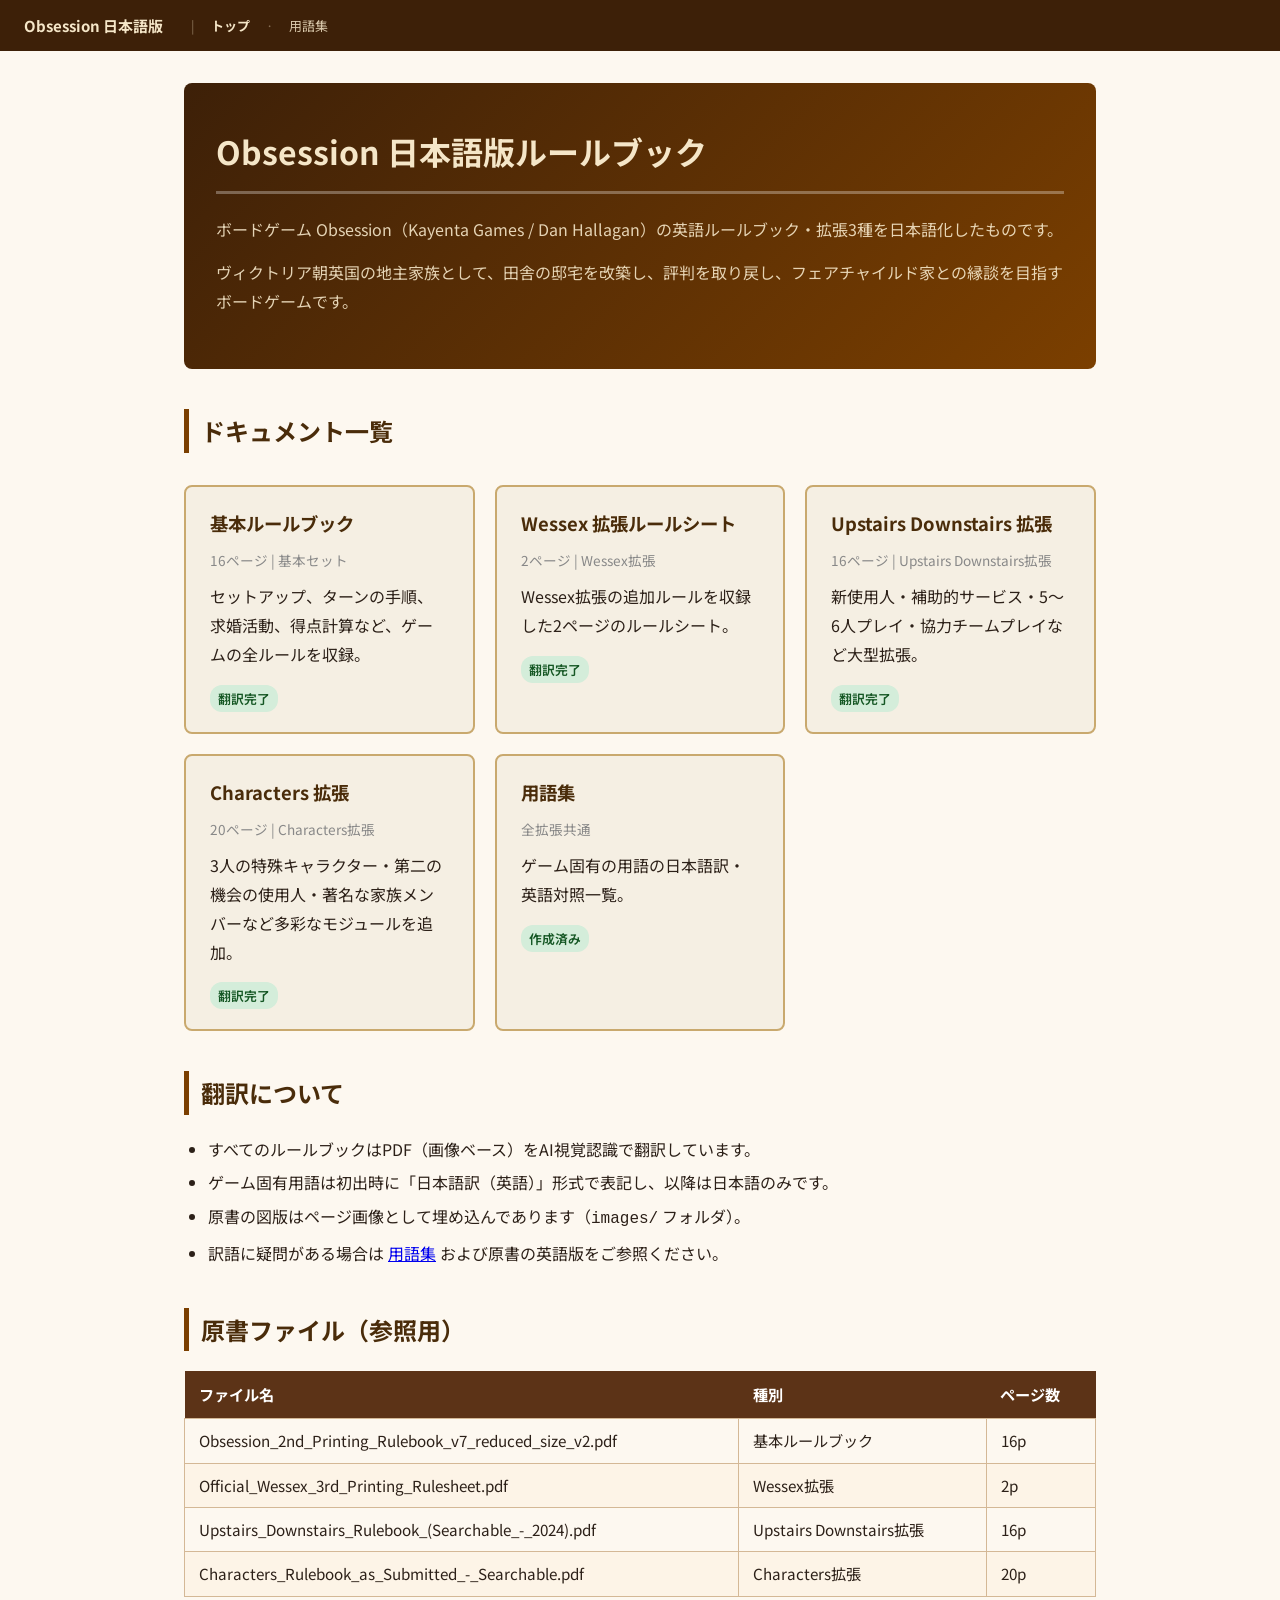
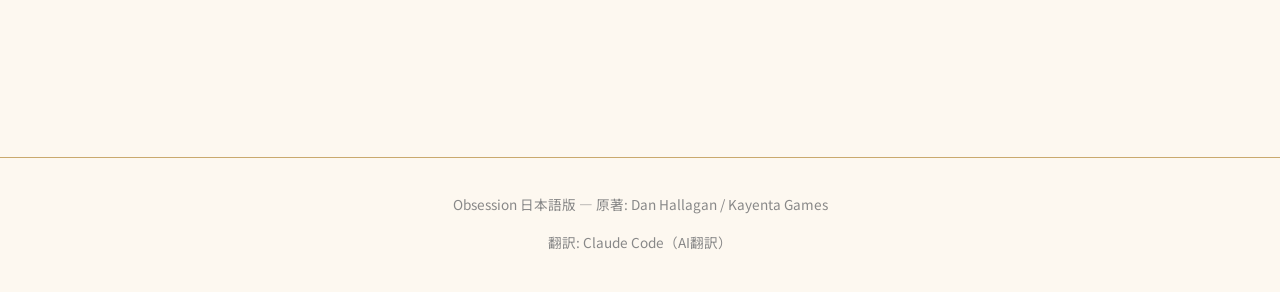
<file: index.html>
<!DOCTYPE html>
<html lang="ja">
<head>
  <meta charset="UTF-8">
  <meta name="viewport" content="width=device-width, initial-scale=1.0">
  <title>Obsession 日本語版 — ルールブック一覧</title>
  <link rel="stylesheet" href="stylesheet.css">
  <style>
    .doc-grid {
      display: grid;
      grid-template-columns: repeat(auto-fill, minmax(280px, 1fr));
      gap: 20px;
      margin: 32px 0;
    }
    .doc-card {
      background: var(--color-rule-bg);
      border: 2px solid var(--color-border);
      border-radius: 8px;
      padding: 20px 24px;
      text-decoration: none;
      color: var(--color-text);
      display: block;
      transition: border-color 0.15s, box-shadow 0.15s;
    }
    .doc-card:hover {
      border-color: var(--color-accent);
      box-shadow: 0 4px 12px rgba(0,0,0,0.1);
    }
    .doc-card h3 { margin: 0 0 8px; color: var(--color-heading); font-size: 1.15em; }
    .doc-card .meta { font-size: 0.85em; color: #888; margin-bottom: 8px; }
    .doc-card .status {
      display: inline-block;
      font-size: 0.8em;
      padding: 2px 8px;
      border-radius: 12px;
      font-weight: 600;
    }
    .status-done { background: #d4edda; color: #155724; }
    .status-todo { background: #f8d7da; color: #721c24; }
    .status-wip  { background: #fff3cd; color: #856404; }
    .cover-banner {
      background: linear-gradient(135deg, #3d2008 0%, #7b3f00 100%);
      color: #f5e6c8;
      padding: 40px 32px;
      border-radius: 8px;
      margin-bottom: 32px;
    }
    .cover-banner h1 { color: #f5e6c8; border-bottom-color: rgba(255,255,255,0.3); margin-top: 0; }
    .cover-banner p { opacity: 0.9; }
  </style>
</head>
<body>

<nav class="site-nav">
  <span class="nav-title">Obsession 日本語版</span>
  <span class="nav-sep">|</span>
  <strong>トップ</strong>
  <span class="nav-sep">·</span>
  <a href="glossary.html">用語集</a>
</nav>

<main>
  <div class="cover-banner">
    <h1>Obsession 日本語版ルールブック</h1>
    <p>ボードゲーム Obsession（Kayenta Games / Dan Hallagan）の英語ルールブック・拡張3種を日本語化したものです。</p>
    <p>ヴィクトリア朝英国の地主家族として、田舎の邸宅を改築し、評判を取り戻し、フェアチャイルド家との縁談を目指すボードゲームです。</p>
  </div>

  <h2>ドキュメント一覧</h2>

  <div class="doc-grid">
    <a class="doc-card" href="main_rulebook.html">
      <h3>基本ルールブック</h3>
      <div class="meta">16ページ | 基本セット</div>
      <p>セットアップ、ターンの手順、求婚活動、得点計算など、ゲームの全ルールを収録。</p>
      <span class="status status-done">翻訳完了</span>
    </a>

    <a class="doc-card" href="wessex_expansion.html">
      <h3>Wessex 拡張ルールシート</h3>
      <div class="meta">2ページ | Wessex拡張</div>
      <p>Wessex拡張の追加ルールを収録した2ページのルールシート。</p>
      <span class="status status-done">翻訳完了</span>
    </a>

    <a class="doc-card" href="upstairs_downstairs_expansion.html">
      <h3>Upstairs Downstairs 拡張</h3>
      <div class="meta">16ページ | Upstairs Downstairs拡張</div>
      <p>新使用人・補助的サービス・5〜6人プレイ・協力チームプレイなど大型拡張。</p>
      <span class="status status-done">翻訳完了</span>
    </a>

    <a class="doc-card" href="characters_expansion.html">
      <h3>Characters 拡張</h3>
      <div class="meta">20ページ | Characters拡張</div>
      <p>3人の特殊キャラクター・第二の機会の使用人・著名な家族メンバーなど多彩なモジュールを追加。</p>
      <span class="status status-done">翻訳完了</span>
    </a>

    <a class="doc-card" href="glossary.html">
      <h3>用語集</h3>
      <div class="meta">全拡張共通</div>
      <p>ゲーム固有の用語の日本語訳・英語対照一覧。</p>
      <span class="status status-done">作成済み</span>
    </a>
  </div>

  <h2>翻訳について</h2>
  <ul>
    <li>すべてのルールブックはPDF（画像ベース）をAI視覚認識で翻訳しています。</li>
    <li>ゲーム固有用語は初出時に「日本語訳（英語）」形式で表記し、以降は日本語のみです。</li>
    <li>原書の図版はページ画像として埋め込んであります（<code>images/</code> フォルダ）。</li>
    <li>訳語に疑問がある場合は <a href="glossary.html">用語集</a> および原書の英語版をご参照ください。</li>
  </ul>

  <h2>原書ファイル（参照用）</h2>
  <table>
    <thead>
      <tr><th>ファイル名</th><th>種別</th><th>ページ数</th></tr>
    </thead>
    <tbody>
      <tr>
        <td>Obsession_2nd_Printing_Rulebook_v7_reduced_size_v2.pdf</td>
        <td>基本ルールブック</td>
        <td>16p</td>
      </tr>
      <tr>
        <td>Official_Wessex_3rd_Printing_Rulesheet.pdf</td>
        <td>Wessex拡張</td>
        <td>2p</td>
      </tr>
      <tr>
        <td>Upstairs_Downstairs_Rulebook_(Searchable_-_2024).pdf</td>
        <td>Upstairs Downstairs拡張</td>
        <td>16p</td>
      </tr>
      <tr>
        <td>Characters_Rulebook_as_Submitted_-_Searchable.pdf</td>
        <td>Characters拡張</td>
        <td>20p</td>
      </tr>
    </tbody>
  </table>
</main>

<footer>
  <p>Obsession 日本語版 — 原著: Dan Hallagan / Kayenta Games</p>
  <p>翻訳: Claude Code（AI翻訳）</p>
</footer>

</body>
</html>
</file>
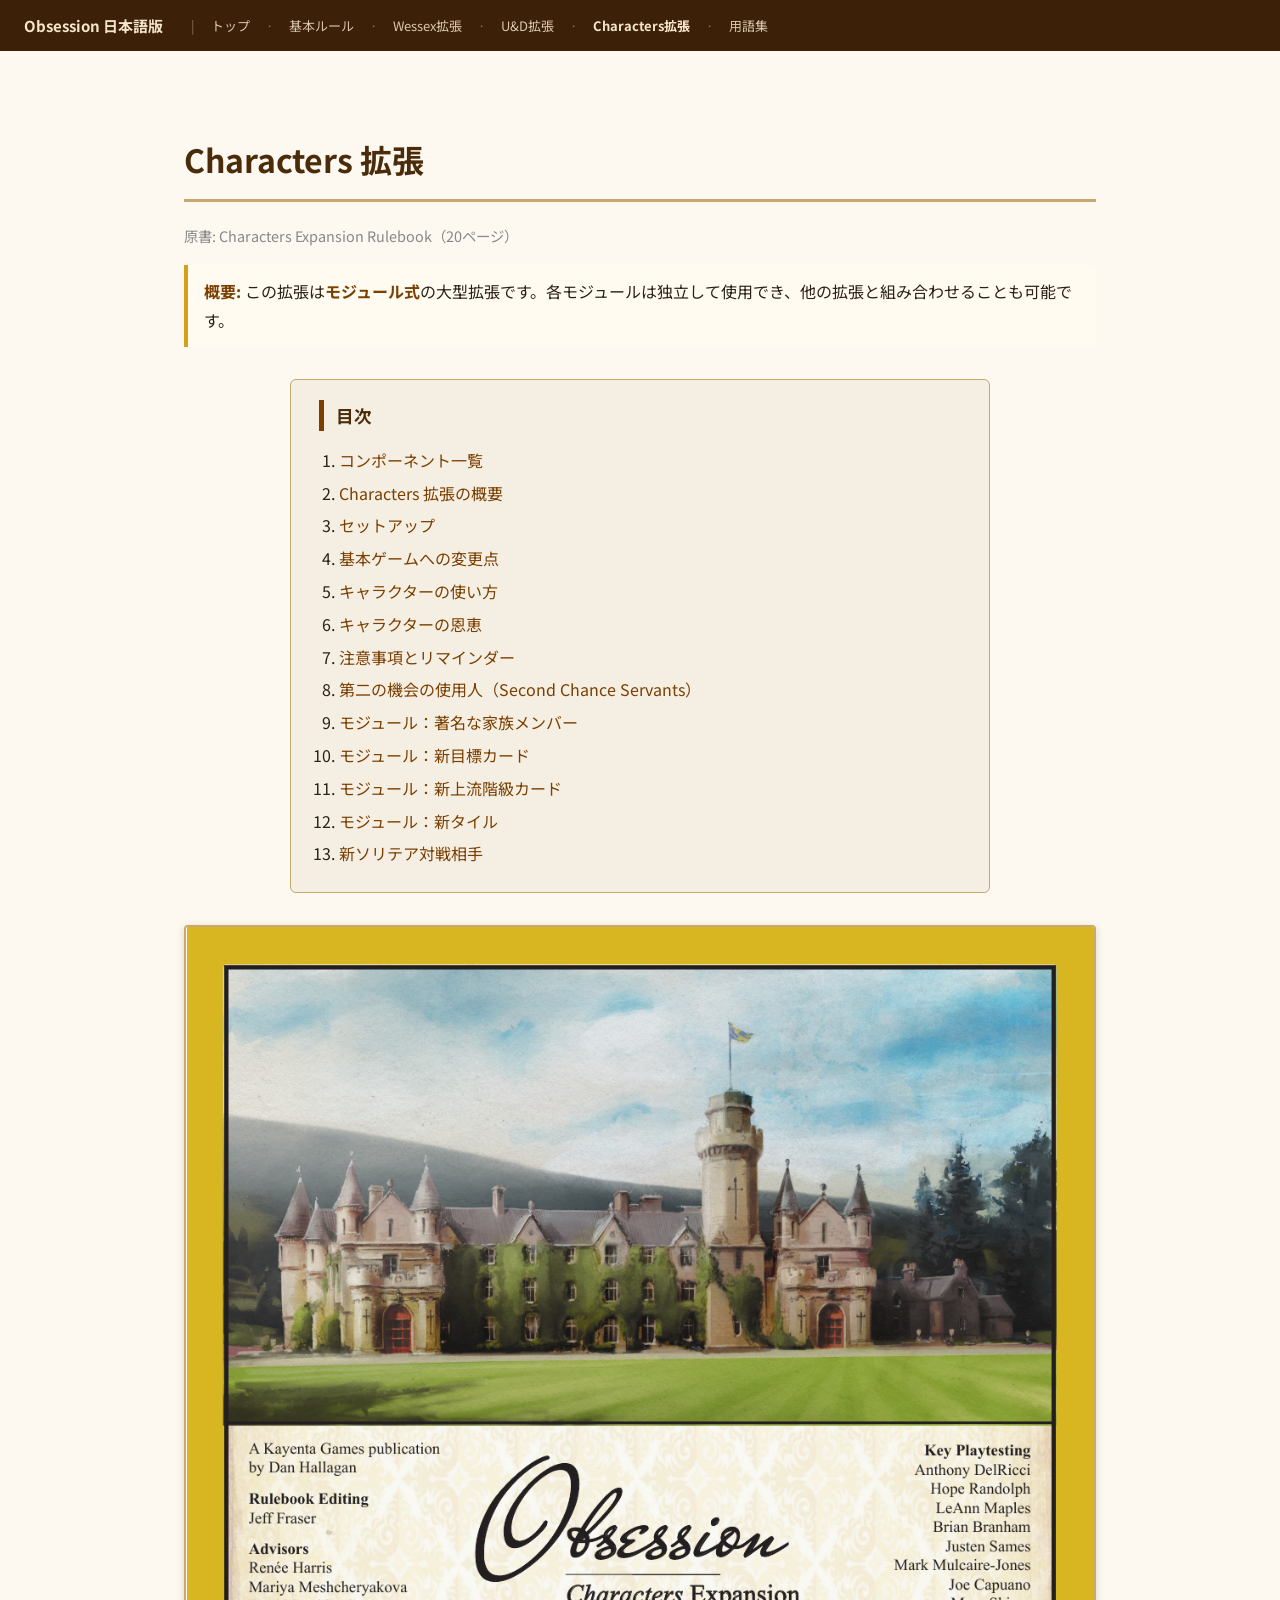
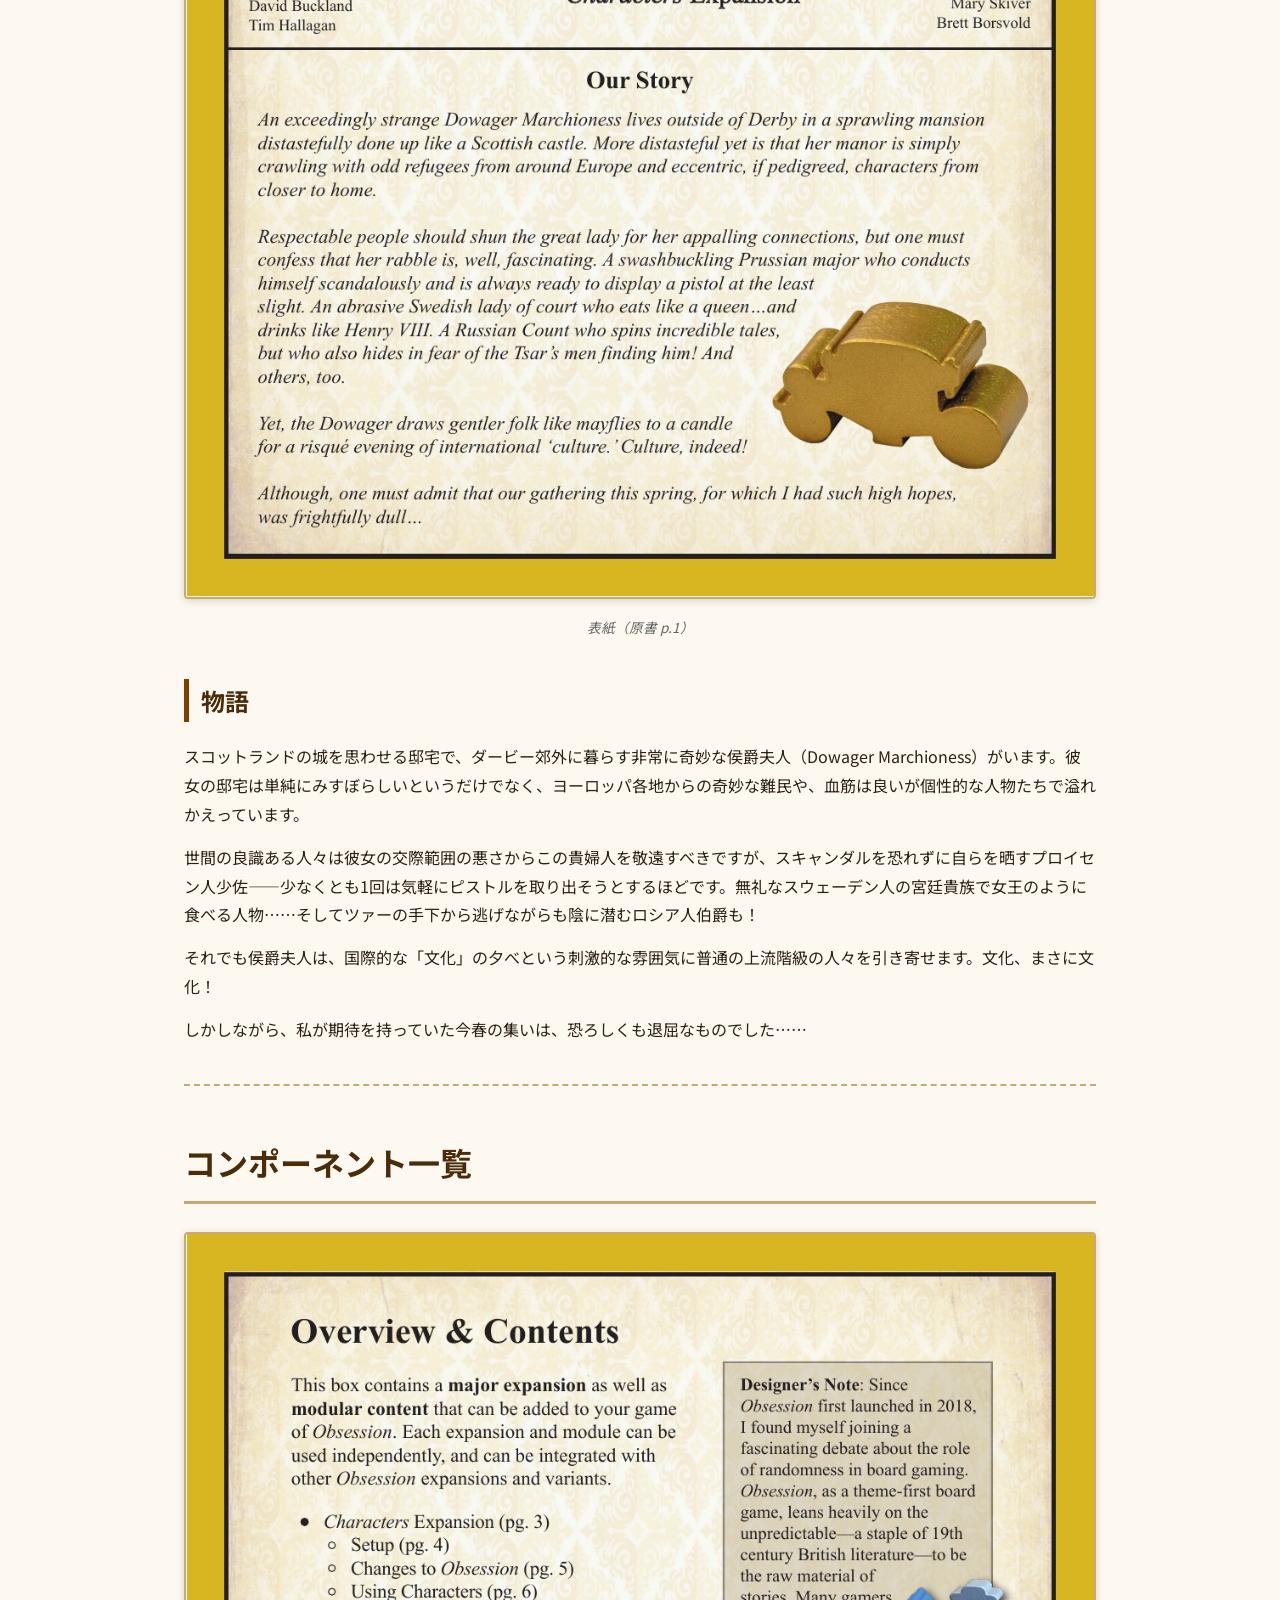
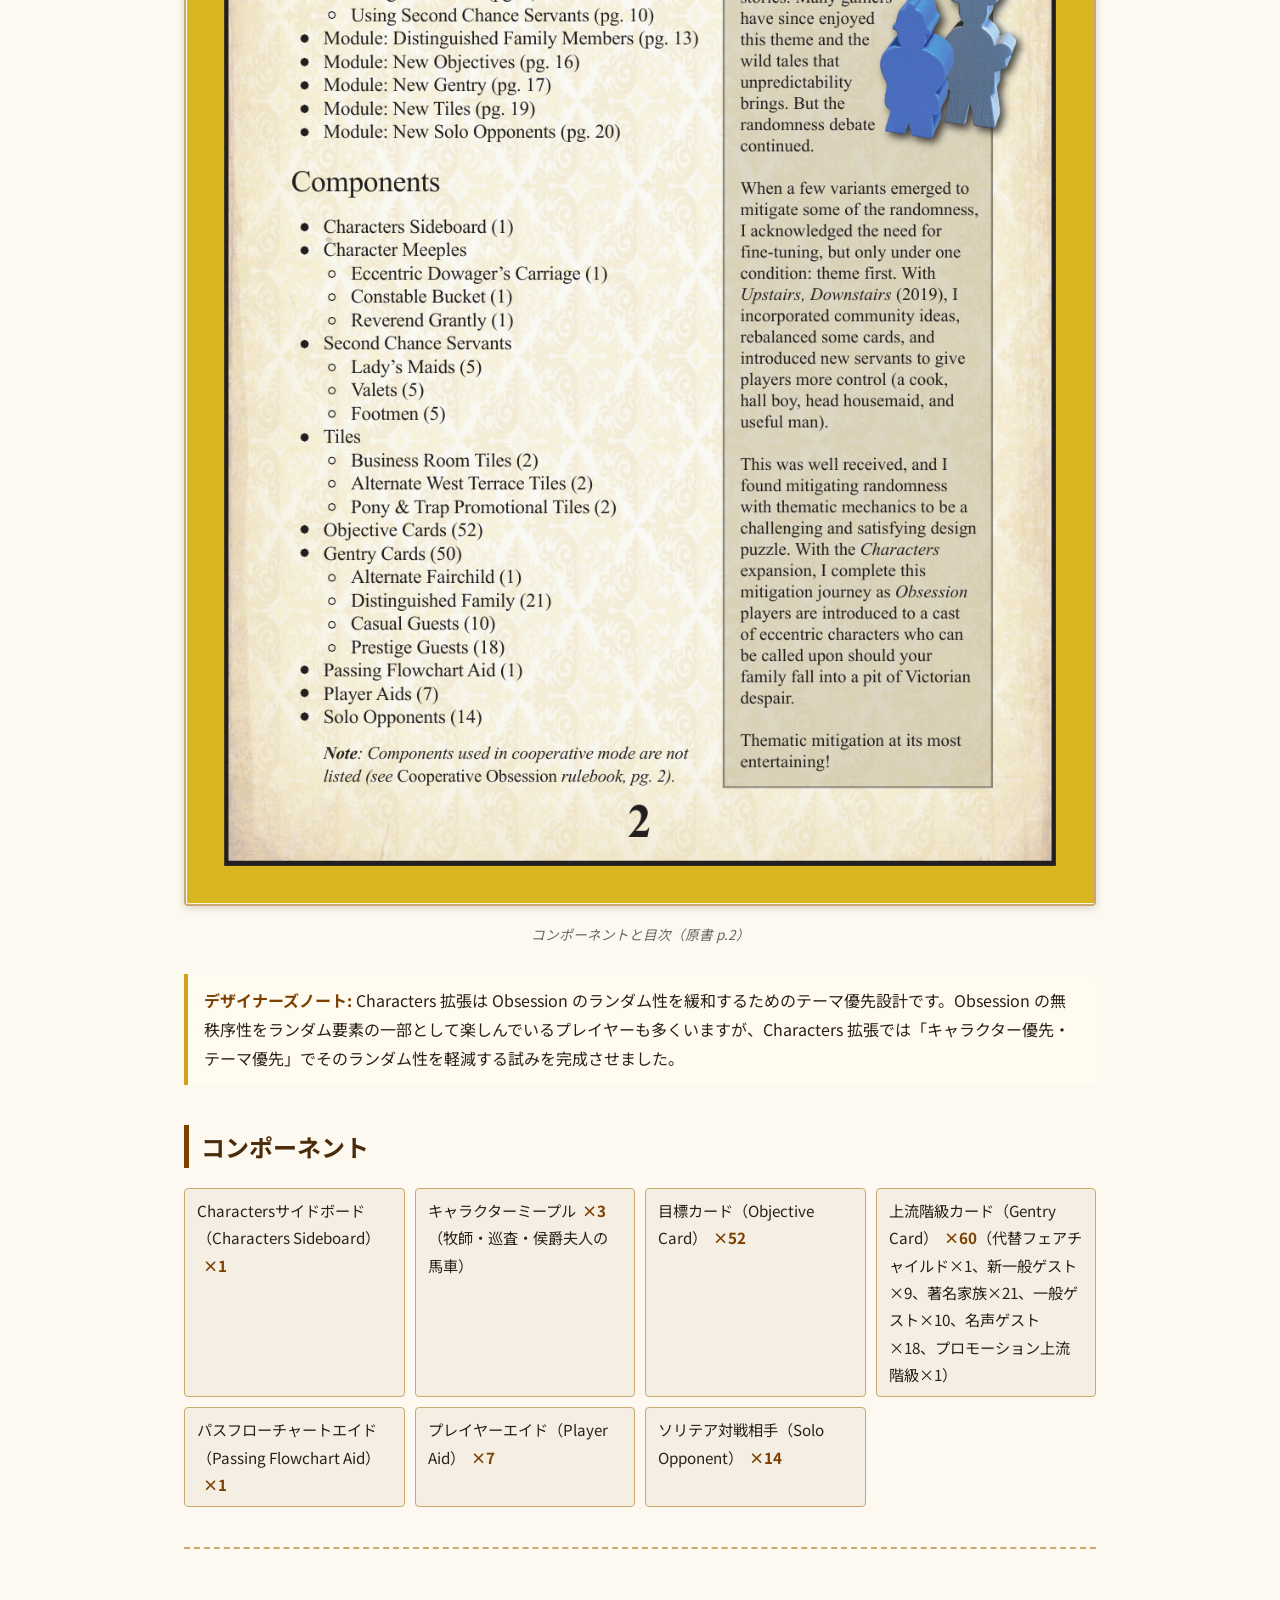
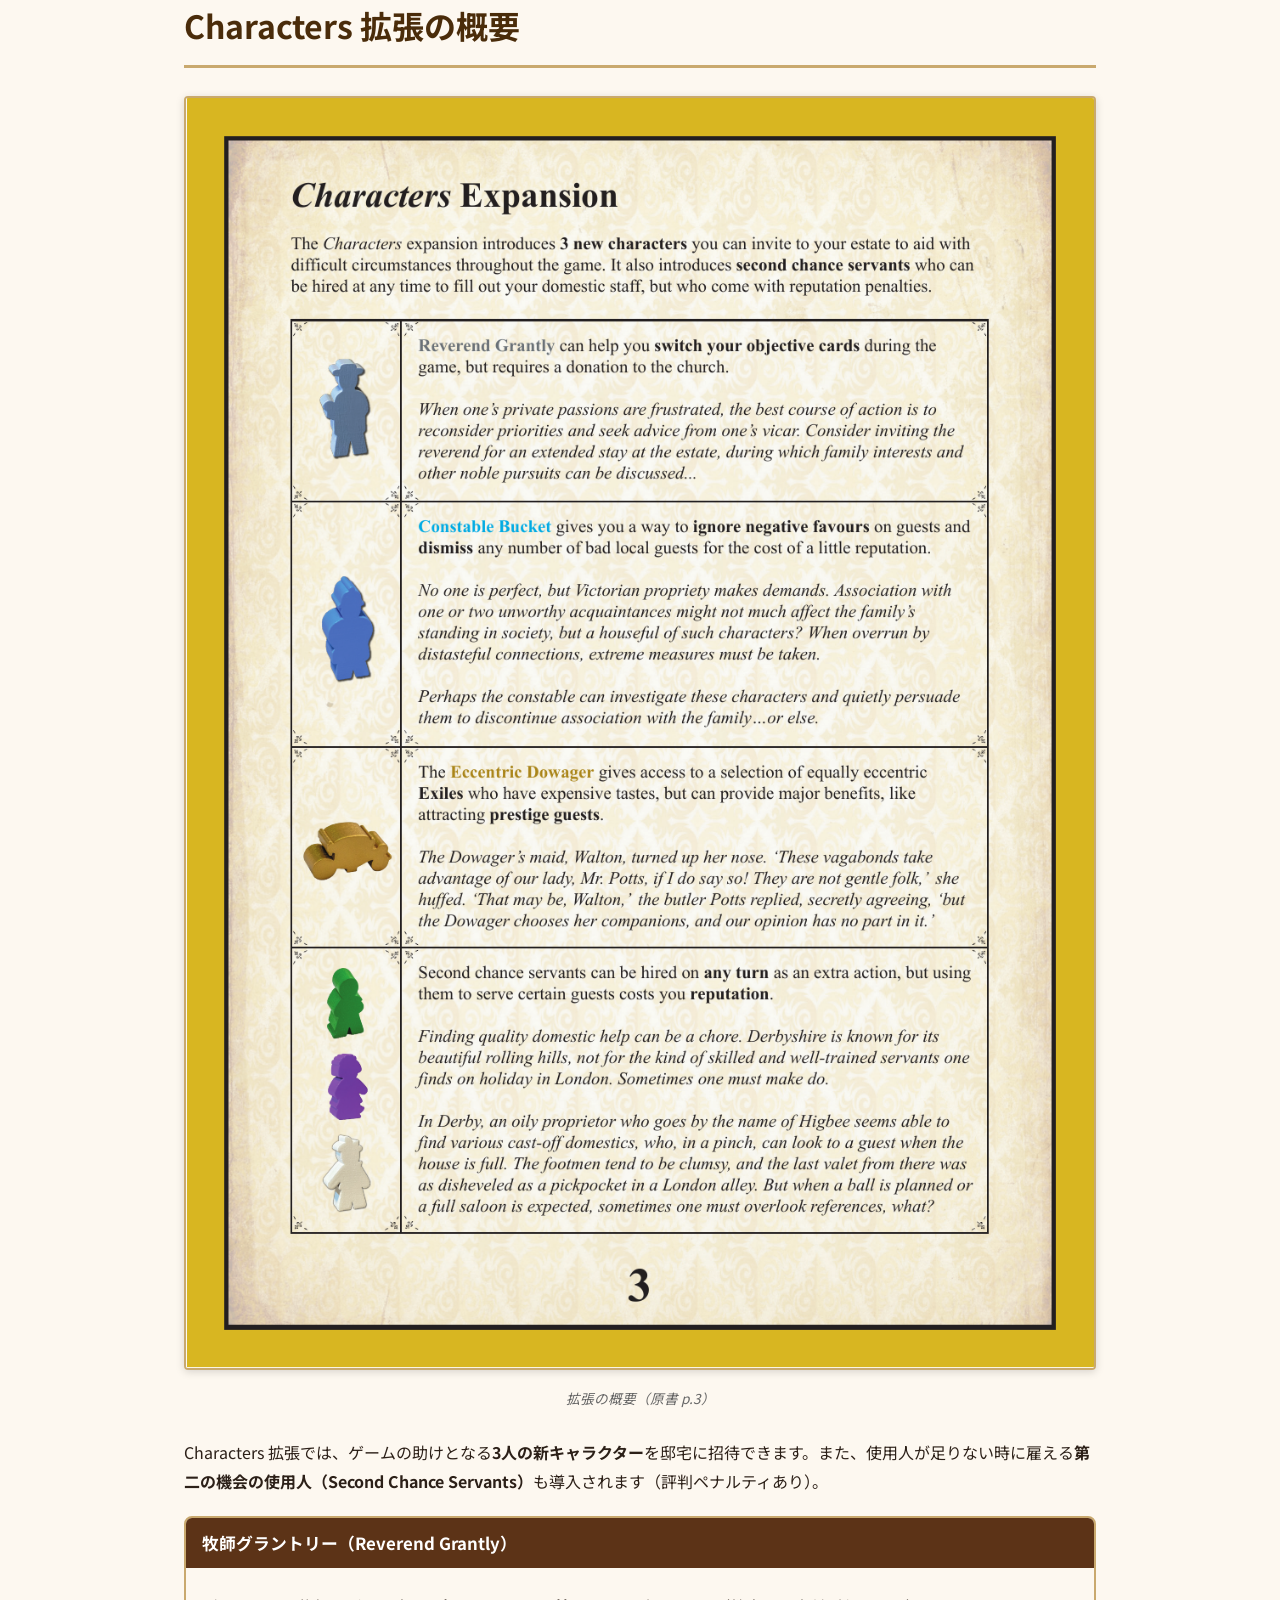
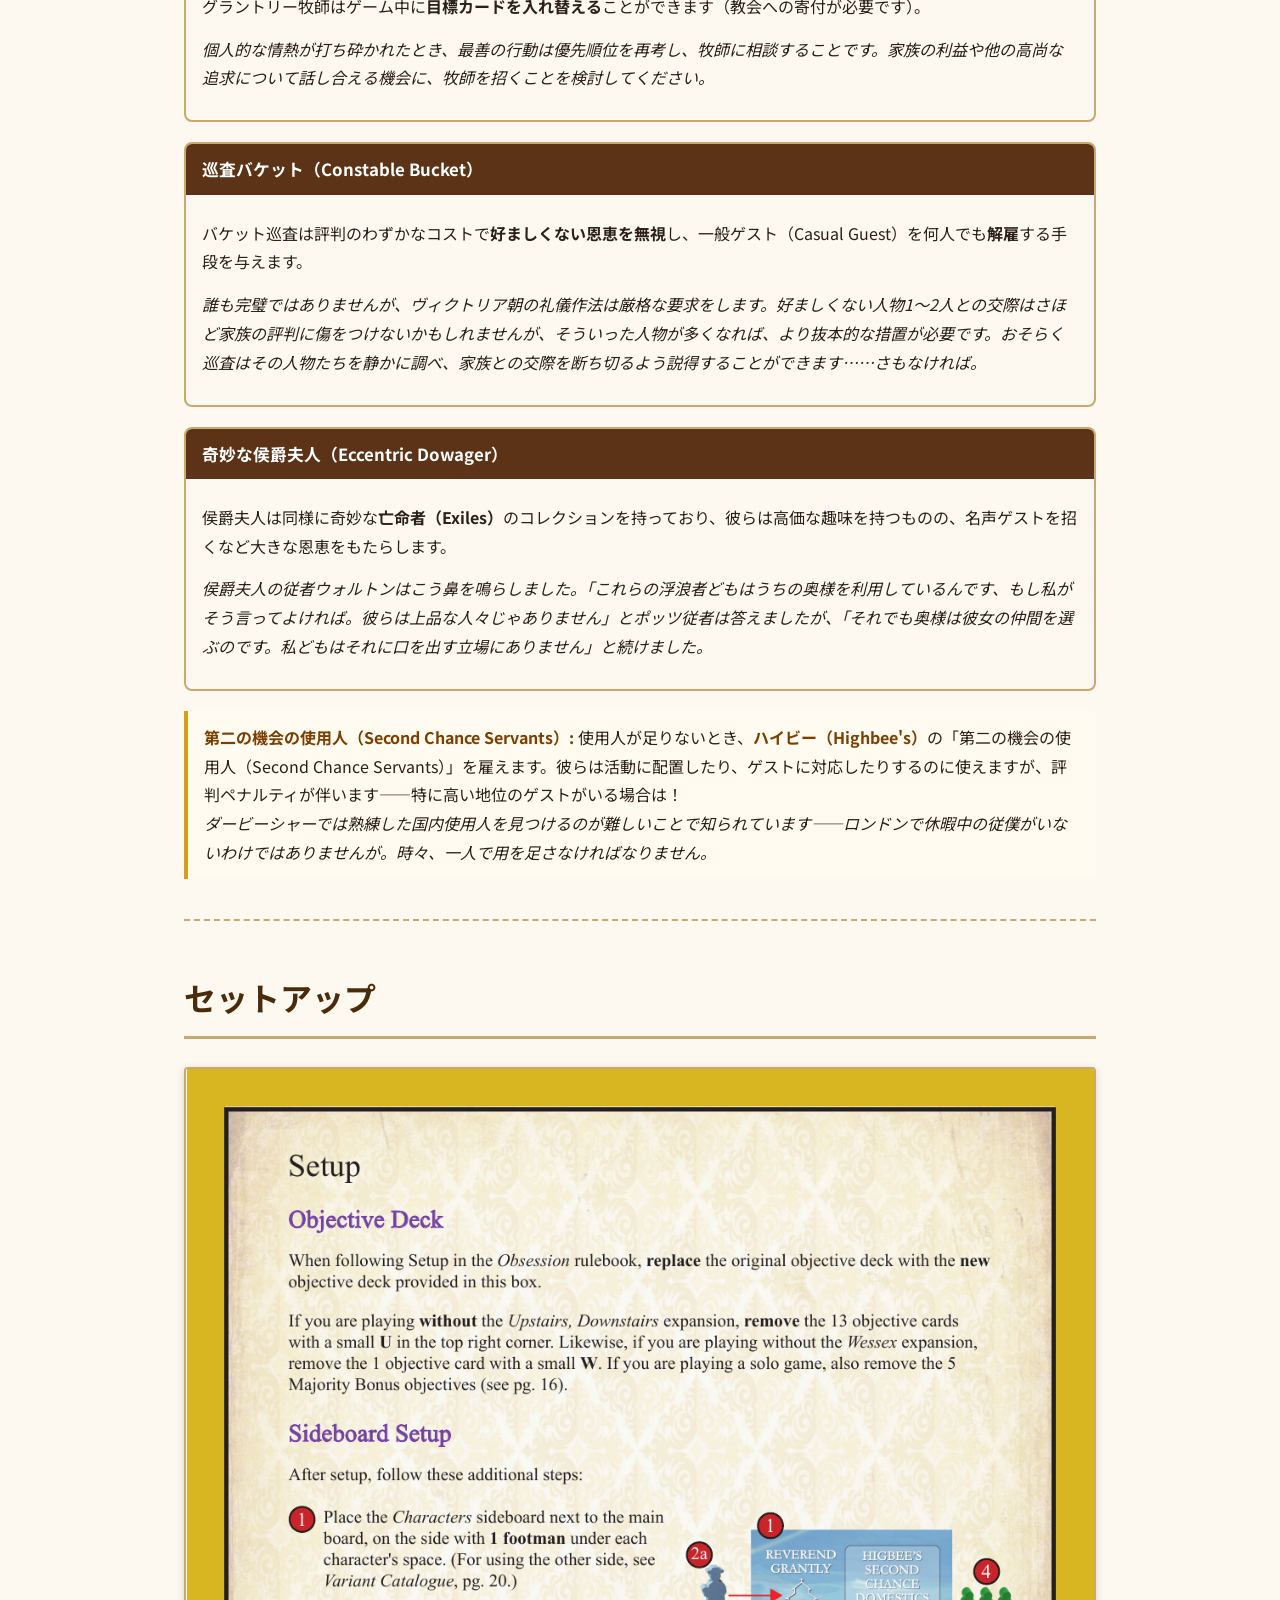
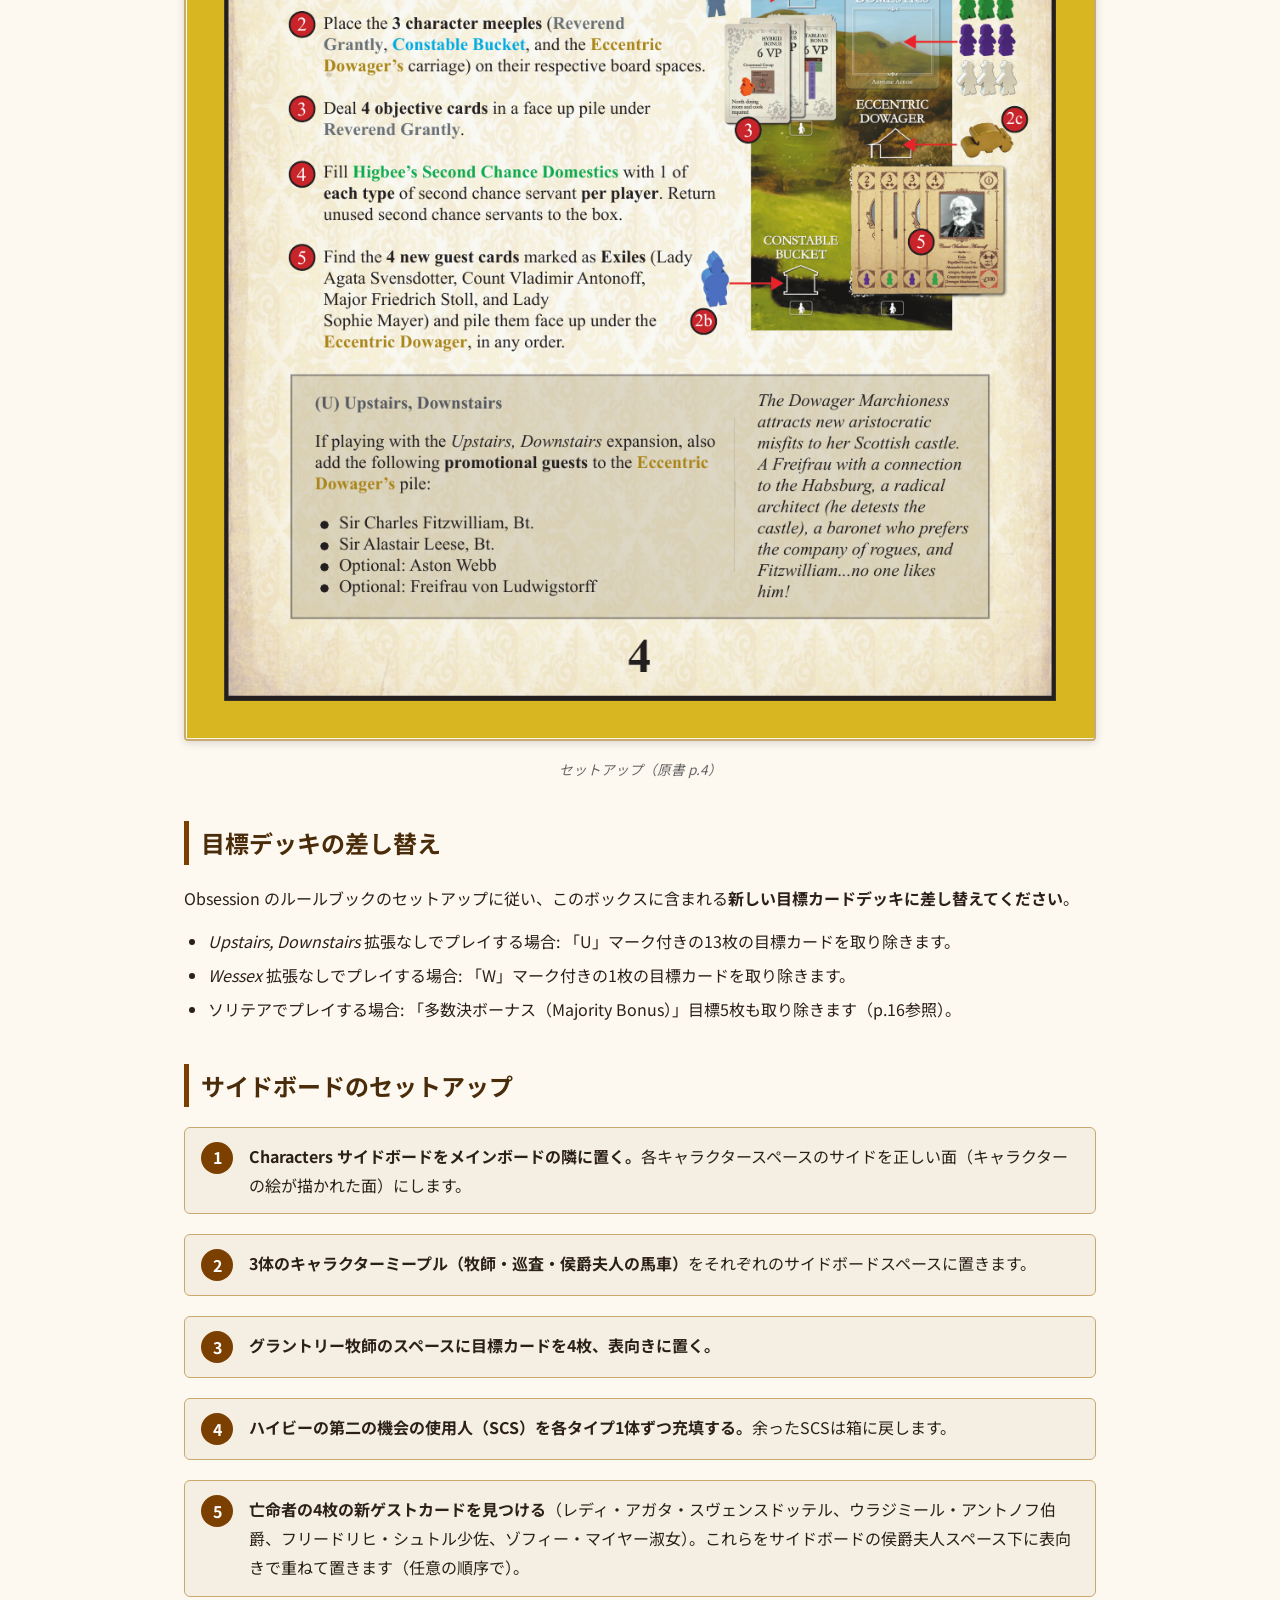
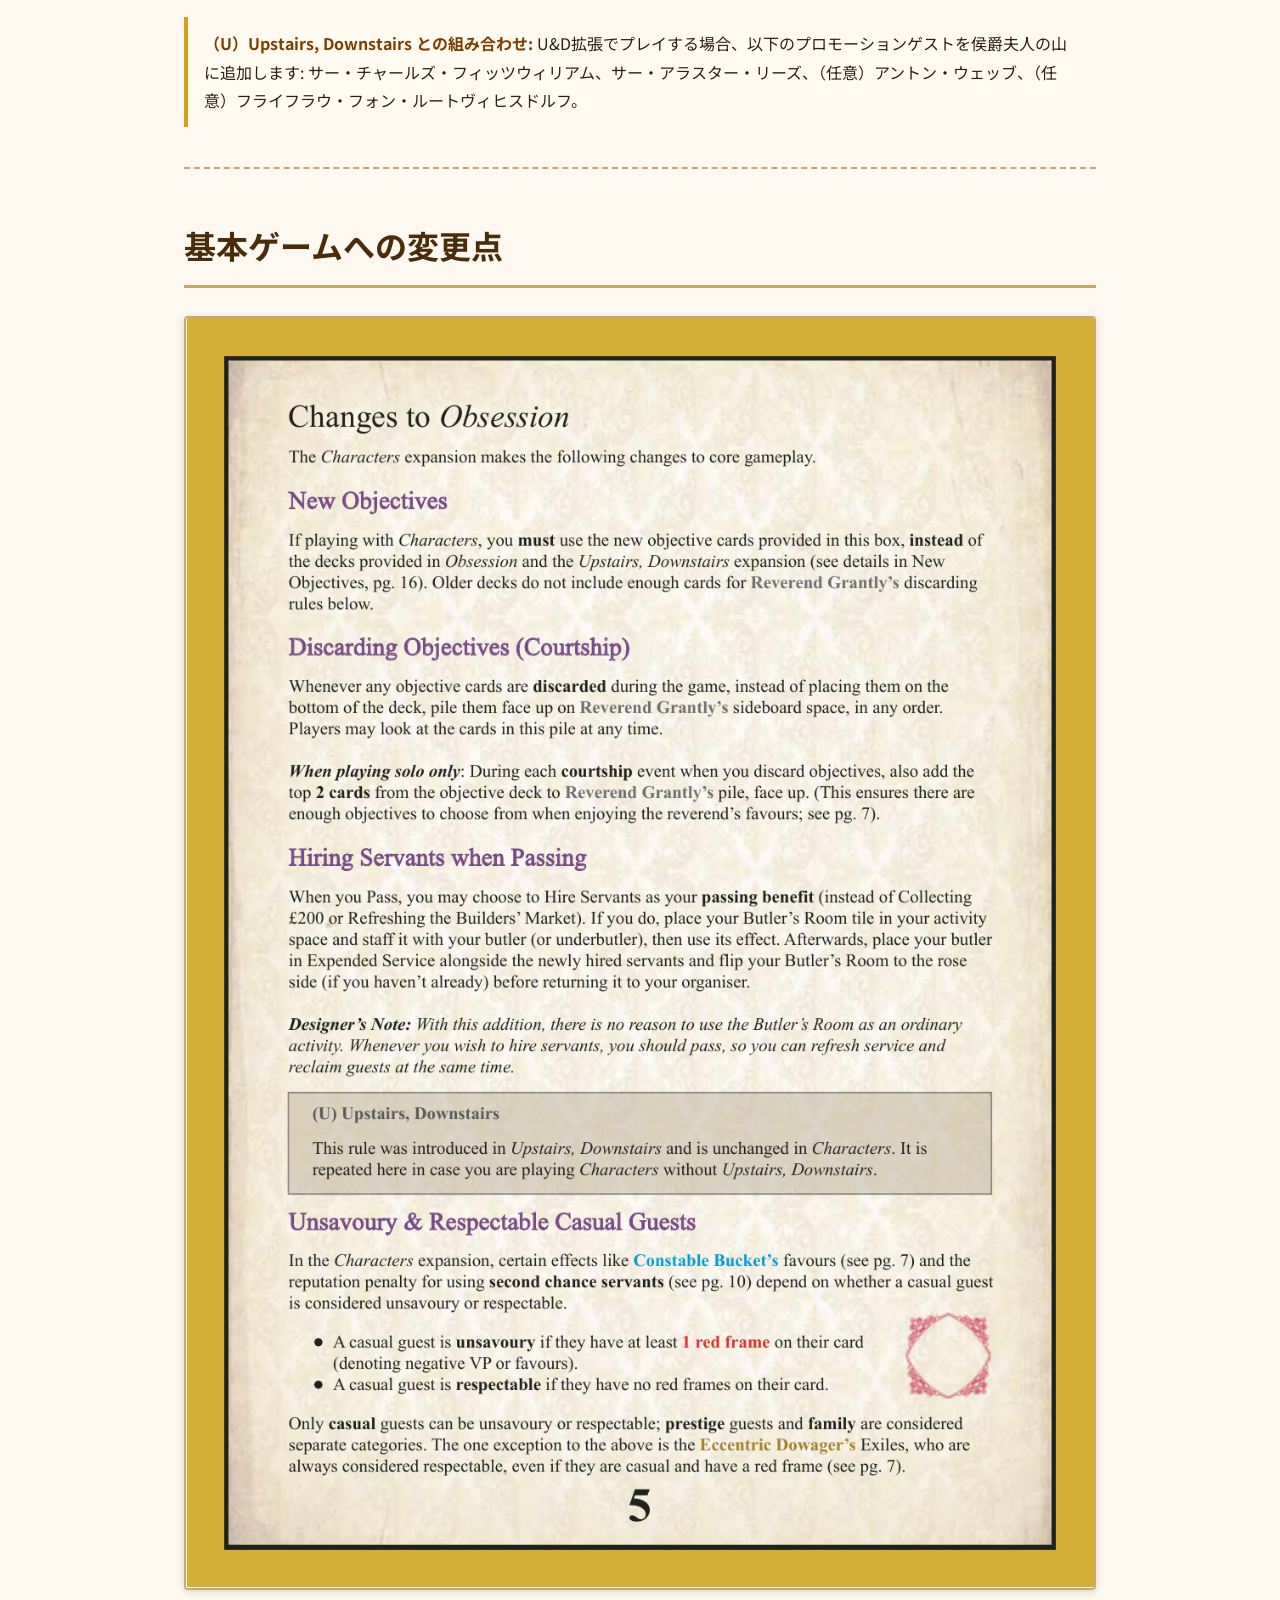
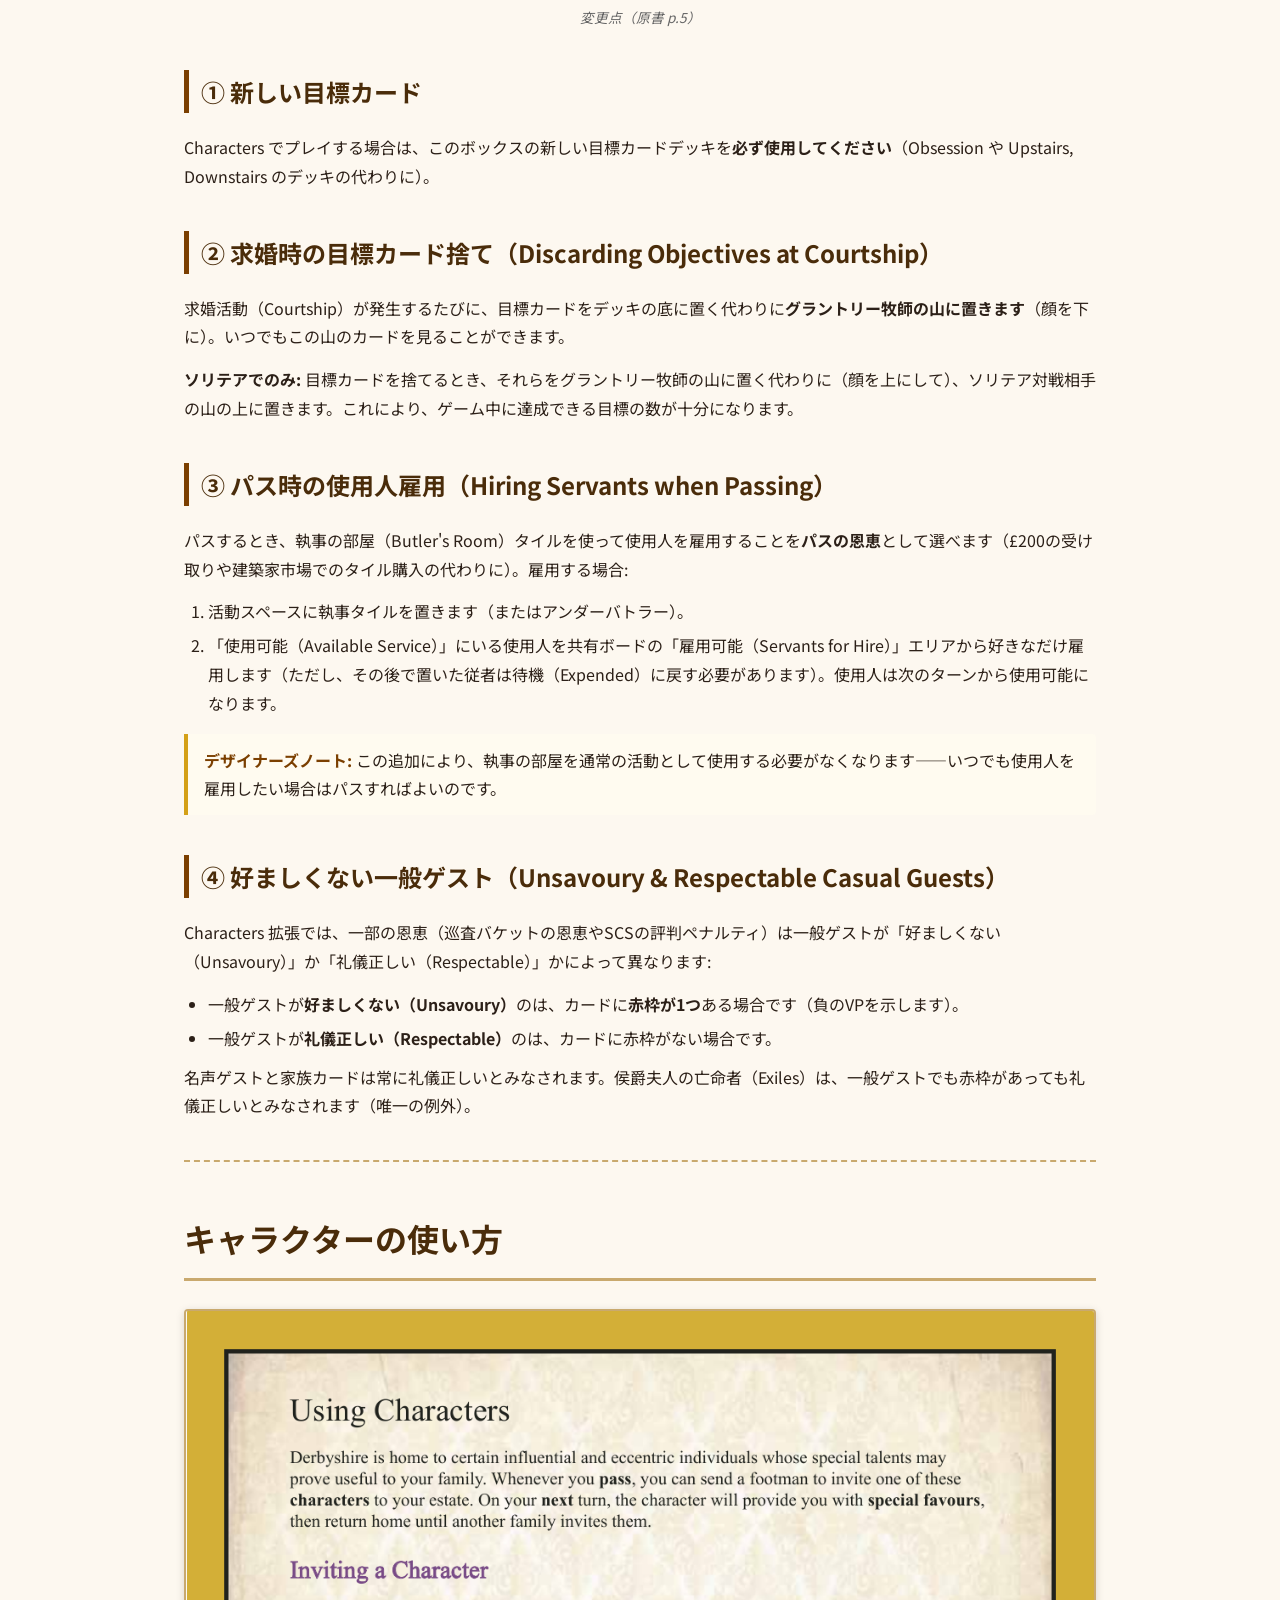
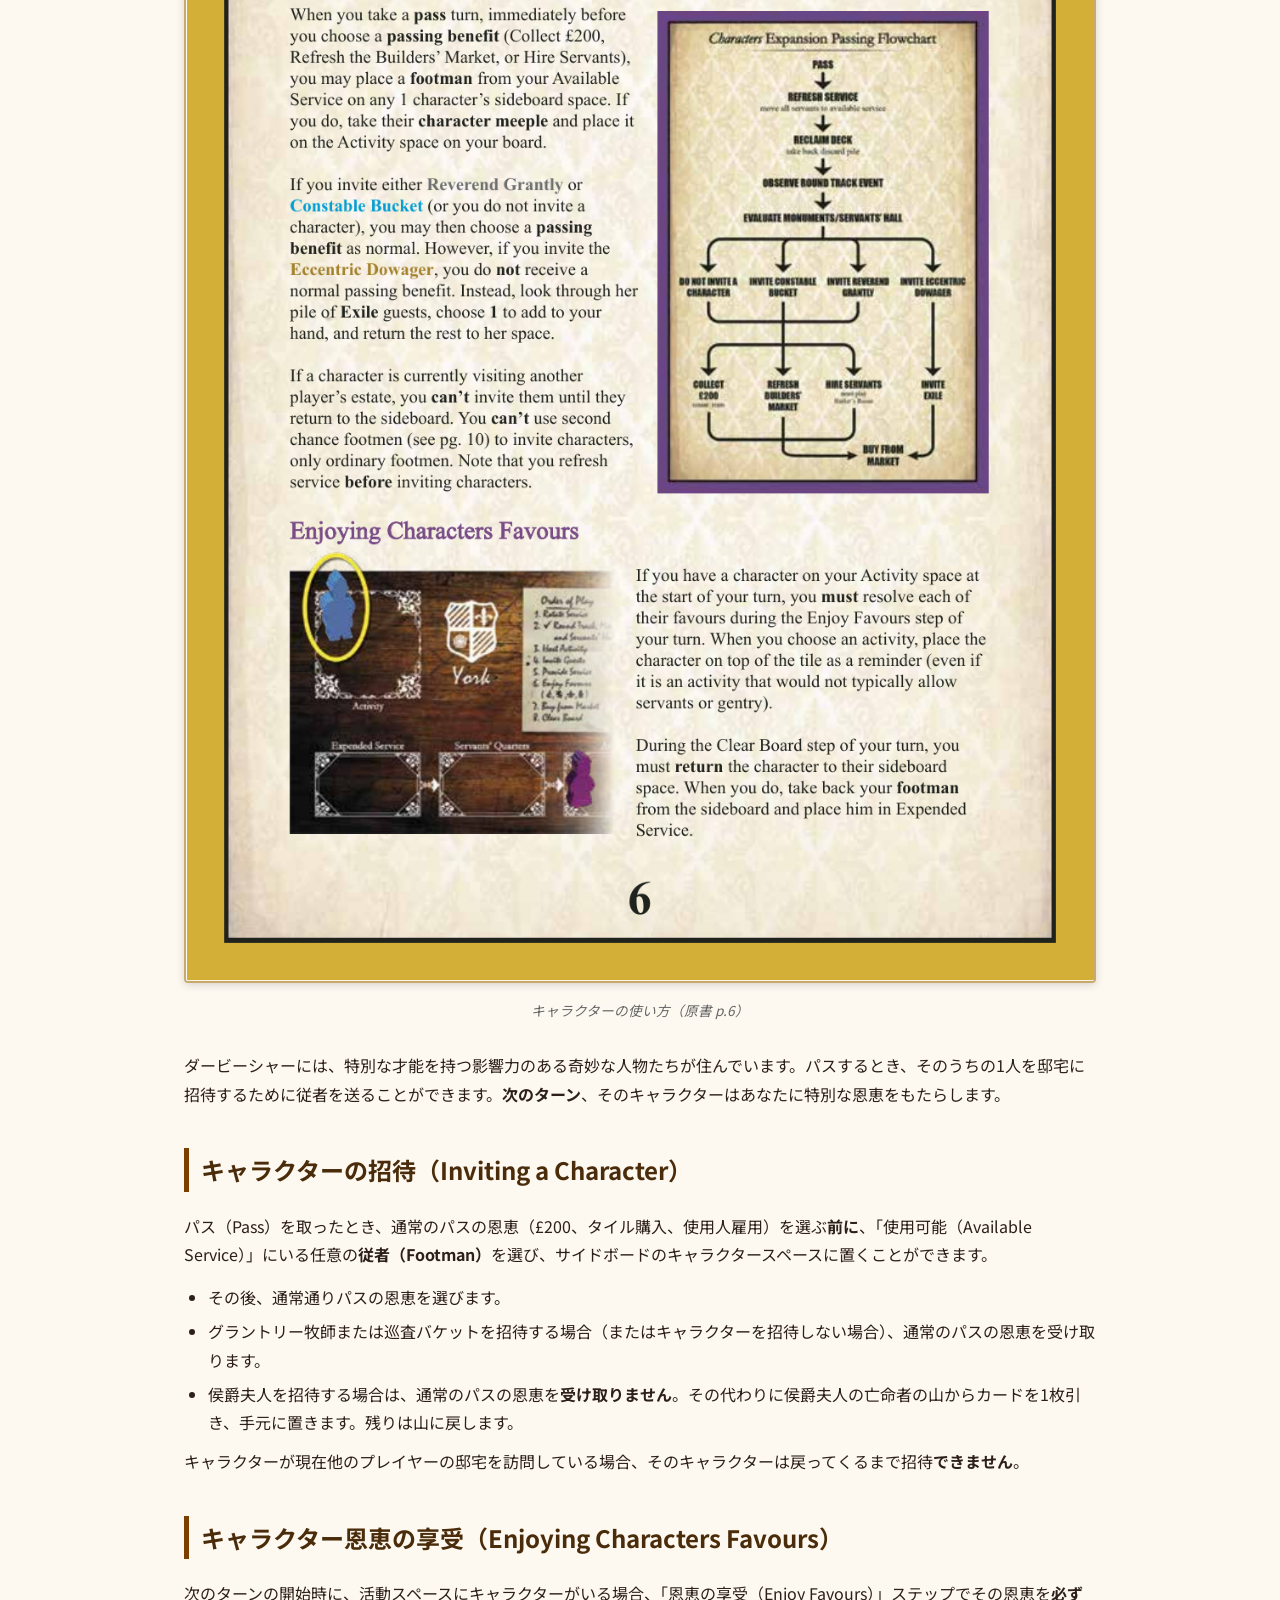
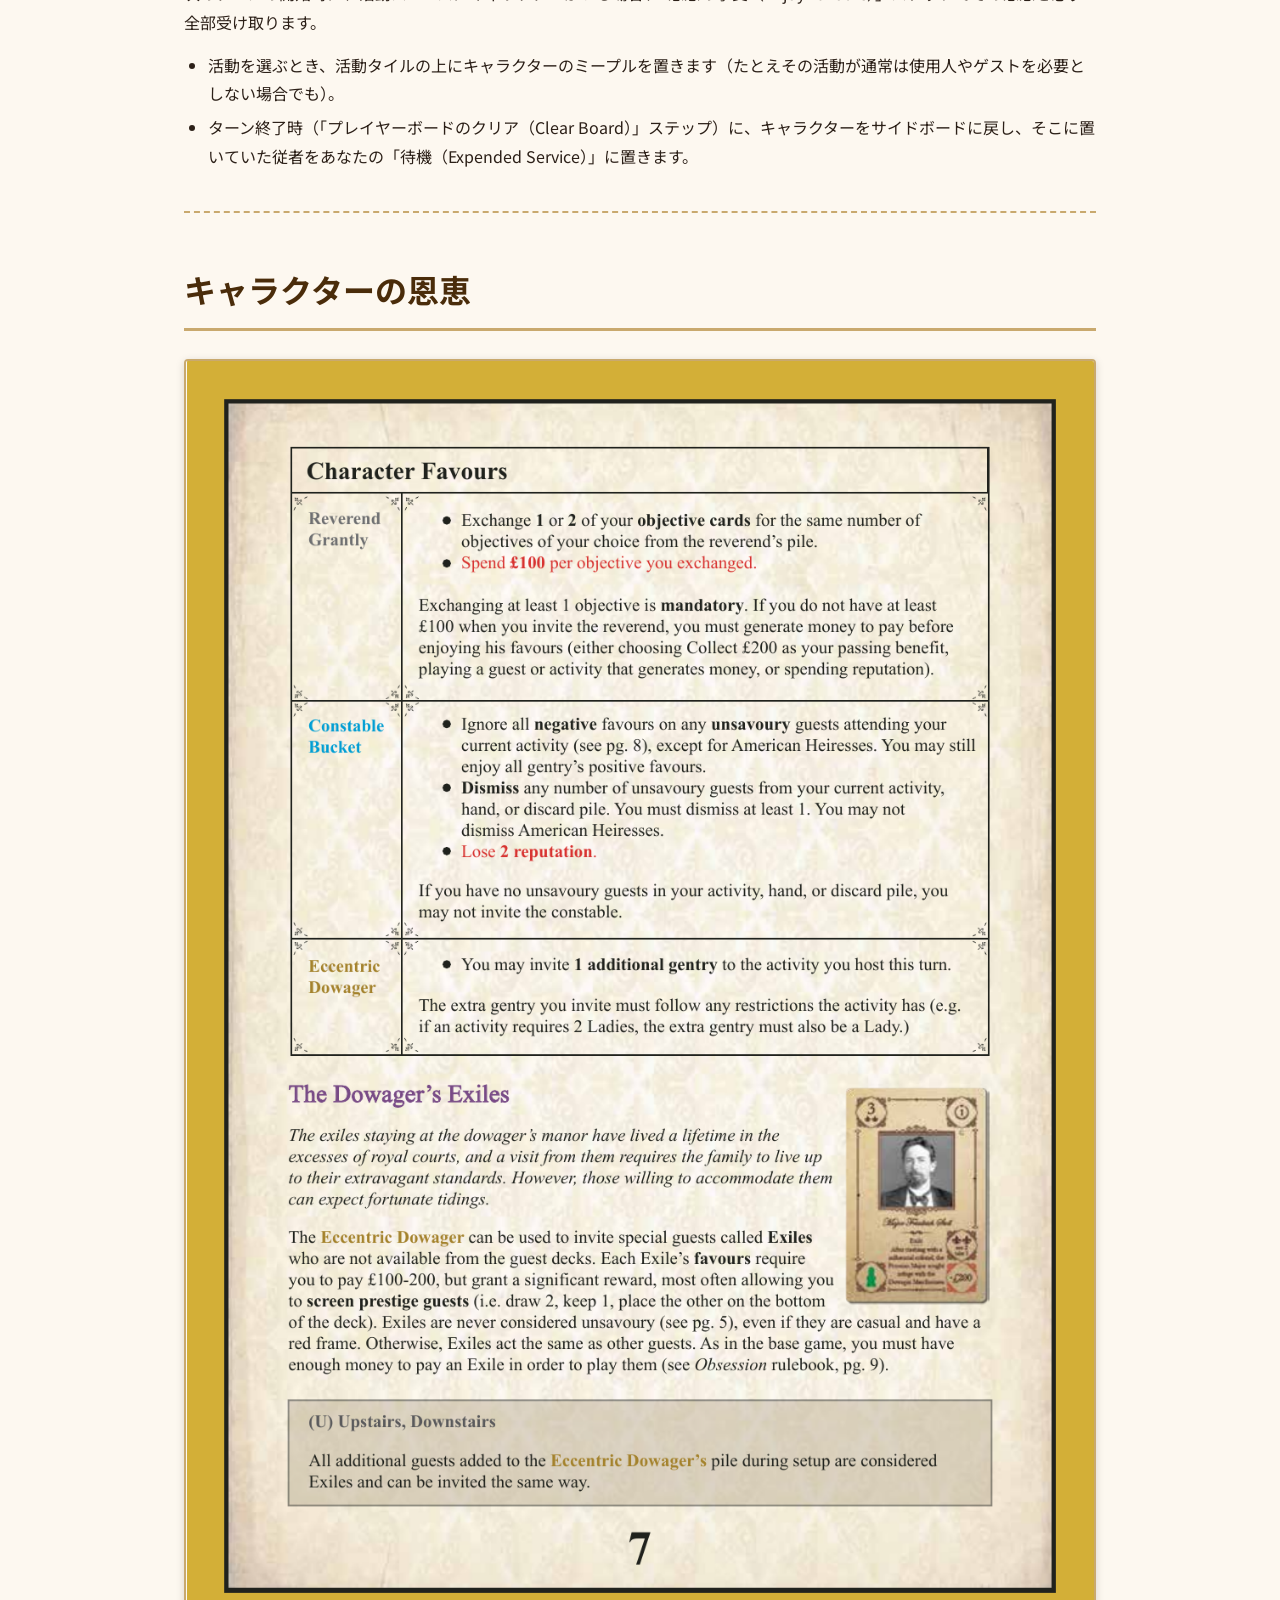
<file: characters_expansion.html>
<!DOCTYPE html>
<html lang="ja">
<head>
  <meta charset="UTF-8">
  <meta name="viewport" content="width=device-width, initial-scale=1.0">
  <title>Obsession: Characters 拡張（日本語版）</title>
  <link rel="stylesheet" href="stylesheet.css">
  <style>
    .character-block {
      border: 2px solid var(--color-border);
      border-radius: 8px;
      margin: 20px 0;
      overflow: hidden;
    }
    .character-block .char-header {
      background: var(--color-table-header);
      color: #fff;
      padding: 10px 16px;
      font-weight: 700;
      font-size: 1.05em;
    }
    .character-block .char-body {
      padding: 14px 16px;
    }
    .favour-row {
      display: flex;
      gap: 14px;
      align-items: flex-start;
      padding: 10px 0;
      border-bottom: 1px solid var(--color-border);
    }
    .favour-row:last-child { border-bottom: none; }
    .favour-icon {
      width: 40px;
      flex-shrink: 0;
      font-size: 1.5em;
      text-align: center;
    }
    .penalty-box {
      background: #fff0f0;
      border: 1px solid #e74c3c;
      border-radius: 4px;
      padding: 4px 10px;
      display: inline-block;
      color: #c0392b;
      font-weight: 700;
    }
    .module-badge {
      display: inline-block;
      background: #2c3e50;
      color: #f1c40f;
      font-size: 0.78em;
      font-weight: 700;
      padding: 2px 9px;
      border-radius: 10px;
      vertical-align: middle;
      margin-left: 8px;
      letter-spacing: 0.03em;
    }
  </style>
</head>
<body>

<nav class="site-nav">
  <span class="nav-title">Obsession 日本語版</span>
  <span class="nav-sep">|</span>
  <a href="index.html">トップ</a>
  <span class="nav-sep">·</span>
  <a href="main_rulebook.html">基本ルール</a>
  <span class="nav-sep">·</span>
  <a href="wessex_expansion.html">Wessex拡張</a>
  <span class="nav-sep">·</span>
  <a href="upstairs_downstairs_expansion.html">U&amp;D拡張</a>
  <span class="nav-sep">·</span>
  <strong>Characters拡張</strong>
  <span class="nav-sep">·</span>
  <a href="glossary.html">用語集</a>
</nav>

<main>

<h1>Characters 拡張</h1>
<p style="color:#888; font-size:0.9em;">原書: Characters Expansion Rulebook（20ページ）</p>

<div class="note">
  <strong>概要:</strong> この拡張は<strong>モジュール式</strong>の大型拡張です。各モジュールは独立して使用でき、他の拡張と組み合わせることも可能です。
</div>

<nav class="toc">
  <h2>目次</h2>
  <ol>
    <li><a href="#chars-components">コンポーネント一覧</a></li>
    <li><a href="#chars-overview">Characters 拡張の概要</a></li>
    <li><a href="#chars-setup">セットアップ</a></li>
    <li><a href="#chars-changes">基本ゲームへの変更点</a></li>
    <li><a href="#chars-using">キャラクターの使い方</a></li>
    <li><a href="#chars-favours">キャラクターの恩恵</a></li>
    <li><a href="#chars-clarifications">注意事項とリマインダー</a></li>
    <li><a href="#scs">第二の機会の使用人（Second Chance Servants）</a></li>
    <li><a href="#dfm">モジュール：著名な家族メンバー</a></li>
    <li><a href="#new-objectives">モジュール：新目標カード</a></li>
    <li><a href="#new-gentry">モジュール：新上流階級カード</a></li>
    <li><a href="#new-tiles-chars">モジュール：新タイル</a></li>
    <li><a href="#solo-chars">新ソリテア対戦相手</a></li>
  </ol>
</nav>

<figure>
  <img src="images/characters/page-01.png" alt="Characters拡張 表紙。奇妙な侯爵夫人の物語">
  <figcaption>表紙（原書 p.1）</figcaption>
</figure>

<h2>物語</h2>
<p>
  スコットランドの城を思わせる邸宅で、ダービー郊外に暮らす非常に奇妙な侯爵夫人（Dowager Marchioness）がいます。彼女の邸宅は単純にみすぼらしいというだけでなく、ヨーロッパ各地からの奇妙な難民や、血筋は良いが個性的な人物たちで溢れかえっています。
</p>
<p>
  世間の良識ある人々は彼女の交際範囲の悪さからこの貴婦人を敬遠すべきですが、スキャンダルを恐れずに自らを晒すプロイセン人少佐——少なくとも1回は気軽にピストルを取り出そうとするほどです。無礼なスウェーデン人の宮廷貴族で女王のように食べる人物……そしてツァーの手下から逃げながらも陰に潜むロシア人伯爵も！
</p>
<p>
  それでも侯爵夫人は、国際的な「文化」の夕べという刺激的な雰囲気に普通の上流階級の人々を引き寄せます。文化、まさに文化！
</p>
<p>
  しかしながら、私が期待を持っていた今春の集いは、恐ろしくも退屈なものでした……
</p>

<hr class="section-divider">

<!-- ============================================================ -->
<!-- コンポーネント                                                 -->
<!-- ============================================================ -->
<section id="chars-components">
  <h1>コンポーネント一覧</h1>

  <figure>
    <img src="images/characters/page-02.png" alt="コンポーネント一覧と目次">
    <figcaption>コンポーネントと目次（原書 p.2）</figcaption>
  </figure>

  <div class="note">
    <strong>デザイナーズノート:</strong> Characters 拡張は Obsession のランダム性を緩和するためのテーマ優先設計です。Obsession の無秩序性をランダム要素の一部として楽しんでいるプレイヤーも多くいますが、Characters 拡張では「キャラクター優先・テーマ優先」でそのランダム性を軽減する試みを完成させました。
  </div>

  <h2>コンポーネント</h2>
  <div class="components-grid">
    <div class="component-item">Charactersサイドボード（Characters Sideboard）<span class="qty">×1</span></div>
    <div class="component-item">キャラクターミープル<span class="qty">×3</span>（牧師・巡査・侯爵夫人の馬車）</div>
    <div class="component-item">目標カード（Objective Card）<span class="qty">×52</span></div>
    <div class="component-item">上流階級カード（Gentry Card）<span class="qty">×60</span>（代替フェアチャイルド×1、新一般ゲスト×9、著名家族×21、一般ゲスト×10、名声ゲスト×18、プロモーション上流階級×1）</div>
    <div class="component-item">パスフローチャートエイド（Passing Flowchart Aid）<span class="qty">×1</span></div>
    <div class="component-item">プレイヤーエイド（Player Aid）<span class="qty">×7</span></div>
    <div class="component-item">ソリテア対戦相手（Solo Opponent）<span class="qty">×14</span></div>
  </div>
</section>

<hr class="section-divider">

<!-- ============================================================ -->
<!-- Characters 拡張の概要                                         -->
<!-- ============================================================ -->
<section id="chars-overview">
  <h1>Characters 拡張の概要</h1>

  <figure>
    <img src="images/characters/page-03.png" alt="3人のキャラクターと第二の機会の使用人の概要">
    <figcaption>拡張の概要（原書 p.3）</figcaption>
  </figure>

  <p>
    Characters 拡張では、ゲームの助けとなる<strong>3人の新キャラクター</strong>を邸宅に招待できます。また、使用人が足りない時に雇える<strong>第二の機会の使用人（Second Chance Servants）</strong>も導入されます（評判ペナルティあり）。
  </p>

  <div class="character-block">
    <div class="char-header">牧師グラントリー（Reverend Grantly）</div>
    <div class="char-body">
      <p>グラントリー牧師はゲーム中に<strong>目標カードを入れ替える</strong>ことができます（教会への寄付が必要です）。</p>
      <p><em>個人的な情熱が打ち砕かれたとき、最善の行動は優先順位を再考し、牧師に相談することです。家族の利益や他の高尚な追求について話し合える機会に、牧師を招くことを検討してください。</em></p>
    </div>
  </div>

  <div class="character-block">
    <div class="char-header">巡査バケット（Constable Bucket）</div>
    <div class="char-body">
      <p>バケット巡査は評判のわずかなコストで<strong>好ましくない恩恵を無視</strong>し、一般ゲスト（Casual Guest）を何人でも<strong>解雇</strong>する手段を与えます。</p>
      <p><em>誰も完璧ではありませんが、ヴィクトリア朝の礼儀作法は厳格な要求をします。好ましくない人物1〜2人との交際はさほど家族の評判に傷をつけないかもしれませんが、そういった人物が多くなれば、より抜本的な措置が必要です。おそらく巡査はその人物たちを静かに調べ、家族との交際を断ち切るよう説得することができます……さもなければ。</em></p>
    </div>
  </div>

  <div class="character-block">
    <div class="char-header">奇妙な侯爵夫人（Eccentric Dowager）</div>
    <div class="char-body">
      <p>侯爵夫人は同様に奇妙な<strong>亡命者（Exiles）</strong>のコレクションを持っており、彼らは高価な趣味を持つものの、名声ゲストを招くなど大きな恩恵をもたらします。</p>
      <p><em>侯爵夫人の従者ウォルトンはこう鼻を鳴らしました。「これらの浮浪者どもはうちの奥様を利用しているんです、もし私がそう言ってよければ。彼らは上品な人々じゃありません」とポッツ従者は答えましたが、「それでも奥様は彼女の仲間を選ぶのです。私どもはそれに口を出す立場にありません」と続けました。</em></p>
    </div>
  </div>

  <div class="note">
    <strong>第二の機会の使用人（Second Chance Servants）:</strong> 使用人が足りないとき、<strong>ハイビー（Highbee's）</strong>の「第二の機会の使用人（Second Chance Servants）」を雇えます。彼らは活動に配置したり、ゲストに対応したりするのに使えますが、評判ペナルティが伴います——特に高い地位のゲストがいる場合は！<br>
    <em>ダービーシャーでは熟練した国内使用人を見つけるのが難しいことで知られています——ロンドンで休暇中の従僕がいないわけではありませんが。時々、一人で用を足さなければなりません。</em>
  </div>
</section>

<hr class="section-divider">

<!-- ============================================================ -->
<!-- セットアップ                                                   -->
<!-- ============================================================ -->
<section id="chars-setup">
  <h1>セットアップ</h1>

  <figure>
    <img src="images/characters/page-04.png" alt="目標デッキの差し替えとサイドボードのセットアップ手順">
    <figcaption>セットアップ（原書 p.4）</figcaption>
  </figure>

  <h2>目標デッキの差し替え</h2>
  <p>
    Obsession のルールブックのセットアップに従い、このボックスに含まれる<strong>新しい目標カードデッキに差し替えてください</strong>。
  </p>
  <ul>
    <li><em>Upstairs, Downstairs</em> 拡張なしでプレイする場合: 「U」マーク付きの13枚の目標カードを取り除きます。</li>
    <li><em>Wessex</em> 拡張なしでプレイする場合: 「W」マーク付きの1枚の目標カードを取り除きます。</li>
    <li>ソリテアでプレイする場合: 「多数決ボーナス（Majority Bonus）」目標5枚も取り除きます（p.16参照）。</li>
  </ul>

  <h2>サイドボードのセットアップ</h2>

  <ol class="steps">
    <li>
      <span class="step-num">1</span>
      <div class="step-body">
        <strong>Characters サイドボードをメインボードの隣に置く。</strong>各キャラクタースペースのサイドを正しい面（キャラクターの絵が描かれた面）にします。
      </div>
    </li>
    <li>
      <span class="step-num">2</span>
      <div class="step-body">
        <strong>3体のキャラクターミープル（牧師・巡査・侯爵夫人の馬車）</strong>をそれぞれのサイドボードスペースに置きます。
      </div>
    </li>
    <li>
      <span class="step-num">3</span>
      <div class="step-body">
        <strong>グラントリー牧師のスペースに目標カードを4枚、表向きに置く。</strong>
      </div>
    </li>
    <li>
      <span class="step-num">4</span>
      <div class="step-body">
        <strong>ハイビーの第二の機会の使用人（SCS）を各タイプ1体ずつ充填する。</strong>余ったSCSは箱に戻します。
      </div>
    </li>
    <li>
      <span class="step-num">5</span>
      <div class="step-body">
        <strong>亡命者の4枚の新ゲストカードを見つける</strong>（レディ・アガタ・スヴェンスドッテル、ウラジミール・アントノフ伯爵、フリードリヒ・シュトル少佐、ゾフィー・マイヤー淑女）。これらをサイドボードの侯爵夫人スペース下に表向きで重ねて置きます（任意の順序で）。
      </div>
    </li>
  </ol>

  <div class="note">
    <strong>（U）Upstairs, Downstairs との組み合わせ:</strong> U&D拡張でプレイする場合、以下のプロモーションゲストを侯爵夫人の山に追加します: サー・チャールズ・フィッツウィリアム、サー・アラスター・リーズ、（任意）アントン・ウェッブ、（任意）フライフラウ・フォン・ルートヴィヒスドルフ。
  </div>
</section>

<hr class="section-divider">

<!-- ============================================================ -->
<!-- 変更点                                                        -->
<!-- ============================================================ -->
<section id="chars-changes">
  <h1>基本ゲームへの変更点</h1>

  <figure>
    <img src="images/characters/page-05.png" alt="新目標カード、求婚時の目標捨て、パス時の雇用、好ましくないゲストの区分">
    <figcaption>変更点（原書 p.5）</figcaption>
  </figure>

  <h2>① 新しい目標カード</h2>
  <p>
    Characters でプレイする場合は、このボックスの新しい目標カードデッキを<strong>必ず使用してください</strong>（Obsession や Upstairs, Downstairs のデッキの代わりに）。
  </p>

  <h2>② 求婚時の目標カード捨て（Discarding Objectives at Courtship）</h2>
  <p>
    求婚活動（Courtship）が発生するたびに、目標カードをデッキの底に置く代わりに<strong>グラントリー牧師の山に置きます</strong>（顔を下に）。いつでもこの山のカードを見ることができます。
  </p>
  <p>
    <strong>ソリテアでのみ:</strong> 目標カードを捨てるとき、それらをグラントリー牧師の山に置く代わりに（顔を上にして）、ソリテア対戦相手の山の上に置きます。これにより、ゲーム中に達成できる目標の数が十分になります。
  </p>

  <h2>③ パス時の使用人雇用（Hiring Servants when Passing）</h2>
  <p>
    パスするとき、執事の部屋（Butler's Room）タイルを使って使用人を雇用することを<strong>パスの恩恵</strong>として選べます（£200の受け取りや建築家市場でのタイル購入の代わりに）。雇用する場合:
  </p>
  <ol>
    <li>活動スペースに執事タイルを置きます（またはアンダーバトラー）。</li>
    <li>「使用可能（Available Service）」にいる使用人を共有ボードの「雇用可能（Servants for Hire）」エリアから好きなだけ雇用します（ただし、その後で置いた従者は待機（Expended）に戻す必要があります）。使用人は次のターンから使用可能になります。</li>
  </ol>
  <div class="note">
    <strong>デザイナーズノート:</strong> この追加により、執事の部屋を通常の活動として使用する必要がなくなります——いつでも使用人を雇用したい場合はパスすればよいのです。
  </div>

  <h2>④ 好ましくない一般ゲスト（Unsavoury & Respectable Casual Guests）</h2>
  <p>
    Characters 拡張では、一部の恩恵（巡査バケットの恩恵やSCSの評判ペナルティ）は一般ゲストが「好ましくない（Unsavoury）」か「礼儀正しい（Respectable）」かによって異なります:
  </p>
  <ul>
    <li>一般ゲストが<strong>好ましくない（Unsavoury）</strong>のは、カードに<strong>赤枠が1つ</strong>ある場合です（負のVPを示します）。</li>
    <li>一般ゲストが<strong>礼儀正しい（Respectable）</strong>のは、カードに赤枠がない場合です。</li>
  </ul>
  <p>名声ゲストと家族カードは常に礼儀正しいとみなされます。侯爵夫人の亡命者（Exiles）は、一般ゲストでも赤枠があっても礼儀正しいとみなされます（唯一の例外）。</p>
</section>

<hr class="section-divider">

<!-- ============================================================ -->
<!-- キャラクターの使い方                                           -->
<!-- ============================================================ -->
<section id="chars-using">
  <h1>キャラクターの使い方</h1>

  <figure>
    <img src="images/characters/page-06.png" alt="キャラクター招待のフロー図と恩恵の受け取り方">
    <figcaption>キャラクターの使い方（原書 p.6）</figcaption>
  </figure>

  <p>
    ダービーシャーには、特別な才能を持つ影響力のある奇妙な人物たちが住んでいます。パスするとき、そのうちの1人を邸宅に招待するために従者を送ることができます。<strong>次のターン</strong>、そのキャラクターはあなたに特別な恩恵をもたらします。
  </p>

  <h2>キャラクターの招待（Inviting a Character）</h2>
  <p>
    パス（Pass）を取ったとき、通常のパスの恩恵（£200、タイル購入、使用人雇用）を選ぶ<strong>前に</strong>、「使用可能（Available Service）」にいる任意の<strong>従者（Footman）</strong>を選び、サイドボードのキャラクタースペースに置くことができます。
  </p>
  <ul>
    <li>その後、通常通りパスの恩恵を選びます。</li>
    <li>グラントリー牧師または巡査バケットを招待する場合（またはキャラクターを招待しない場合）、通常のパスの恩恵を受け取ります。</li>
    <li>侯爵夫人を招待する場合は、通常のパスの恩恵を<strong>受け取りません</strong>。その代わりに侯爵夫人の亡命者の山からカードを1枚引き、手元に置きます。残りは山に戻します。</li>
  </ul>
  <p>
    キャラクターが現在他のプレイヤーの邸宅を訪問している場合、そのキャラクターは戻ってくるまで招待<strong>できません</strong>。
  </p>

  <h2>キャラクター恩恵の享受（Enjoying Characters Favours）</h2>
  <p>
    次のターンの開始時に、活動スペースにキャラクターがいる場合、「恩恵の享受（Enjoy Favours）」ステップでその恩恵を<strong>必ず</strong>全部受け取ります。
  </p>
  <ul>
    <li>活動を選ぶとき、活動タイルの上にキャラクターのミープルを置きます（たとえその活動が通常は使用人やゲストを必要としない場合でも）。</li>
    <li>ターン終了時（「プレイヤーボードのクリア（Clear Board）」ステップ）に、キャラクターをサイドボードに戻し、そこに置いていた従者をあなたの「待機（Expended Service）」に置きます。</li>
  </ul>
</section>

<hr class="section-divider">

<!-- ============================================================ -->
<!-- キャラクターの恩恵                                             -->
<!-- ============================================================ -->
<section id="chars-favours">
  <h1>キャラクターの恩恵</h1>

  <figure>
    <img src="images/characters/page-07.png" alt="3キャラクターそれぞれの恩恵詳細">
    <figcaption>キャラクターの恩恵（原書 p.7）</figcaption>
  </figure>
  <figure>
    <img src="images/characters/page-08.png" alt="巡査バケットと侯爵夫人の使用例">
    <figcaption>使用例（原書 p.8）</figcaption>
  </figure>

  <div class="character-block">
    <div class="char-header">牧師グラントリー（Reverend Grantly）の恩恵</div>
    <div class="char-body">
      <div class="favour-row">
        <div class="favour-icon">🔄</div>
        <div>
          <strong>目標カードを交換する:</strong> 好きな数の目標カードをサイドボードの表向きの山と交換します（1対1で交換）。<strong>交換は必須です</strong>——目標カードが1枚もない場合は、£200を生み出して使用する必要があります（£200を集めるか、パスを選んで£200を受け取るか、恩恵を生み出すか、評判を使うか）。
        </div>
      </div>
      <div class="favour-row">
        <div class="favour-icon">💰</div>
        <div>
          <strong>交換した目標カード1枚につき£100を支払う。</strong>
        </div>
      </div>
    </div>
  </div>

  <div class="character-block">
    <div class="char-header">巡査バケット（Constable Bucket）の恩恵</div>
    <div class="char-body">
      <div class="favour-row">
        <div class="favour-icon">🚫</div>
        <div>
          <strong>好ましくないゲストへの恩恵を無視する:</strong> 現在の活動に参加している<strong>好ましくない（Unsavoury）</strong>一般ゲスト全員の恩恵を無視します（アメリカン・ヘレス以外）。ただしすべての名声ゲストの恩恵は引き続き受け取ります。
        </div>
      </div>
      <div class="favour-row">
        <div class="favour-icon">👢</div>
        <div>
          <strong>好ましくないゲストを解雇する:</strong> 活動・手札・捨て札から好ましくない一般ゲストを何人でも解雇できます。最低1人は解雇しなければなりません。
        </div>
      </div>
      <div class="favour-row">
        <div class="favour-icon">📉</div>
        <div>
          <strong>評判を2段階失う。</strong> <span class="penalty-box">–2 評判</span>
        </div>
      </div>
      <div class="note" style="margin-top:10px;">
        好ましくないゲストが活動・手札・捨て札にいない場合、巡査を招待することはできません。
      </div>
    </div>
  </div>

  <div class="character-block">
    <div class="char-header">奇妙な侯爵夫人（Eccentric Dowager）の恩恵</div>
    <div class="char-body">
      <div class="favour-row">
        <div class="favour-icon">👥</div>
        <div>
          <strong>このターンに主催する活動に追加で1人の上流階級ゲストを招待できます。</strong><br>
          招待した追加ゲストは通常の招待制限ルールに従います（例：活動が淑女2人を必要とするなら、追加ゲストも淑女でなければなりません）。
        </div>
      </div>
      <div class="note" style="margin-top:10px;">
        <strong>侯爵夫人の亡命者（Exiles）について:</strong> 侯爵夫人の邸宅には高い趣味を持つ亡命者が住んでいます。亡命者を招くには£100〜200を支払わなければなりませんが、大きな恩恵をもたらします（名声ゲストを招くことも含む）。亡命者は一般ゲストでも礼儀正しいとみなされます（赤枠があっても）。それ以外は通常のゲストと同様に振る舞います。
      </div>
    </div>
  </div>
</section>

<hr class="section-divider">

<!-- ============================================================ -->
<!-- 注意事項                                                       -->
<!-- ============================================================ -->
<section id="chars-clarifications">
  <h1>注意事項とリマインダー（Characters）</h1>

  <figure>
    <img src="images/characters/page-09.png" alt="Characters拡張の注意事項とリマインダー一覧">
    <figcaption>注意事項（原書 p.9）</figcaption>
  </figure>

  <ul>
    <li>パスごとに招待できるキャラクターは<strong>1人のみ</strong>です。</li>
    <li>キャラクターがいる状態でターンを開始した場合、すぐに恩恵を受け取らなければなりません。キャラクターがいる間はパス<strong>できません</strong>。</li>
    <li>侯爵夫人から得た亡命者はゲーム終了まで手元に置けます（お好みで解雇も可能）。亡命者は通常のゲストと同じようにVPを獲得します。</li>
    <li>ゲームの<strong>最終ターン</strong>にキャラクターを招待する場合、次のターンがないため恩恵を使えません——ただし侯爵夫人を除きます（亡命者のVPは終了時に計算されます）。</li>
    <li>巡査バケットの恩恵は<strong>アメリカン・ヘレス（American Heiresses）</strong>には適用されません——巡査は影響力のある観光客に扉を閉めることができません！それでも他の効果は使えます。</li>
    <li>評判が巡査バケットの費用を完全に支払うのに不十分でも恩恵を受け取れます。できる限り支払ってください。</li>
    <li>巡査バケットを招待できるのは、活動・手札・捨て札に好ましくないゲストが<strong>少なくとも1人いる</strong>場合のみです。</li>
    <li><strong>（U）チャールズ・フィッツウィリアム:</strong> 侯爵夫人を招待してチャールズ・フィッツウィリアムを引いた場合、好ましくない一般ゲスト2人をすぐに解雇しなければなりません。</li>
  </ul>
</section>

<hr class="section-divider">

<!-- ============================================================ -->
<!-- 第二の機会の使用人                                             -->
<!-- ============================================================ -->
<section id="scs">
  <h1>第二の機会の使用人（Second Chance Servants）</h1>

  <figure>
    <img src="images/characters/page-10.png" alt="第二の機会の使用人の雇用方法と評判ペナルティ表">
    <figcaption>第二の機会の使用人（原書 p.10）</figcaption>
  </figure>
  <figure>
    <img src="images/characters/page-11.png" alt="第二の機会の使用人の目標カードと使用例">
    <figcaption>第二の機会の使用人の目標と例（原書 p.11）</figcaption>
  </figure>
  <figure>
    <img src="images/characters/page-12.png" alt="第二の機会の使用人の使用例（続き）と注意事項">
    <figcaption>第二の機会の使用人の例（続き）と注意事項（原書 p.12）</figcaption>
  </figure>

  <p>
    使用人が不足している場合、<strong>ハイビー（Highbee's）</strong>の「第二の機会の使用人（SCS）」を雇えます。SCS は活動に配置したり、ゲストのサービスをしたりできますが、<strong>評判ペナルティ</strong>が伴います。
  </p>

  <h2>SCS の雇用</h2>
  <p>
    ハイビーの SCS の訪問は、通常のターン順序外の<strong>追加アクション</strong>です（パスの場合を含む）。<strong>任意のターン</strong>にこれを行うことができます（パスのターンも含む）。
  </p>
  <p>
    SCS を雇用するには:
  </p>
  <ol>
    <li>執事（またはアンダーバトラー）を「使用可能（Available Service）」から取り、活動スペースに置きます。</li>
    <li>サイドボードから SCS を1〜2体選び、別のプレイヤーの「使用人の食堂（Servants for Hire）」エリアから雇用するか、1体の SCS を別のプレイヤーから徴用します。</li>
    <li>新しい SCS を「使用人の食堂（Servants' Quarters）」に置きます——通常雇用された使用人と同様に配置します。次のターンから使用可能になります。</li>
  </ol>
  <p>
    執事の部屋（Butler's Room）を使って SCS を雇用することはできません。
  </p>

  <h2>SCS の使用</h2>
  <p>
    SCS は活動に使用したりゲストにサービスしたりすることができます（p.6参照）。使用後は通常通り「待機（Expended Service）」に置かれ、次のターンから再び使用可能になります。
  </p>
  <p>
    SCS を活動に使用するたびに、参加ゲストに応じて<strong>評判ペナルティ</strong>が発生します:
  </p>

  <h2>評判ペナルティ（Reputation Penalties）</h2>

  <table>
    <thead>
      <tr>
        <th>SCS の使用場面</th>
        <th>ペナルティ</th>
      </tr>
    </thead>
    <tbody>
      <tr>
        <td><strong>活動タイルの SCS:</strong> 名声ゲストが1人以上いる場合</td>
        <td><span class="penalty-box">評判 –2</span></td>
      </tr>
      <tr>
        <td><strong>活動タイルの SCS:</strong> 名声ゲストがいないが礼儀正しい一般ゲストが1人以上いる場合</td>
        <td><span class="penalty-box">評判 –1</span></td>
      </tr>
      <tr>
        <td><strong>活動タイルの SCS:</strong> 名声ゲストも礼儀正しい一般ゲストもいない場合</td>
        <td>ペナルティなし</td>
      </tr>
      <tr>
        <td><strong>上流階級カードの SCS:</strong> 名声ゲストカードの場合</td>
        <td><span class="penalty-box">評判 –2</span></td>
      </tr>
      <tr>
        <td><strong>上流階級カードの SCS:</strong> 礼儀正しい一般ゲストカードの場合</td>
        <td><span class="penalty-box">評判 –1</span></td>
      </tr>
      <tr>
        <td><strong>上流階級カードの SCS:</strong> 好ましくない一般ゲストカードの場合</td>
        <td>ペナルティなし</td>
      </tr>
    </tbody>
  </table>

  <div class="note">
    <strong>重要:</strong> SCS を複数使用した場合、ペナルティは<strong>それぞれ</strong>に適用されます。
  </div>

  <h2>目標カードと得点</h2>
  <p>
    SCS は目標カードの達成には使用<strong>できません</strong>。またゲーム終了時のVPは<strong>0</strong>です。
  </p>

  <h2>注意事項とリマインダー（SCS）</h2>
  <ul>
    <li>SCS を<strong>家族のみ</strong>（家族カード）で活動する場合、評判ペナルティは<strong>ありません</strong>。</li>
    <li>評判が SCS の費用を完全に支払えなくても使用できます——できる限り支払ってください。</li>
    <li>SCS を<strong>上流階級カード</strong>に置く場合、<strong>そのカードのみ</strong>に基づいてペナルティが決まります（他のゲストには影響しません）。</li>
    <li>家政婦長を侍女の代わりに使用できるのは、通常の侍女（Lady's Maid）がいない場合のみです（SCS の侍女を含む）。</li>
    <li><strong>ブラッシングルーム:</strong> SCS の従者を従僕の代わりに使えますが、評判ペナルティが発生します。ブラッシングルームを使って従者を従僕として扱う場合のみ使えます（通常の従者がいない場合）。SCS の従僕を含みます。</li>
    <li><strong>使用人の食堂（Servants' Hall）:</strong> ステップ2でまだゲストを招待していない場合、SCS を使って使用人の食堂を起動してもペナルティはありません。</li>
    <li><strong>（U）馬車の家:</strong> 馬車の家を起動するために SCS を使用する場合、名声ゲストか礼儀正しいゲストが参加していれば評判ペナルティが発生します。</li>
  </ul>
</section>

<hr class="section-divider">

<!-- ============================================================ -->
<!-- 著名な家族メンバー                                             -->
<!-- ============================================================ -->
<section id="dfm">
  <h1>モジュール：著名な家族メンバー（Distinguished Family Members）<span class="module-badge">モジュール</span></h1>

  <figure>
    <img src="images/characters/page-13.png" alt="著名な家族メンバーの概要とスネークドラフトのセットアップ">
    <figcaption>著名な家族メンバー（原書 p.13）</figcaption>
  </figure>
  <figure>
    <img src="images/characters/page-14.png" alt="著名な家族ドラフトの例と拡張間の組み合わせ注意">
    <figcaption>著名な家族ドラフトの例（原書 p.14）</figcaption>
  </figure>
  <figure>
    <img src="images/characters/page-15.png" alt="著名な家族メンバーの新恩恵と2人プレイバリアント">
    <figcaption>新恩恵・2人プレイバリアント（原書 p.15）</figcaption>
  </figure>

  <p>
    各家族の中には、社交的な魅力や特別な才能、ビジネスの才覚で頭角を現す人物がいます。こうした「著名な家族メンバー（Distinguished Family Member: DFM）」は家族の評判向上において重要な役割を果たします。
  </p>
  <p>
    このモジュールは Characters 拡張を使用するか否かに関わらず使用できます。このボックスには4家族それぞれの著名な家族カードが含まれており、Obsession の Wessex 家族カードも含まれます（Upstairs, Downstairs のハワード家は含まれません）。
  </p>

  <h2>セットアップ</h2>
  <p>
    家族ボードを選ぶとき（プレイヤーエリアセットアップのステップ2）、各プレイヤーは同時に、<strong>自分の家族ボードに置き換える著名な家族メンバーを1人選ばなければなりません</strong>。各プレイヤーは異なる称号の家族メンバーを選ばなければなりません（例えば著名なロードは1人だけ）。
  </p>
  <p>
    選択は<strong>スネークドラフト</strong>方式で行います:
  </p>
  <ol>
    <li>アスキス家の著名な家族メンバー5人（通称「アスキス著名者リスト」）と共に家族カードを取り出します。先手プレイヤーから始め、時計回りに各プレイヤーが1人選びます。</li>
    <li>次に、<strong>最後のプレイヤー</strong>から始め（逆順で）、各プレイヤーが2回目の選択をします。</li>
  </ol>

  <div class="note">
    <strong>注:</strong> プレイヤーが<strong>侯爵夫人（Dowager Countess）</strong>を引くことができるのは、アスキス家を選んだ場合のみです。ドラフト完了後、各プレイヤーは選んだアスキスカードを同じ称号の自家族メンバーと交換します。未選択の DFM と通常の家族カードはすべて箱に戻します。
  </div>

  <h3>（U）Upstairs, Downstairs との組み合わせ</h3>
  <p>
    U&D 拡張でプレイする場合、セットアップ時に「短い」使用人（Cook等）のドラフトと DFM のドラフトを同時に行います。各プレイヤーは<strong>家族ボードと DFM を同時に</strong>選択します（家族ボードを選んだ後に DFM ドラフトを行います）。
  </p>
  <p>
    ハワード家はファミリーボーナスが非常に強力なため、ハワード家をプレイするプレイヤーは DFM を受け取りません（ドラフトは行われません）。
  </p>

  <h3>（W）Wessex との組み合わせ</h3>
  <p>
    5人プレイで Wessex 家族を使用する場合（U&D 拡張なし）、アスキス家プレイヤーは<strong>必ず「著名な侯爵夫人（Distinguished Dowager Countess）」を選ばなければなりません</strong>（選択肢が不足するため）。
  </p>

  <h2>著名な家族メンバーの新恩恵</h2>
  <p>
    著名な淑女・令嬢・侯爵夫人にはそれぞれ新しい恩恵があります:
  </p>

  <div class="favour-row">
    <div class="favour-icon">🚫</div>
    <div>
      <strong>（淑女）活動の必須使用人を無視する:</strong> この活動で1人の必須使用人を免除できます。<br>
      <em>家の淑女は説得の賜物を授かっており、社交上の言い訳を巧みに並べながら、いつでも客人を気遣うことができます。</em>
    </div>
  </div>

  <div class="favour-row">
    <div class="favour-icon">🃏</div>
    <div>
      <strong>（令嬢）捨て札から家族カードを1枚手に戻す:</strong><br>
      <em>家の若い淑女は社交を愛しており、家族が常に出席することを主張します。</em>
    </div>
  </div>

  <div class="favour-row">
    <div class="favour-icon">🔄</div>
    <div>
      <strong>（侯爵夫人）ターン終了後に任意の使用人を1体「使用可能」にリフレッシュできる:</strong><br>
      （このターン中に「待機」に置いた使用人も含む——SCS・新アンダーバトラー・使用人の食堂でのゴシップに使った使用人なども対象）<br>
      <em>侯爵夫人は縮小した家政婦（domestic）を7人以上置かない——家政婦スタッフは確かにその数以上は存在しないから。しかし、これらの家政婦は家全体の士気を保つ非常に有能な管理能力を持っています。</em>
    </div>
  </div>

  <h2>2人プレイ DFM バリアント</h2>
  <p>
    2人プレイのみ: 各プレイヤーが2人の DFM を取るようにしてもよいです。2番目のプレイヤーが先に選び、次に1番目のプレイヤーが選びます。最後に2番目のプレイヤーが残りの DFM から選びます（同じ称号でなければ選べます）。
  </p>
  <div class="note">
    <strong>デザイナーズノート:</strong> このバリアントは、相手が2人の DFM を持っている間は両プレイヤーが快適でない場合に向いています。
  </div>
</section>

<hr class="section-divider">

<!-- ============================================================ -->
<!-- 新目標カード                                                   -->
<!-- ============================================================ -->
<section id="new-objectives">
  <h1>モジュール：新目標カード（New Objectives）<span class="module-badge">モジュール</span></h1>

  <figure>
    <img src="images/characters/page-16.png" alt="新目標カードの種類。拡張専用目標と新目標タイプ">
    <figcaption>新目標カード（原書 p.16）</figcaption>
  </figure>

  <p>
    この新しい目標カードデッキは、基本ゲームや以前の拡張の目標カードを<strong>永続的に置き換え</strong>ます。デッキには以前のボックスの目標カード（7枚はリバランス済み）と新しい目標カードが含まれています。どのゲームの組み合わせでも使用できます。
  </p>

  <h2>拡張専用目標カード</h2>
  <p>
    右上隅に<strong>小文字</strong>が付いた目標カードは、特定の拡張が必要です:
  </p>
  <ul>
    <li>「<strong>U</strong>」マーク: <em>Upstairs, Downstairs</em> 拡張が必要。</li>
    <li>「<strong>W</strong>」マーク: <em>Wessex</em> 拡張が必要（朝の間用）。</li>
    <li><strong>ワタリガラスマーク</strong>: 協力プレイ用ですが、通常ゲームでも使用できます。</li>
  </ul>
  <p>
    該当の拡張なしでプレイする場合は、関連する目標カードを取り除いてからゲームをプレイしてください。
  </p>

  <h2>新しい目標タイプ</h2>

  <h3>多数決ボーナス（Majority Bonus）</h3>
  <p>
    多数決ボーナス目標は、示されたタイプのタイルを<strong>他のプレイヤーより多く</strong>持っている場合に得点します（少なくとも1人より多く必要）。これらの目標は<strong>ソリテアゲームでは取り除いてください</strong>（p.20参照）。
  </p>

  <h3>ハイブリッドボーナス（Hybrid Bonus）</h3>
  <p>
    ハイブリッドボーナス目標は（<em>Upstairs, Downstairs</em> 拡張でのみ使用）、示された<strong>使用人</strong>と<strong>タイル</strong>の両方を持っている場合に得点します。
  </p>
</section>

<hr class="section-divider">

<!-- ============================================================ -->
<!-- 新上流階級カード                                               -->
<!-- ============================================================ -->
<section id="new-gentry">
  <h1>モジュール：新上流階級カード（New Gentry）<span class="module-badge">モジュール</span></h1>

  <figure>
    <img src="images/characters/page-17.png" alt="代替チャールズ・フェアチャイルドと社交家・反社交家ゲストの説明">
    <figcaption>新上流階級カード（原書 p.17）</figcaption>
  </figure>
  <figure>
    <img src="images/characters/page-18.png" alt="社交家・反社交家のゲスト招待数への影響と新恩恵">
    <figcaption>社交家・反社交家のゲスト数への影響と新恩恵（原書 p.18）</figcaption>
  </figure>

  <p>
    このモジュールには<strong>代替チャールズ・フェアチャイルド</strong>と<strong>新しいゲストカード</strong>が含まれています。これらは基本ゲームや任意の拡張と組み合わせて使用できます。新しいゲスト（Exiles 以外）は一般ゲストデッキや名声ゲストデッキに任意で追加できます。
  </p>

  <h2>代替チャールズ・フェアチャイルド（Alternate Charles Fairchild）</h2>
  <p>
    長年要望されてきたチャールズ・フェアチャイルドのアップグレードが実現しました！新しいチャールズは<strong>£300と評判3</strong>を提供し、姉エリザベスと同等の競争力を持ちます。
  </p>
  <div class="note">
    <strong>デザイナーズノート:</strong> 私は常にエリザベスへの好みにこだわってきましたが、より繊細な求婚の選択肢を求めるプレイヤーはチャールズの新バージョンを入手しました。
  </div>

  <h2>社交家ゲスト（Socialite Guests）</h2>
  <p>
    一部のゲストには追加要件があります——活動の社交場に参加する必要があります。カードの<strong>左下</strong>に「+1」または「+2」と表示されている場合、ゲストの招待数を<strong>その分増やさなければなりません</strong>。
  </p>
  <p>
    現在の活動が特定の種類のゲストに制限されている場合は、その制限が引き続き適用されます（例：活動が淑女2人を必要とするなら、追加ゲストも淑女でなければなりません）。
  </p>
  <p>
    <em>社交家は社会の花形として生き、その魅力と活気はすべての知人の想像力をとらえます。</em>
  </p>

  <h2>反社交家ゲスト（Antisocialite Guests）</h2>
  <p>
    反社交家ゲストは他のゲストを遠ざけます。カードの左下に「–1」と表示されている場合、参加できるゲスト数を<strong>1減らします</strong>。
  </p>
  <p>
    現在の活動が特定の種類のゲストを必要とする場合、招待する人物を自由に選べます（例：活動が紳士2人と淑女2人を必要とする場合、紳士2人と淑女1人、または紳士1人と淑女2人を招待できます）。
  </p>
  <p>
    <em>反社交家の中でも守銭奴は上位の例で、集会や無意味なヴィクトリア朝の過剰さを嫌っています。</em>
  </p>

  <h2>社交家・反社交家のゲスト数への影響</h2>
  <p>
    同じ活動に社交家と反社交家の両方がいる場合、<strong>互いに相殺</strong>されます（例：+1の社交家と–1の反社交家がいれば、ゲスト数の変化はなし）。ゲスト数は<strong>最低1</strong>まで減少できます（0にはなりません）。
  </p>
  <p>
    社交家・反社交家はスイートには招待できません（スイートにはちょうど1人のゲストが必要なため）。
  </p>

  <h2>新しい恩恵（新上流階級カードから）</h2>

  <div class="favour-row">
    <div class="favour-icon">🃏</div>
    <div>
      <strong>捨て札から上流階級カード（ゲストまたは家族カード）を1枚手に戻す:</strong><br>
      <em>十分につながりがあり社交的で礼儀正しいゲストは、好きな時に誰でもそっと連れてくることができます。</em>
    </div>
  </div>

  <div class="favour-row">
    <div class="favour-icon">🎴</div>
    <div>
      <strong>（一般ゲストのみ）捨て札から一般ゲストカードを1枚手に戻す:</strong><br>
      <em>社交的な野心と勝ち気な性格を持つゲストで、地位が高い人々の心を掴む才能を持ちますが、社会的地位が確立されていないゲストを代表します。</em>
    </div>
  </div>

  <div class="favour-row">
    <div class="favour-icon">🔃</div>
    <div>
      <strong>任意の改築タイル（またはハイブリッドタイル1枚）を表側に戻す:</strong><br>
      ビジネスルームやプライベートスタディでのこの恩恵は使用できません（現在使用中の活動のため）。<br>
      <em>両方のゲストはこの恩恵を持つ美学者です——建築の歴史に精通しており、その知識と承認により、邸宅の改築への即座の活用が可能になります。</em>
    </div>
  </div>
</section>

<hr class="section-divider">

<!-- ============================================================ -->
<!-- 新タイル                                                       -->
<!-- ============================================================ -->
<section id="new-tiles-chars">
  <h1>モジュール：新タイル<span class="module-badge">モジュール</span></h1>

  <figure>
    <img src="images/characters/page-19.png" alt="新タイル：ビジネスルームと代替西テラスの詳細ルール">
    <figcaption>新タイル（原書 p.19）</figcaption>
  </figure>

  <div class="note">
    <strong>便利なボックスについて:</strong> 以下の4枚のタイルは「便利なボックス（Useful Box）」にも収録されていますが、どちらのセットも使えます（同一のタイルなので両方使う必要はありません）。
  </div>

  <h2>ビジネスルーム（Business Room）</h2>
  <p>
    必需品（ESSENTIALS）カテゴリのこのタイルはコスト修飾子（–£100）があり、STARTタイルでもあります。つまり活動に使用人もゲストも必要ありません——あなたのロードのみが参加します。すぐにタイルを反転させて£200を取り、その£200を銀行に戻します（これは商取引です）。
  </p>
  <p>
    <strong>後面（Back Side）:</strong> タイルが反転した後は、ラウンドトラック・使用人の食堂・各ターンのステップでこのタイルを1回使えます:
  </p>
  <ul>
    <li><strong>投資増加（Grow Investment）:</strong> 銀行から£200をタイルに追加します。</li>
    <li><strong>引き出す（Withdraw）:</strong> タイルから£を全額取り、タイルを表側に戻します。</li>
  </ul>
  <p>このアクションは使用人を必要としません。ゲーム終了時にビジネスルーム上に残った£はあなたの個人的な資金として計算されます。</p>

  <h2>代替西テラス（Alternative West Terrace）</h2>
  <p>
    <strong>前面（Front Side）:</strong> 西テラスの前面はオリジナルと同じです。
  </p>
  <p>
    <strong>後面（Back Side）:</strong> 後面に反転した後は、「恩恵の享受（Enjoy Favours）」ステップ中にターンに1回使えます: ゲスト1人を<strong>解雇</strong>します（このアクションは「パス」中には使えません）。
  </p>
  <div class="note">
    <strong>デザイナーズノート:</strong> 私は常に元の西テラスが名声（PRESTIGE）カテゴリの名声レーティング5のタイルでないことを残念に思っていました——私の経験では、このタイルは家族が重要な活動には十分な場所を確保するのが遅いためほとんど使われていません。西テラスの後面はそのタイルを解雇アクションのある継続的な能力として有効にするよう再設計されています。
  </div>
</section>

<hr class="section-divider">

<!-- ============================================================ -->
<!-- 新ソリテア対戦相手                                             -->
<!-- ============================================================ -->
<section id="solo-chars">
  <h1>新ソリテア対戦相手</h1>

  <figure>
    <img src="images/characters/page-20.png" alt="14体の新ソリテア対戦相手と索引">
    <figcaption>新ソリテア対戦相手と索引（原書 p.20）</figcaption>
  </figure>

  <p>
    このボックスには <em>Characters</em> 拡張での使用に向けた<strong>14体の新しいソリテア対戦相手</strong>が含まれています。これらの対戦相手は <em>Characters</em> 拡張を使用したルールで開発されており、<em>Obsession</em> 本体のルールブックに記載されているソリテアルールにも対応しています。<em>Upstairs, Downstairs</em> 拡張とも互換性があります。
  </p>
  <p>
    ソリテアでプレイする場合は、<em>Characters</em> 拡張の <strong>Dynamic AIルールカード</strong>（<em>Upstairs, Downstairs</em> の AIルールカードの代わり）を使用してください。
  </p>

  <h2>必要な拡張</h2>
  <p>
    各対戦相手カードには必要な拡張が記載されています（Glyndwr は <em>Upstairs, Downstairs</em> 専用の上位対戦相手）。どの対戦相手でも：
  </p>
  <ul>
    <li><em>Upstairs, Downstairs</em> 拡張がある場合は、AIルールカードを <em>Upstairs, Downstairs</em> のものと入れ替えます。</li>
    <li>どちらの拡張も使用している場合は、<strong>両方から1体ずつ</strong>対戦相手を選べることを覚えておいてください。</li>
  </ul>

  <h2>索引（Index）</h2>
  <table>
    <thead>
      <tr><th>用語</th><th>参照ページ</th></tr>
    </thead>
    <tbody>
      <tr><td>反社交家（Antisocialite）</td><td>p.18</td></tr>
      <tr><td>ビジネスルーム（Business Room）</td><td>p.19</td></tr>
      <tr><td>キャラクターの恩恵（Character Favours）</td><td>p.7</td></tr>
      <tr><td>著名な家族メンバー（Distinguished Family Members）</td><td>p.13</td></tr>
      <tr><td>著名な家族の恩恵（Distinguished Family Favours）</td><td>p.15</td></tr>
      <tr><td>奇妙な侯爵夫人（Eccentric Dowager）</td><td>pp.3, 7</td></tr>
      <tr><td>亡命者（Exiles）</td><td>p.7</td></tr>
      <tr><td>ゲストの新恩恵（Guest Favours, New）</td><td>p.17</td></tr>
      <tr><td>多数決ボーナス目標（Majority Bonus Objective Cards）</td><td>p.16</td></tr>
      <tr><td>目標カード（Objective Cards）</td><td>pp.4, 5, 16</td></tr>
      <tr><td>礼儀正しいゲスト（Respectable Guests）</td><td>p.5</td></tr>
      <tr><td>牧師グラントリー（Reverend Grantly）</td><td>pp.3, 7</td></tr>
      <tr><td>社交家（Socialite）</td><td>p.17</td></tr>
      <tr><td>新ソリテア対戦相手（Solo Opponents, New）</td><td>p.20</td></tr>
      <tr><td>第二の機会の使用人（Second Chance Servants, SCS）</td><td>p.10</td></tr>
      <tr><td>SCS 評判ペナルティ（SCS Scoring Penalties）</td><td>p.10</td></tr>
      <tr><td>SCS 得点ペナルティ（SCS Scoring Penalties）</td><td>p.11</td></tr>
      <tr><td>好ましくないゲスト（Unsavoury Guests）</td><td>p.5</td></tr>
      <tr><td>西テラス代替（West Terrace, Alternate）</td><td>p.19</td></tr>
    </tbody>
  </table>
</section>

</main>

<footer>
  <p>Obsession: Characters 拡張 日本語訳版 — 原著: Dan Hallagan / Kayenta Games</p>
  <p>翻訳: Claude Code（AI翻訳） | <a href="index.html">トップページ</a> | <a href="glossary.html">用語集</a></p>
</footer>

</body>
</html>
</file>
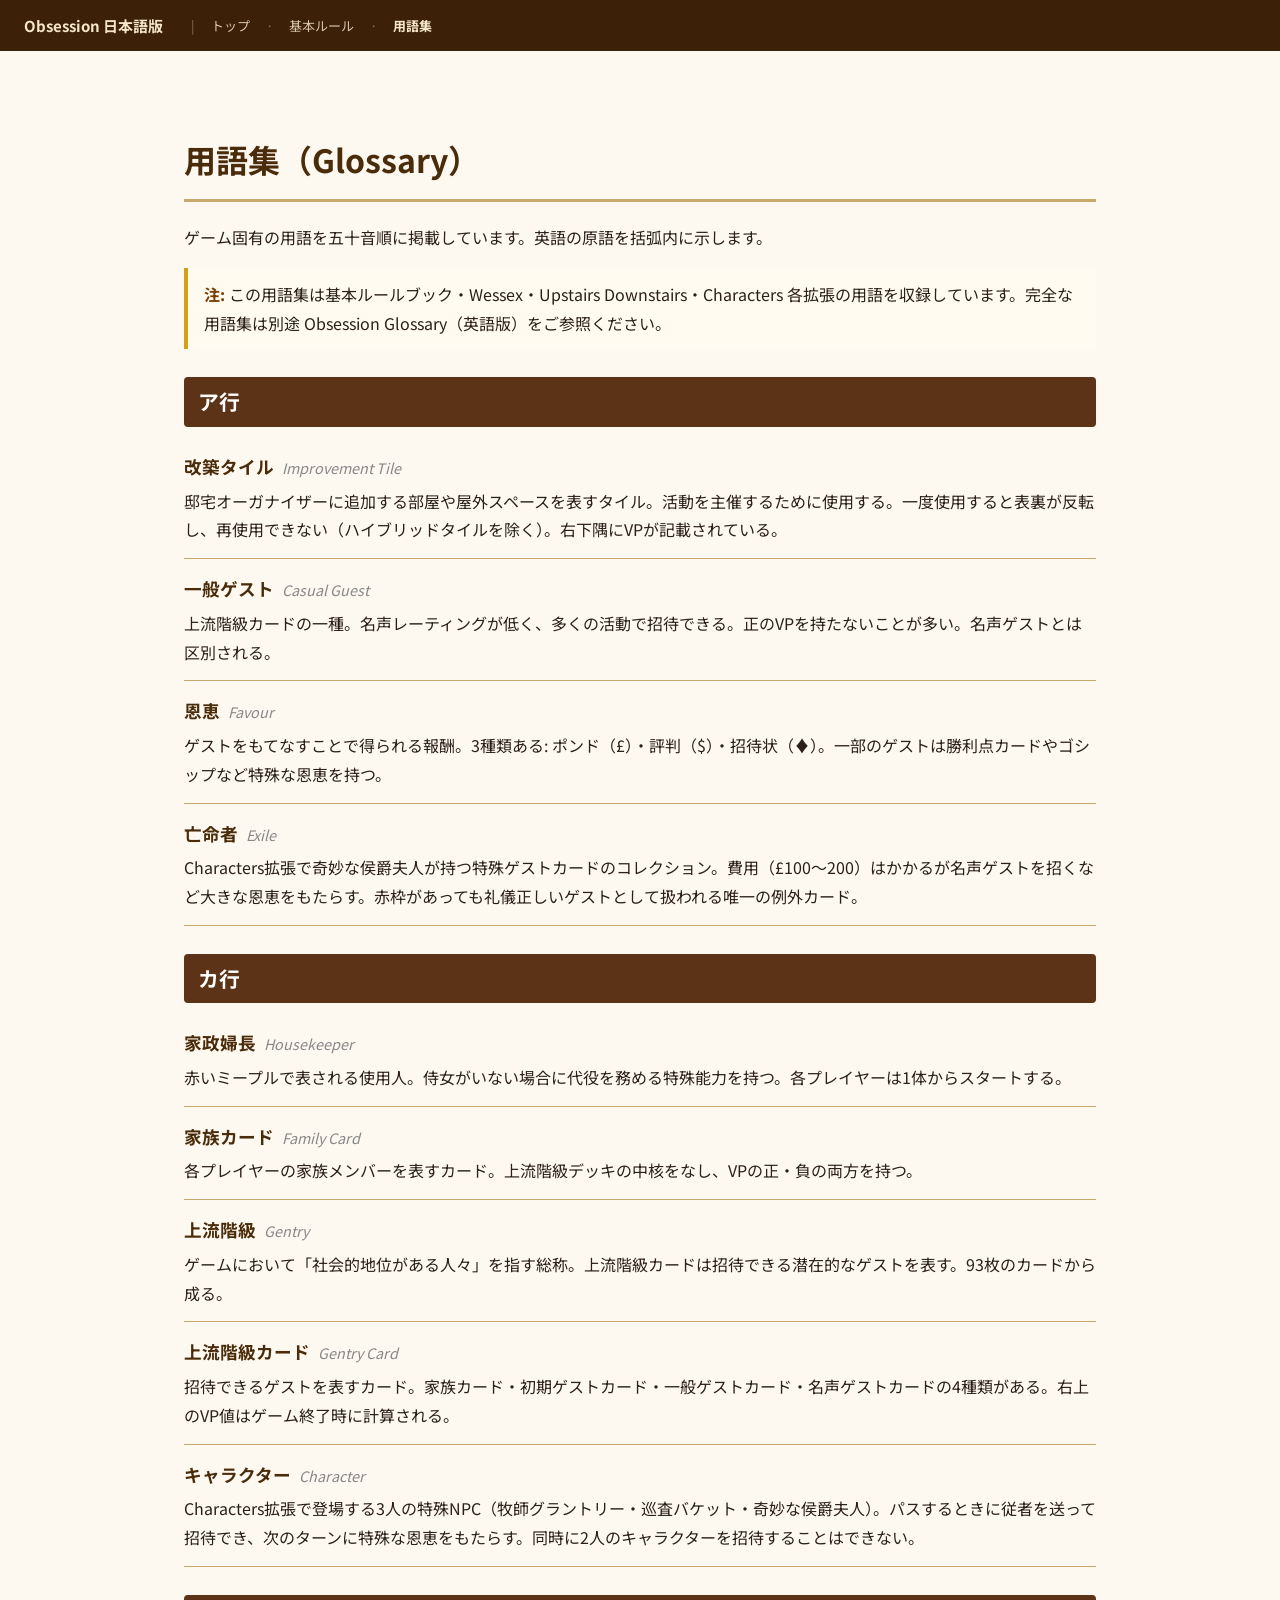
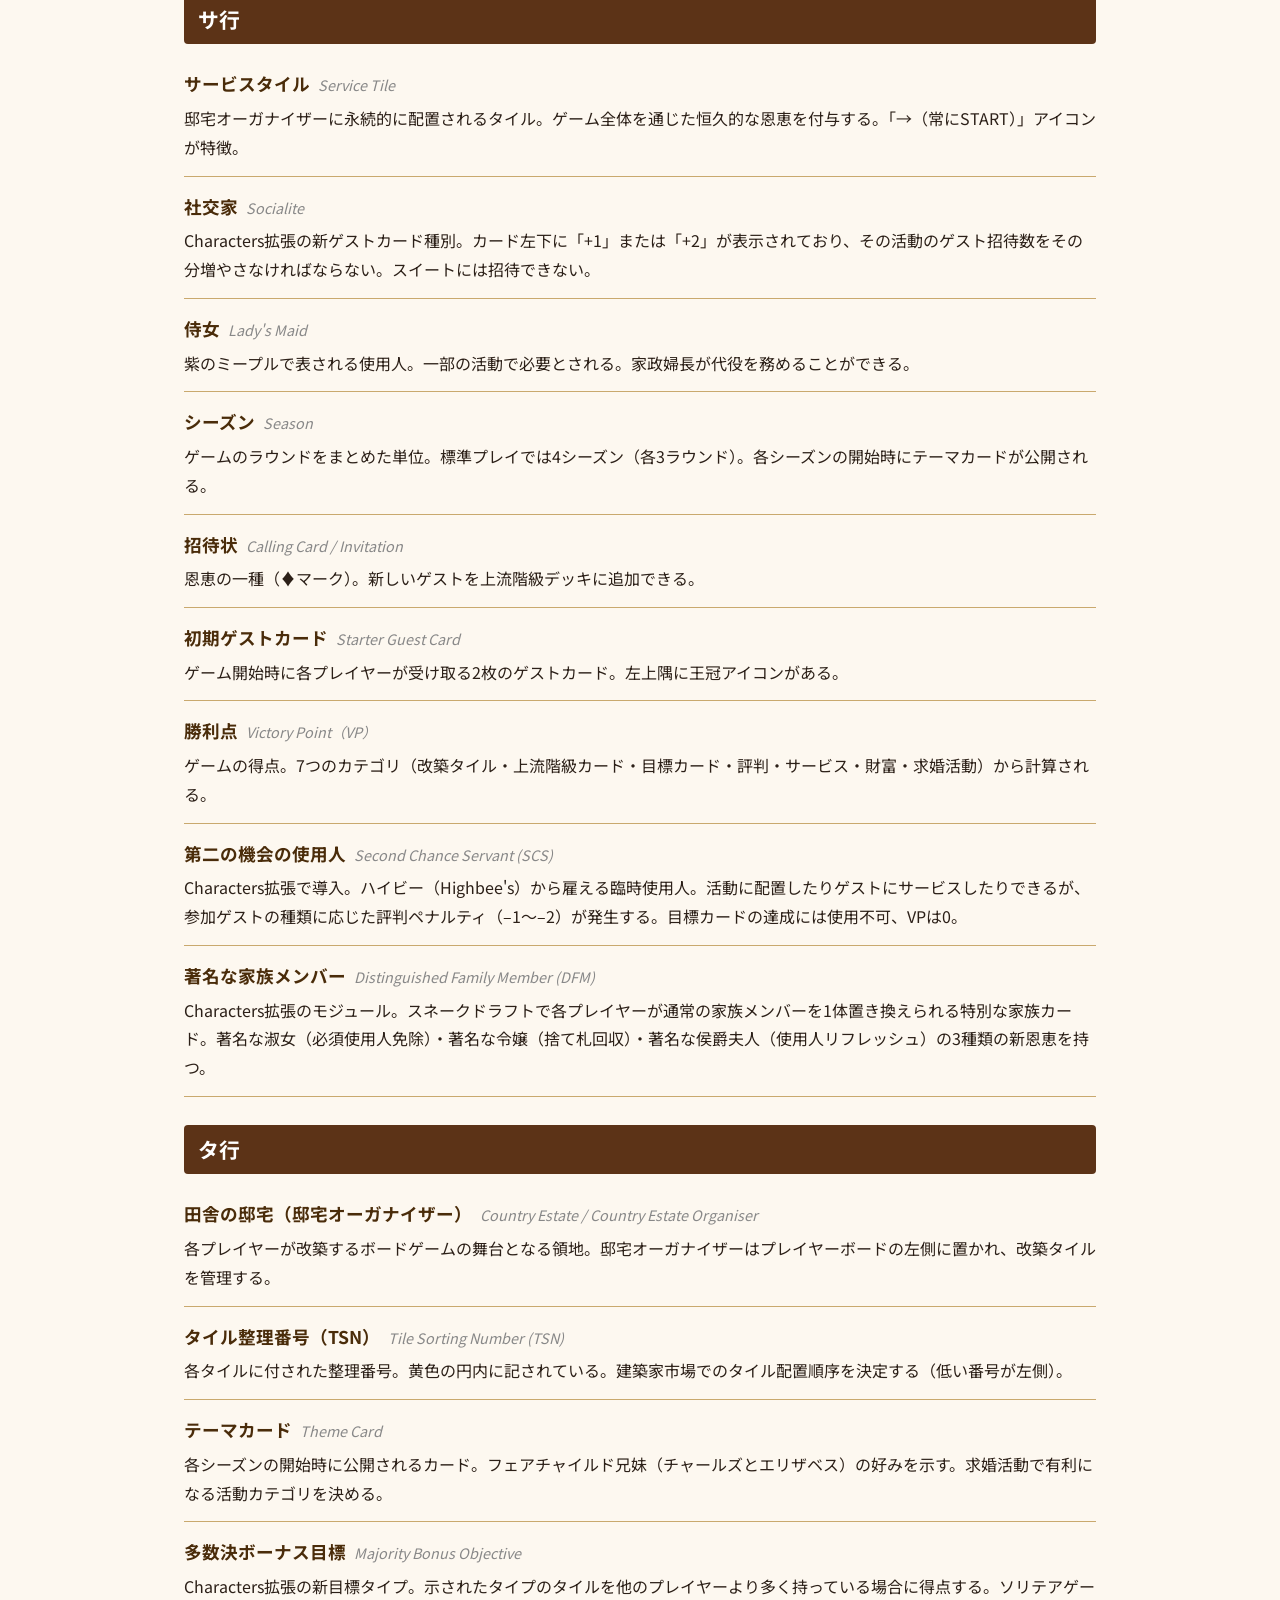
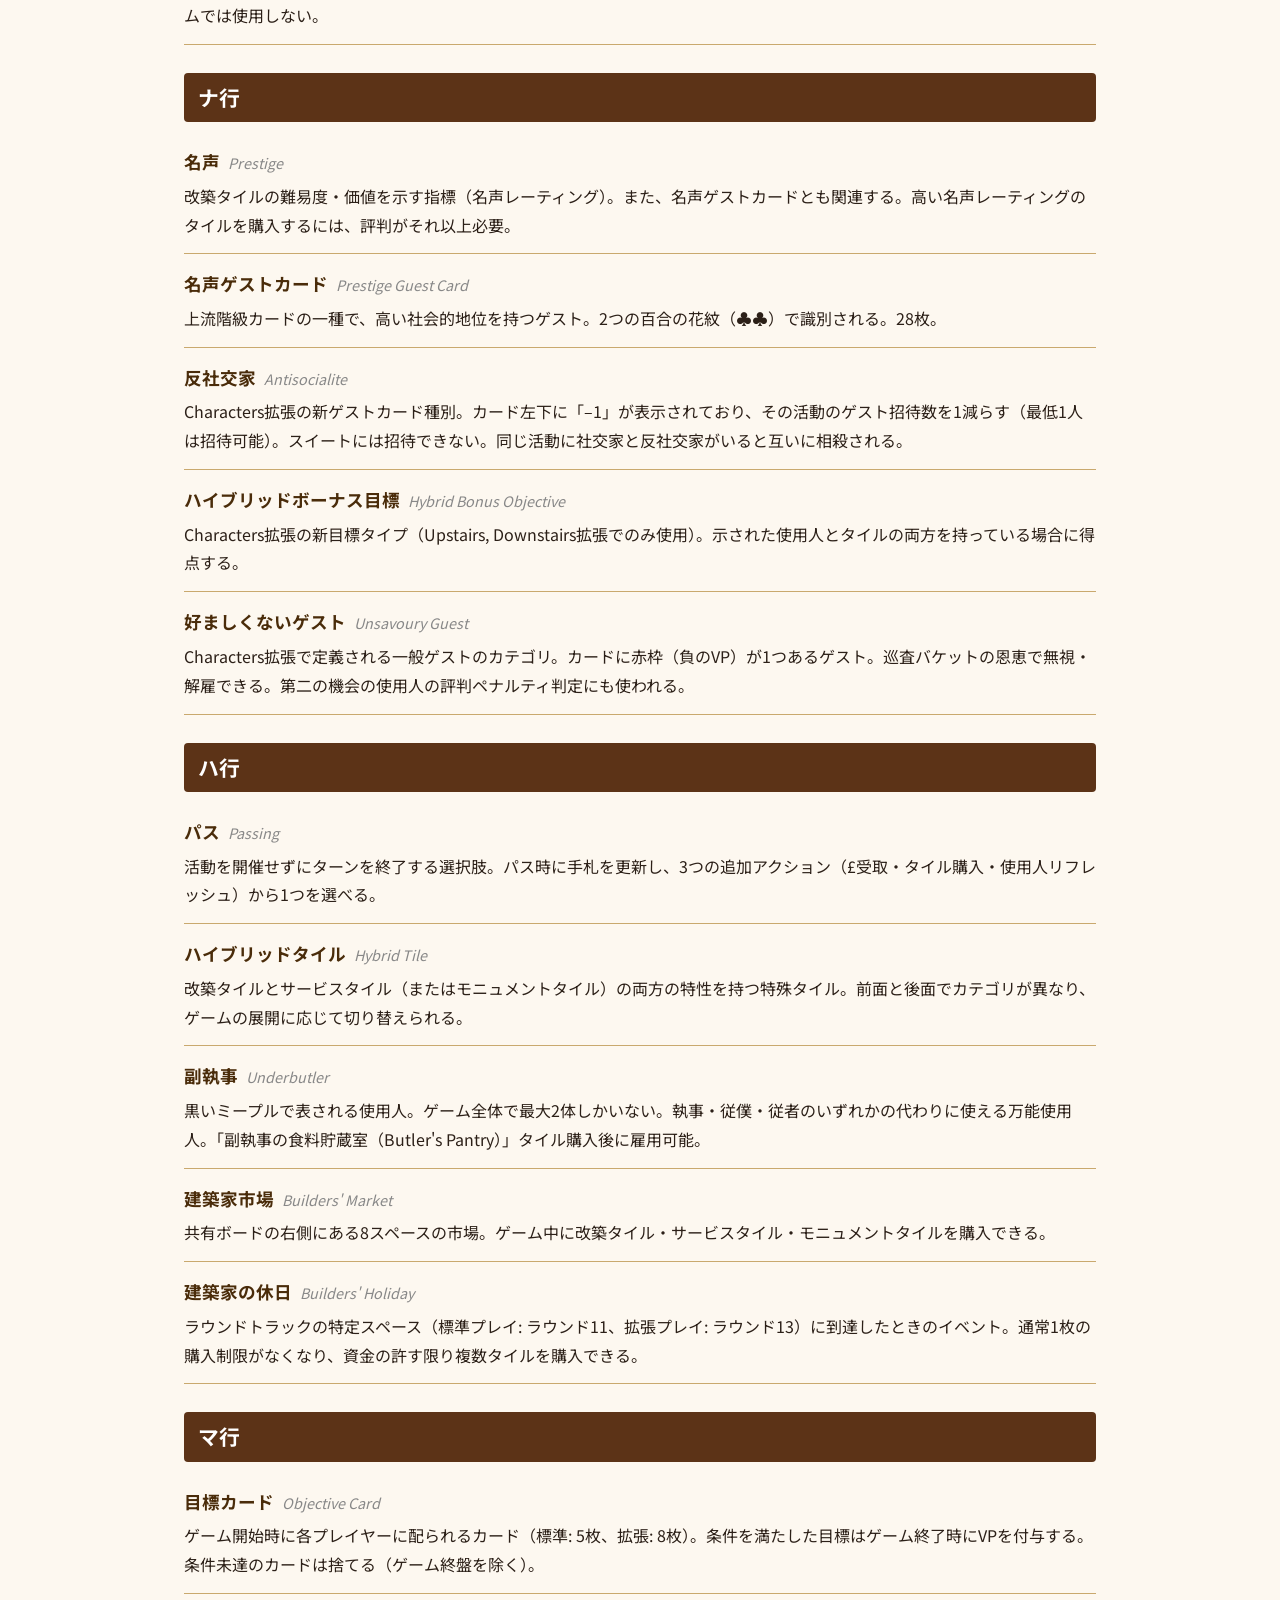
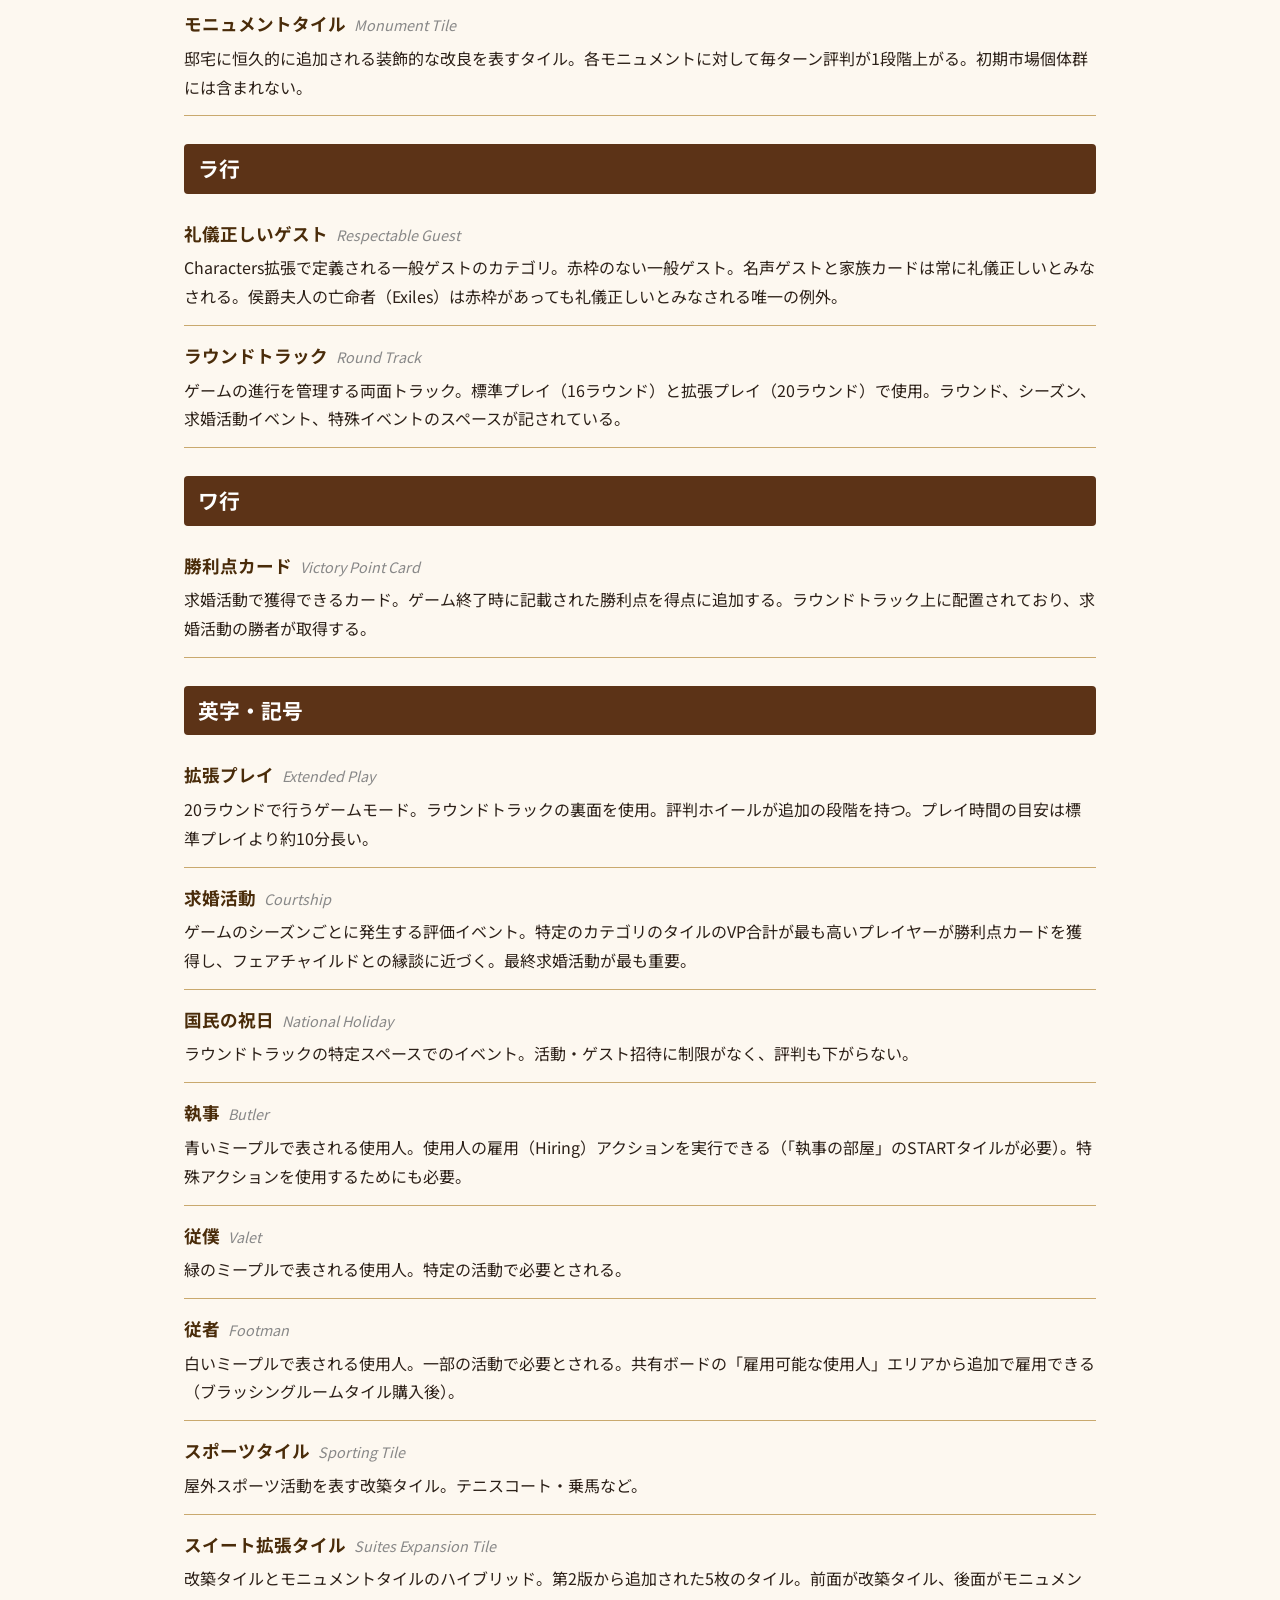
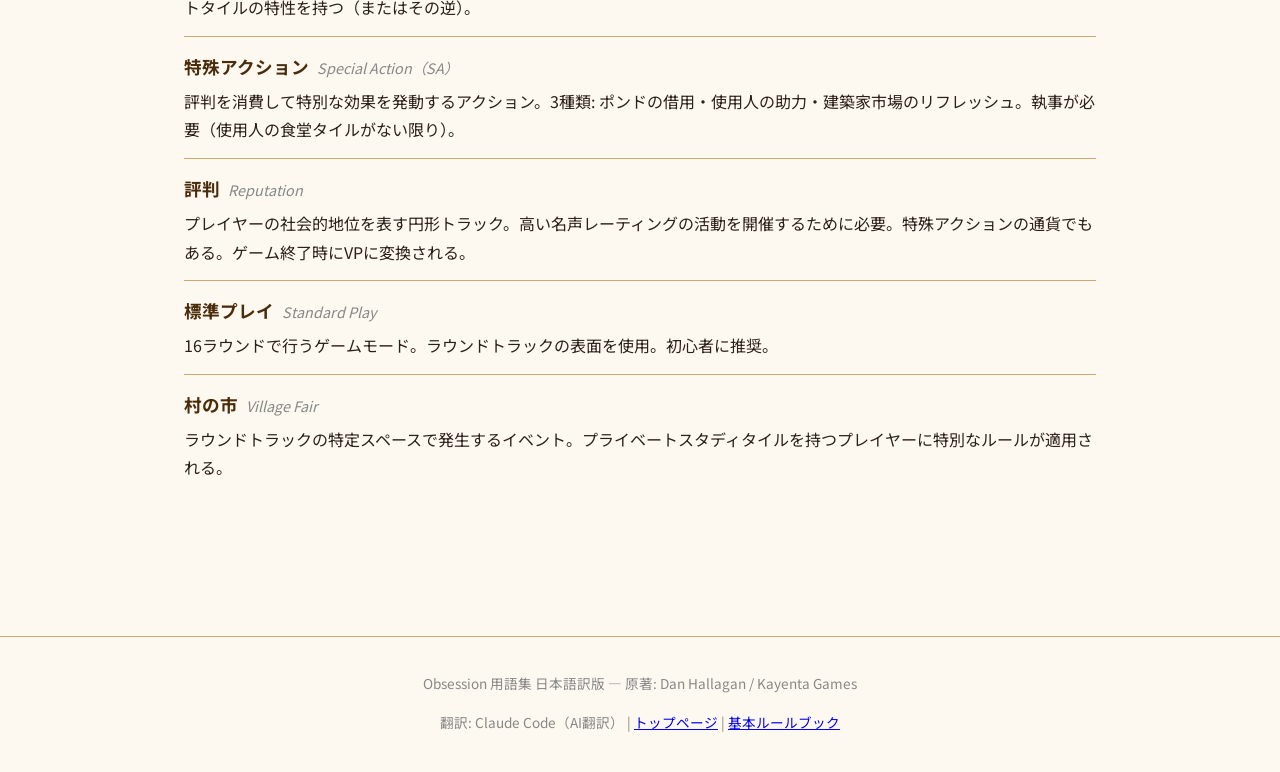
<file: glossary.html>
<!DOCTYPE html>
<html lang="ja">
<head>
  <meta charset="UTF-8">
  <meta name="viewport" content="width=device-width, initial-scale=1.0">
  <title>Obsession 用語集（日本語版）</title>
  <link rel="stylesheet" href="stylesheet.css">
  <style>
    .glossary-entry {
      border-bottom: 1px solid var(--color-border);
      padding: 14px 0;
    }
    .glossary-entry:last-child { border-bottom: none; }
    .glossary-term {
      font-size: 1.1em;
      font-weight: 700;
      color: var(--color-heading);
    }
    .glossary-en {
      font-size: 0.9em;
      color: #888;
      margin-left: 8px;
      font-style: italic;
    }
    .glossary-desc { margin-top: 4px; }
    .alpha-section {
      background: var(--color-table-header);
      color: #fff;
      font-size: 1.3em;
      font-weight: 700;
      padding: 6px 14px;
      margin: 28px 0 10px;
      border-radius: 4px;
    }
  </style>
</head>
<body>

<nav class="site-nav">
  <span class="nav-title">Obsession 日本語版</span>
  <span class="nav-sep">|</span>
  <a href="index.html">トップ</a>
  <span class="nav-sep">·</span>
  <a href="main_rulebook.html">基本ルール</a>
  <span class="nav-sep">·</span>
  <strong>用語集</strong>
</nav>

<main>
  <h1>用語集（Glossary）</h1>
  <p>ゲーム固有の用語を五十音順に掲載しています。英語の原語を括弧内に示します。</p>

  <div class="note">
    <strong>注:</strong> この用語集は基本ルールブック・Wessex・Upstairs Downstairs・Characters 各拡張の用語を収録しています。完全な用語集は別途 Obsession Glossary（英語版）をご参照ください。
  </div>

  <!-- ア行 -->
  <div class="alpha-section">ア行</div>

  <div class="glossary-entry">
    <div><span class="glossary-term">改築タイル</span><span class="glossary-en">Improvement Tile</span></div>
    <div class="glossary-desc">邸宅オーガナイザーに追加する部屋や屋外スペースを表すタイル。活動を主催するために使用する。一度使用すると表裏が反転し、再使用できない（ハイブリッドタイルを除く）。右下隅にVPが記載されている。</div>
  </div>

  <div class="glossary-entry">
    <div><span class="glossary-term">一般ゲスト</span><span class="glossary-en">Casual Guest</span></div>
    <div class="glossary-desc">上流階級カードの一種。名声レーティングが低く、多くの活動で招待できる。正のVPを持たないことが多い。名声ゲストとは区別される。</div>
  </div>

  <div class="glossary-entry">
    <div><span class="glossary-term">恩恵</span><span class="glossary-en">Favour</span></div>
    <div class="glossary-desc">ゲストをもてなすことで得られる報酬。3種類ある: ポンド（£）・評判（$）・招待状（♦）。一部のゲストは勝利点カードやゴシップなど特殊な恩恵を持つ。</div>
  </div>

  <div class="glossary-entry">
    <div><span class="glossary-term">亡命者</span><span class="glossary-en">Exile</span></div>
    <div class="glossary-desc">Characters拡張で奇妙な侯爵夫人が持つ特殊ゲストカードのコレクション。費用（£100〜200）はかかるが名声ゲストを招くなど大きな恩恵をもたらす。赤枠があっても礼儀正しいゲストとして扱われる唯一の例外カード。</div>
  </div>

  <!-- カ行 -->
  <div class="alpha-section">カ行</div>

  <div class="glossary-entry">
    <div><span class="glossary-term">家政婦長</span><span class="glossary-en">Housekeeper</span></div>
    <div class="glossary-desc">赤いミープルで表される使用人。侍女がいない場合に代役を務める特殊能力を持つ。各プレイヤーは1体からスタートする。</div>
  </div>

  <div class="glossary-entry">
    <div><span class="glossary-term">家族カード</span><span class="glossary-en">Family Card</span></div>
    <div class="glossary-desc">各プレイヤーの家族メンバーを表すカード。上流階級デッキの中核をなし、VPの正・負の両方を持つ。</div>
  </div>

  <div class="glossary-entry">
    <div><span class="glossary-term">上流階級</span><span class="glossary-en">Gentry</span></div>
    <div class="glossary-desc">ゲームにおいて「社会的地位がある人々」を指す総称。上流階級カードは招待できる潜在的なゲストを表す。93枚のカードから成る。</div>
  </div>

  <div class="glossary-entry">
    <div><span class="glossary-term">上流階級カード</span><span class="glossary-en">Gentry Card</span></div>
    <div class="glossary-desc">招待できるゲストを表すカード。家族カード・初期ゲストカード・一般ゲストカード・名声ゲストカードの4種類がある。右上のVP値はゲーム終了時に計算される。</div>
  </div>

  <div class="glossary-entry">
    <div><span class="glossary-term">キャラクター</span><span class="glossary-en">Character</span></div>
    <div class="glossary-desc">Characters拡張で登場する3人の特殊NPC（牧師グラントリー・巡査バケット・奇妙な侯爵夫人）。パスするときに従者を送って招待でき、次のターンに特殊な恩恵をもたらす。同時に2人のキャラクターを招待することはできない。</div>
  </div>

  <!-- サ行 -->
  <div class="alpha-section">サ行</div>

  <div class="glossary-entry">
    <div><span class="glossary-term">サービスタイル</span><span class="glossary-en">Service Tile</span></div>
    <div class="glossary-desc">邸宅オーガナイザーに永続的に配置されるタイル。ゲーム全体を通じた恒久的な恩恵を付与する。「→（常にSTART）」アイコンが特徴。</div>
  </div>

  <div class="glossary-entry">
    <div><span class="glossary-term">社交家</span><span class="glossary-en">Socialite</span></div>
    <div class="glossary-desc">Characters拡張の新ゲストカード種別。カード左下に「+1」または「+2」が表示されており、その活動のゲスト招待数をその分増やさなければならない。スイートには招待できない。</div>
  </div>

  <div class="glossary-entry">
    <div><span class="glossary-term">侍女</span><span class="glossary-en">Lady's Maid</span></div>
    <div class="glossary-desc">紫のミープルで表される使用人。一部の活動で必要とされる。家政婦長が代役を務めることができる。</div>
  </div>

  <div class="glossary-entry">
    <div><span class="glossary-term">シーズン</span><span class="glossary-en">Season</span></div>
    <div class="glossary-desc">ゲームのラウンドをまとめた単位。標準プレイでは4シーズン（各3ラウンド）。各シーズンの開始時にテーマカードが公開される。</div>
  </div>

  <div class="glossary-entry">
    <div><span class="glossary-term">招待状</span><span class="glossary-en">Calling Card / Invitation</span></div>
    <div class="glossary-desc">恩恵の一種（♦マーク）。新しいゲストを上流階級デッキに追加できる。</div>
  </div>

  <div class="glossary-entry">
    <div><span class="glossary-term">初期ゲストカード</span><span class="glossary-en">Starter Guest Card</span></div>
    <div class="glossary-desc">ゲーム開始時に各プレイヤーが受け取る2枚のゲストカード。左上隅に王冠アイコンがある。</div>
  </div>

  <div class="glossary-entry">
    <div><span class="glossary-term">勝利点</span><span class="glossary-en">Victory Point（VP）</span></div>
    <div class="glossary-desc">ゲームの得点。7つのカテゴリ（改築タイル・上流階級カード・目標カード・評判・サービス・財富・求婚活動）から計算される。</div>
  </div>

  <div class="glossary-entry">
    <div><span class="glossary-term">第二の機会の使用人</span><span class="glossary-en">Second Chance Servant (SCS)</span></div>
    <div class="glossary-desc">Characters拡張で導入。ハイビー（Highbee's）から雇える臨時使用人。活動に配置したりゲストにサービスしたりできるが、参加ゲストの種類に応じた評判ペナルティ（–1〜–2）が発生する。目標カードの達成には使用不可、VPは0。</div>
  </div>

  <div class="glossary-entry">
    <div><span class="glossary-term">著名な家族メンバー</span><span class="glossary-en">Distinguished Family Member (DFM)</span></div>
    <div class="glossary-desc">Characters拡張のモジュール。スネークドラフトで各プレイヤーが通常の家族メンバーを1体置き換えられる特別な家族カード。著名な淑女（必須使用人免除）・著名な令嬢（捨て札回収）・著名な侯爵夫人（使用人リフレッシュ）の3種類の新恩恵を持つ。</div>
  </div>

  <!-- タ行 -->
  <div class="alpha-section">タ行</div>

  <div class="glossary-entry">
    <div><span class="glossary-term">田舎の邸宅（邸宅オーガナイザー）</span><span class="glossary-en">Country Estate / Country Estate Organiser</span></div>
    <div class="glossary-desc">各プレイヤーが改築するボードゲームの舞台となる領地。邸宅オーガナイザーはプレイヤーボードの左側に置かれ、改築タイルを管理する。</div>
  </div>

  <div class="glossary-entry">
    <div><span class="glossary-term">タイル整理番号（TSN）</span><span class="glossary-en">Tile Sorting Number (TSN)</span></div>
    <div class="glossary-desc">各タイルに付された整理番号。黄色の円内に記されている。建築家市場でのタイル配置順序を決定する（低い番号が左側）。</div>
  </div>

  <div class="glossary-entry">
    <div><span class="glossary-term">テーマカード</span><span class="glossary-en">Theme Card</span></div>
    <div class="glossary-desc">各シーズンの開始時に公開されるカード。フェアチャイルド兄妹（チャールズとエリザベス）の好みを示す。求婚活動で有利になる活動カテゴリを決める。</div>
  </div>

  <div class="glossary-entry">
    <div><span class="glossary-term">多数決ボーナス目標</span><span class="glossary-en">Majority Bonus Objective</span></div>
    <div class="glossary-desc">Characters拡張の新目標タイプ。示されたタイプのタイルを他のプレイヤーより多く持っている場合に得点する。ソリテアゲームでは使用しない。</div>
  </div>

  <!-- ナ行 -->
  <div class="alpha-section">ナ行</div>

  <div class="glossary-entry">
    <div><span class="glossary-term">名声</span><span class="glossary-en">Prestige</span></div>
    <div class="glossary-desc">改築タイルの難易度・価値を示す指標（名声レーティング）。また、名声ゲストカードとも関連する。高い名声レーティングのタイルを購入するには、評判がそれ以上必要。</div>
  </div>

  <div class="glossary-entry">
    <div><span class="glossary-term">名声ゲストカード</span><span class="glossary-en">Prestige Guest Card</span></div>
    <div class="glossary-desc">上流階級カードの一種で、高い社会的地位を持つゲスト。2つの百合の花紋（♣♣）で識別される。28枚。</div>
  </div>

  <div class="glossary-entry">
    <div><span class="glossary-term">反社交家</span><span class="glossary-en">Antisocialite</span></div>
    <div class="glossary-desc">Characters拡張の新ゲストカード種別。カード左下に「–1」が表示されており、その活動のゲスト招待数を1減らす（最低1人は招待可能）。スイートには招待できない。同じ活動に社交家と反社交家がいると互いに相殺される。</div>
  </div>

  <div class="glossary-entry">
    <div><span class="glossary-term">ハイブリッドボーナス目標</span><span class="glossary-en">Hybrid Bonus Objective</span></div>
    <div class="glossary-desc">Characters拡張の新目標タイプ（Upstairs, Downstairs拡張でのみ使用）。示された使用人とタイルの両方を持っている場合に得点する。</div>
  </div>

  <div class="glossary-entry">
    <div><span class="glossary-term">好ましくないゲスト</span><span class="glossary-en">Unsavoury Guest</span></div>
    <div class="glossary-desc">Characters拡張で定義される一般ゲストのカテゴリ。カードに赤枠（負のVP）が1つあるゲスト。巡査バケットの恩恵で無視・解雇できる。第二の機会の使用人の評判ペナルティ判定にも使われる。</div>
  </div>

  <!-- ハ行 -->
  <div class="alpha-section">ハ行</div>

  <div class="glossary-entry">
    <div><span class="glossary-term">パス</span><span class="glossary-en">Passing</span></div>
    <div class="glossary-desc">活動を開催せずにターンを終了する選択肢。パス時に手札を更新し、3つの追加アクション（£受取・タイル購入・使用人リフレッシュ）から1つを選べる。</div>
  </div>

  <div class="glossary-entry">
    <div><span class="glossary-term">ハイブリッドタイル</span><span class="glossary-en">Hybrid Tile</span></div>
    <div class="glossary-desc">改築タイルとサービスタイル（またはモニュメントタイル）の両方の特性を持つ特殊タイル。前面と後面でカテゴリが異なり、ゲームの展開に応じて切り替えられる。</div>
  </div>

  <div class="glossary-entry">
    <div><span class="glossary-term">副執事</span><span class="glossary-en">Underbutler</span></div>
    <div class="glossary-desc">黒いミープルで表される使用人。ゲーム全体で最大2体しかいない。執事・従僕・従者のいずれかの代わりに使える万能使用人。「副執事の食料貯蔵室（Butler's Pantry）」タイル購入後に雇用可能。</div>
  </div>

  <div class="glossary-entry">
    <div><span class="glossary-term">建築家市場</span><span class="glossary-en">Builders' Market</span></div>
    <div class="glossary-desc">共有ボードの右側にある8スペースの市場。ゲーム中に改築タイル・サービスタイル・モニュメントタイルを購入できる。</div>
  </div>

  <div class="glossary-entry">
    <div><span class="glossary-term">建築家の休日</span><span class="glossary-en">Builders' Holiday</span></div>
    <div class="glossary-desc">ラウンドトラックの特定スペース（標準プレイ: ラウンド11、拡張プレイ: ラウンド13）に到達したときのイベント。通常1枚の購入制限がなくなり、資金の許す限り複数タイルを購入できる。</div>
  </div>

  <!-- マ行 -->
  <div class="alpha-section">マ行</div>

  <div class="glossary-entry">
    <div><span class="glossary-term">目標カード</span><span class="glossary-en">Objective Card</span></div>
    <div class="glossary-desc">ゲーム開始時に各プレイヤーに配られるカード（標準: 5枚、拡張: 8枚）。条件を満たした目標はゲーム終了時にVPを付与する。条件未達のカードは捨てる（ゲーム終盤を除く）。</div>
  </div>

  <div class="glossary-entry">
    <div><span class="glossary-term">モニュメントタイル</span><span class="glossary-en">Monument Tile</span></div>
    <div class="glossary-desc">邸宅に恒久的に追加される装飾的な改良を表すタイル。各モニュメントに対して毎ターン評判が1段階上がる。初期市場個体群には含まれない。</div>
  </div>

  <!-- ラ行 -->
  <div class="alpha-section">ラ行</div>

  <div class="glossary-entry">
    <div><span class="glossary-term">礼儀正しいゲスト</span><span class="glossary-en">Respectable Guest</span></div>
    <div class="glossary-desc">Characters拡張で定義される一般ゲストのカテゴリ。赤枠のない一般ゲスト。名声ゲストと家族カードは常に礼儀正しいとみなされる。侯爵夫人の亡命者（Exiles）は赤枠があっても礼儀正しいとみなされる唯一の例外。</div>
  </div>

  <div class="glossary-entry">
    <div><span class="glossary-term">ラウンドトラック</span><span class="glossary-en">Round Track</span></div>
    <div class="glossary-desc">ゲームの進行を管理する両面トラック。標準プレイ（16ラウンド）と拡張プレイ（20ラウンド）で使用。ラウンド、シーズン、求婚活動イベント、特殊イベントのスペースが記されている。</div>
  </div>

  <!-- ワ行 -->
  <div class="alpha-section">ワ行</div>

  <div class="glossary-entry">
    <div><span class="glossary-term">勝利点カード</span><span class="glossary-en">Victory Point Card</span></div>
    <div class="glossary-desc">求婚活動で獲得できるカード。ゲーム終了時に記載された勝利点を得点に追加する。ラウンドトラック上に配置されており、求婚活動の勝者が取得する。</div>
  </div>

  <!-- 英字 -->
  <div class="alpha-section">英字・記号</div>

  <div class="glossary-entry">
    <div><span class="glossary-term">拡張プレイ</span><span class="glossary-en">Extended Play</span></div>
    <div class="glossary-desc">20ラウンドで行うゲームモード。ラウンドトラックの裏面を使用。評判ホイールが追加の段階を持つ。プレイ時間の目安は標準プレイより約10分長い。</div>
  </div>

  <div class="glossary-entry">
    <div><span class="glossary-term">求婚活動</span><span class="glossary-en">Courtship</span></div>
    <div class="glossary-desc">ゲームのシーズンごとに発生する評価イベント。特定のカテゴリのタイルのVP合計が最も高いプレイヤーが勝利点カードを獲得し、フェアチャイルドとの縁談に近づく。最終求婚活動が最も重要。</div>
  </div>

  <div class="glossary-entry">
    <div><span class="glossary-term">国民の祝日</span><span class="glossary-en">National Holiday</span></div>
    <div class="glossary-desc">ラウンドトラックの特定スペースでのイベント。活動・ゲスト招待に制限がなく、評判も下がらない。</div>
  </div>

  <div class="glossary-entry">
    <div><span class="glossary-term">執事</span><span class="glossary-en">Butler</span></div>
    <div class="glossary-desc">青いミープルで表される使用人。使用人の雇用（Hiring）アクションを実行できる（「執事の部屋」のSTARTタイルが必要）。特殊アクションを使用するためにも必要。</div>
  </div>

  <div class="glossary-entry">
    <div><span class="glossary-term">従僕</span><span class="glossary-en">Valet</span></div>
    <div class="glossary-desc">緑のミープルで表される使用人。特定の活動で必要とされる。</div>
  </div>

  <div class="glossary-entry">
    <div><span class="glossary-term">従者</span><span class="glossary-en">Footman</span></div>
    <div class="glossary-desc">白いミープルで表される使用人。一部の活動で必要とされる。共有ボードの「雇用可能な使用人」エリアから追加で雇用できる（ブラッシングルームタイル購入後）。</div>
  </div>

  <div class="glossary-entry">
    <div><span class="glossary-term">スポーツタイル</span><span class="glossary-en">Sporting Tile</span></div>
    <div class="glossary-desc">屋外スポーツ活動を表す改築タイル。テニスコート・乗馬など。</div>
  </div>

  <div class="glossary-entry">
    <div><span class="glossary-term">スイート拡張タイル</span><span class="glossary-en">Suites Expansion Tile</span></div>
    <div class="glossary-desc">改築タイルとモニュメントタイルのハイブリッド。第2版から追加された5枚のタイル。前面が改築タイル、後面がモニュメントタイルの特性を持つ（またはその逆）。</div>
  </div>

  <div class="glossary-entry">
    <div><span class="glossary-term">特殊アクション</span><span class="glossary-en">Special Action（SA）</span></div>
    <div class="glossary-desc">評判を消費して特別な効果を発動するアクション。3種類: ポンドの借用・使用人の助力・建築家市場のリフレッシュ。執事が必要（使用人の食堂タイルがない限り）。</div>
  </div>

  <div class="glossary-entry">
    <div><span class="glossary-term">評判</span><span class="glossary-en">Reputation</span></div>
    <div class="glossary-desc">プレイヤーの社会的地位を表す円形トラック。高い名声レーティングの活動を開催するために必要。特殊アクションの通貨でもある。ゲーム終了時にVPに変換される。</div>
  </div>

  <div class="glossary-entry">
    <div><span class="glossary-term">標準プレイ</span><span class="glossary-en">Standard Play</span></div>
    <div class="glossary-desc">16ラウンドで行うゲームモード。ラウンドトラックの表面を使用。初心者に推奨。</div>
  </div>

  <div class="glossary-entry">
    <div><span class="glossary-term">村の市</span><span class="glossary-en">Village Fair</span></div>
    <div class="glossary-desc">ラウンドトラックの特定スペースで発生するイベント。プライベートスタディタイルを持つプレイヤーに特別なルールが適用される。</div>
  </div>

</main>

<footer>
  <p>Obsession 用語集 日本語訳版 — 原著: Dan Hallagan / Kayenta Games</p>
  <p>翻訳: Claude Code（AI翻訳） | <a href="index.html">トップページ</a> | <a href="main_rulebook.html">基本ルールブック</a></p>
</footer>

</body>
</html>
</file>
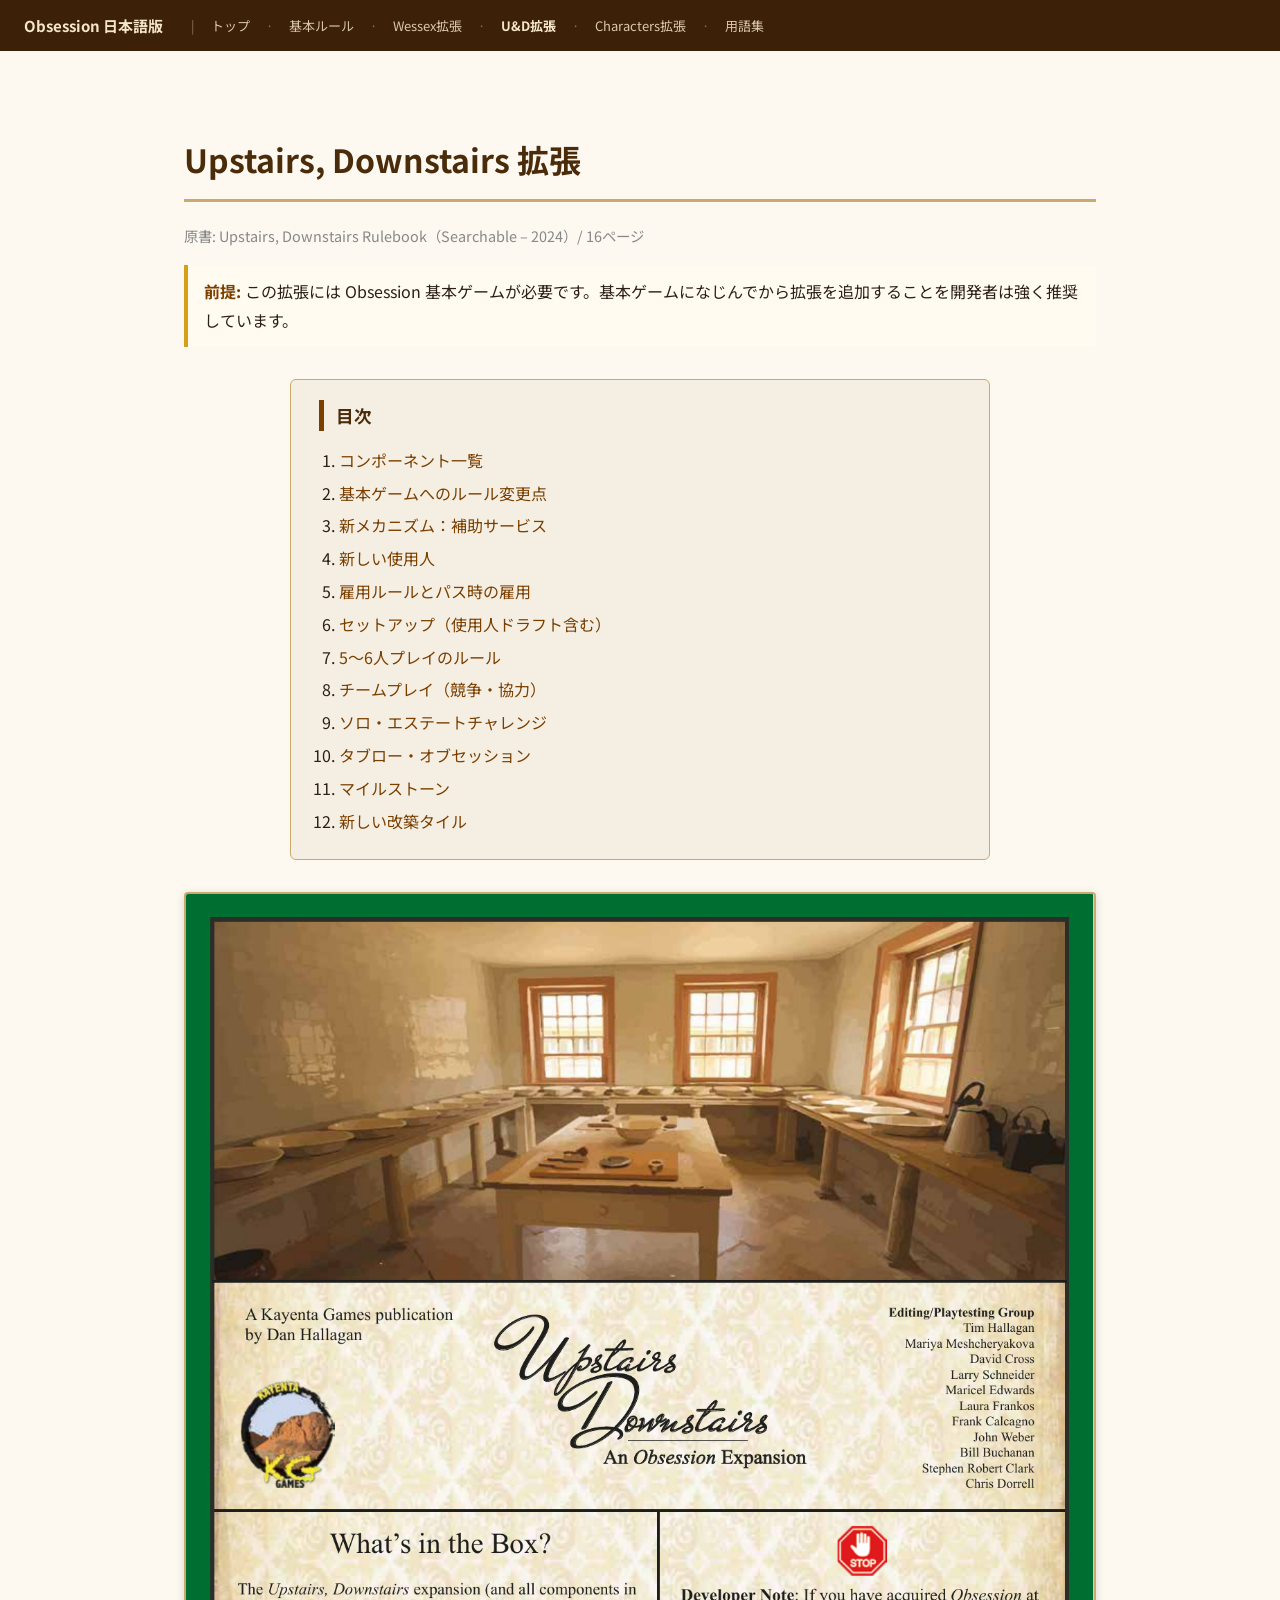
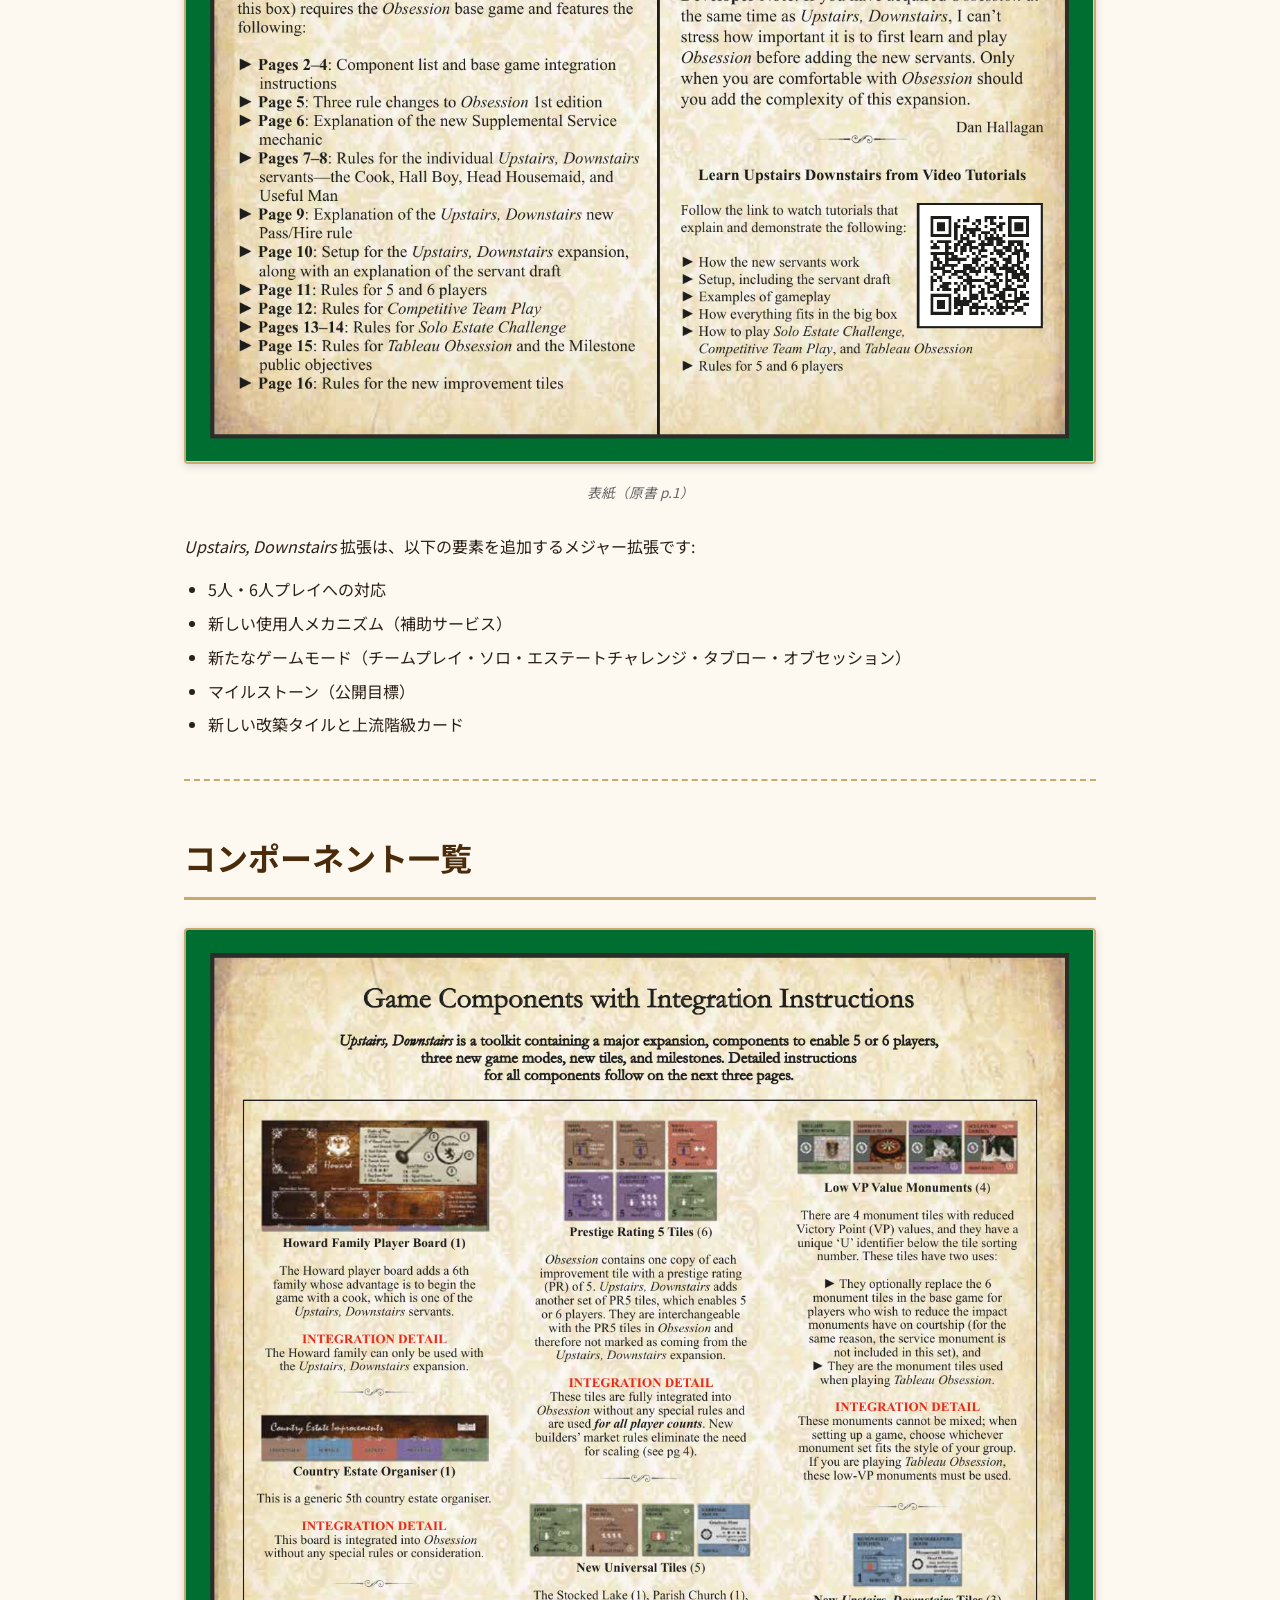
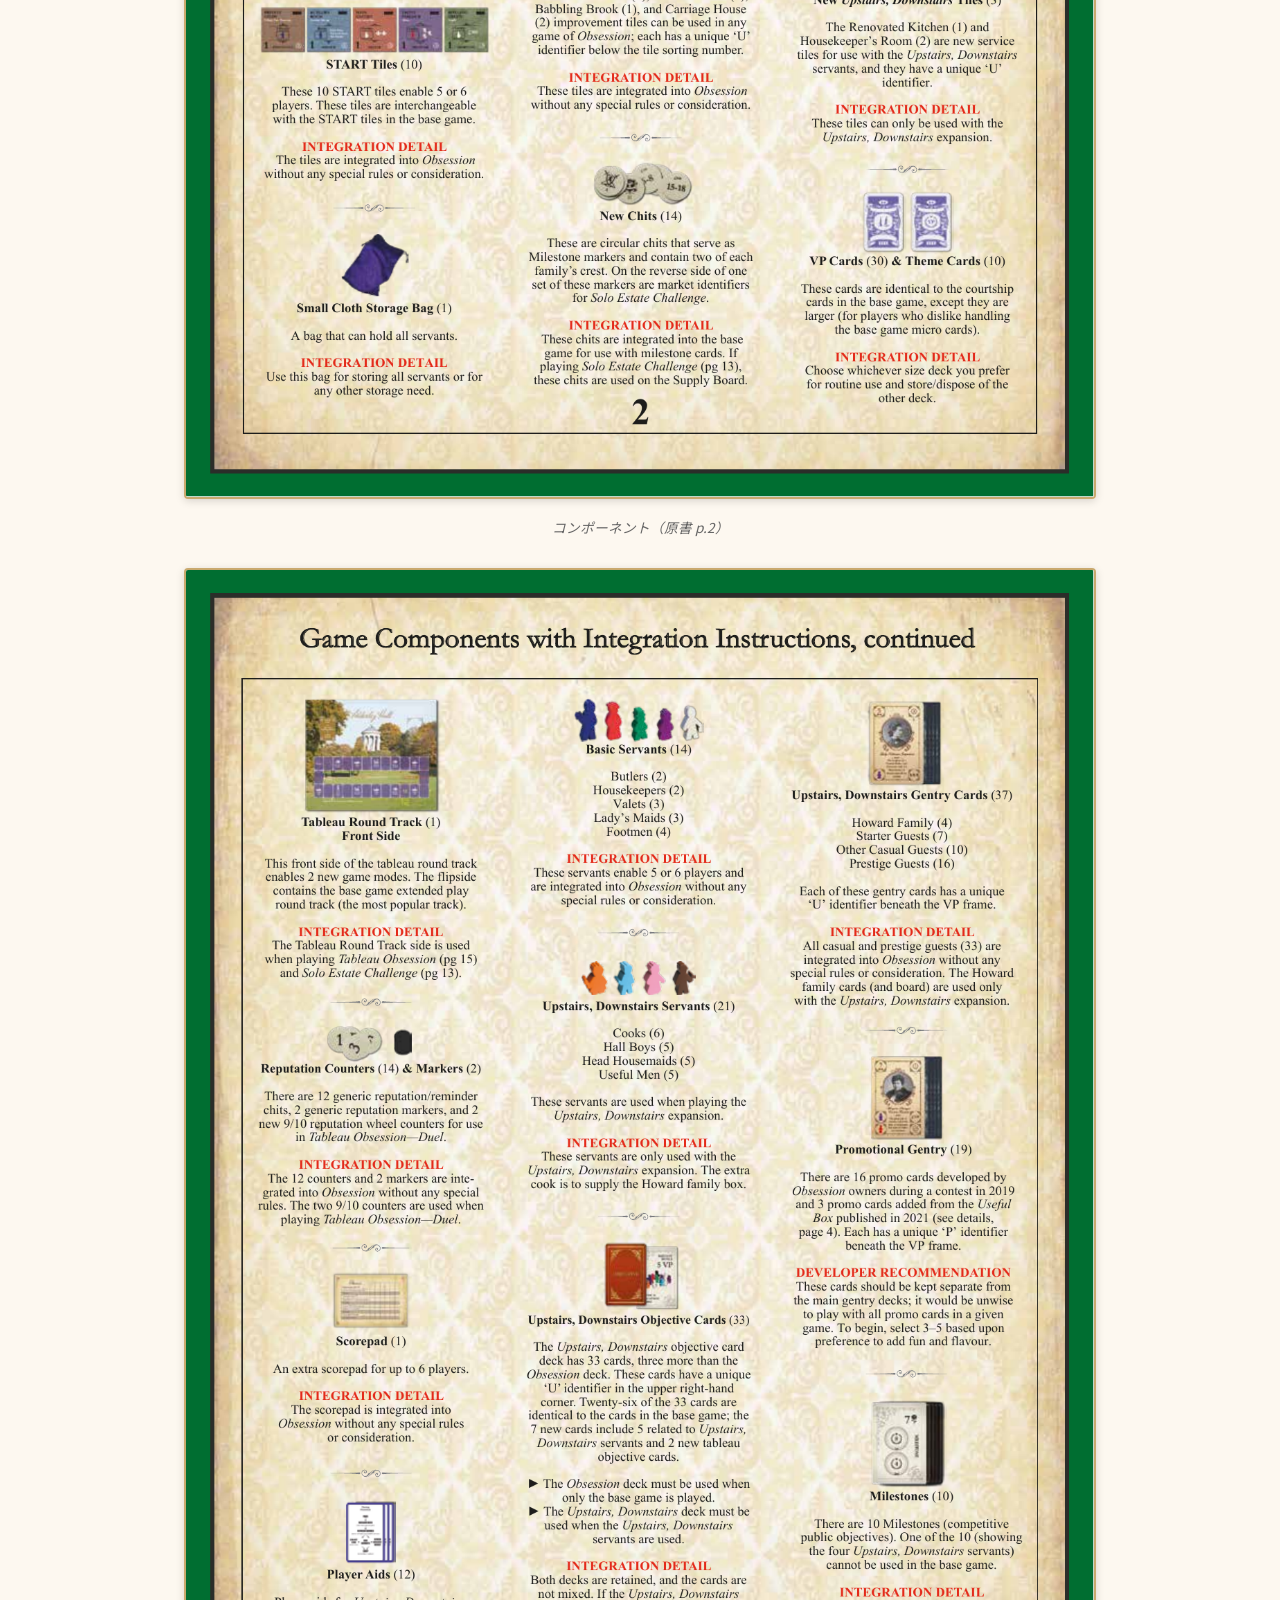
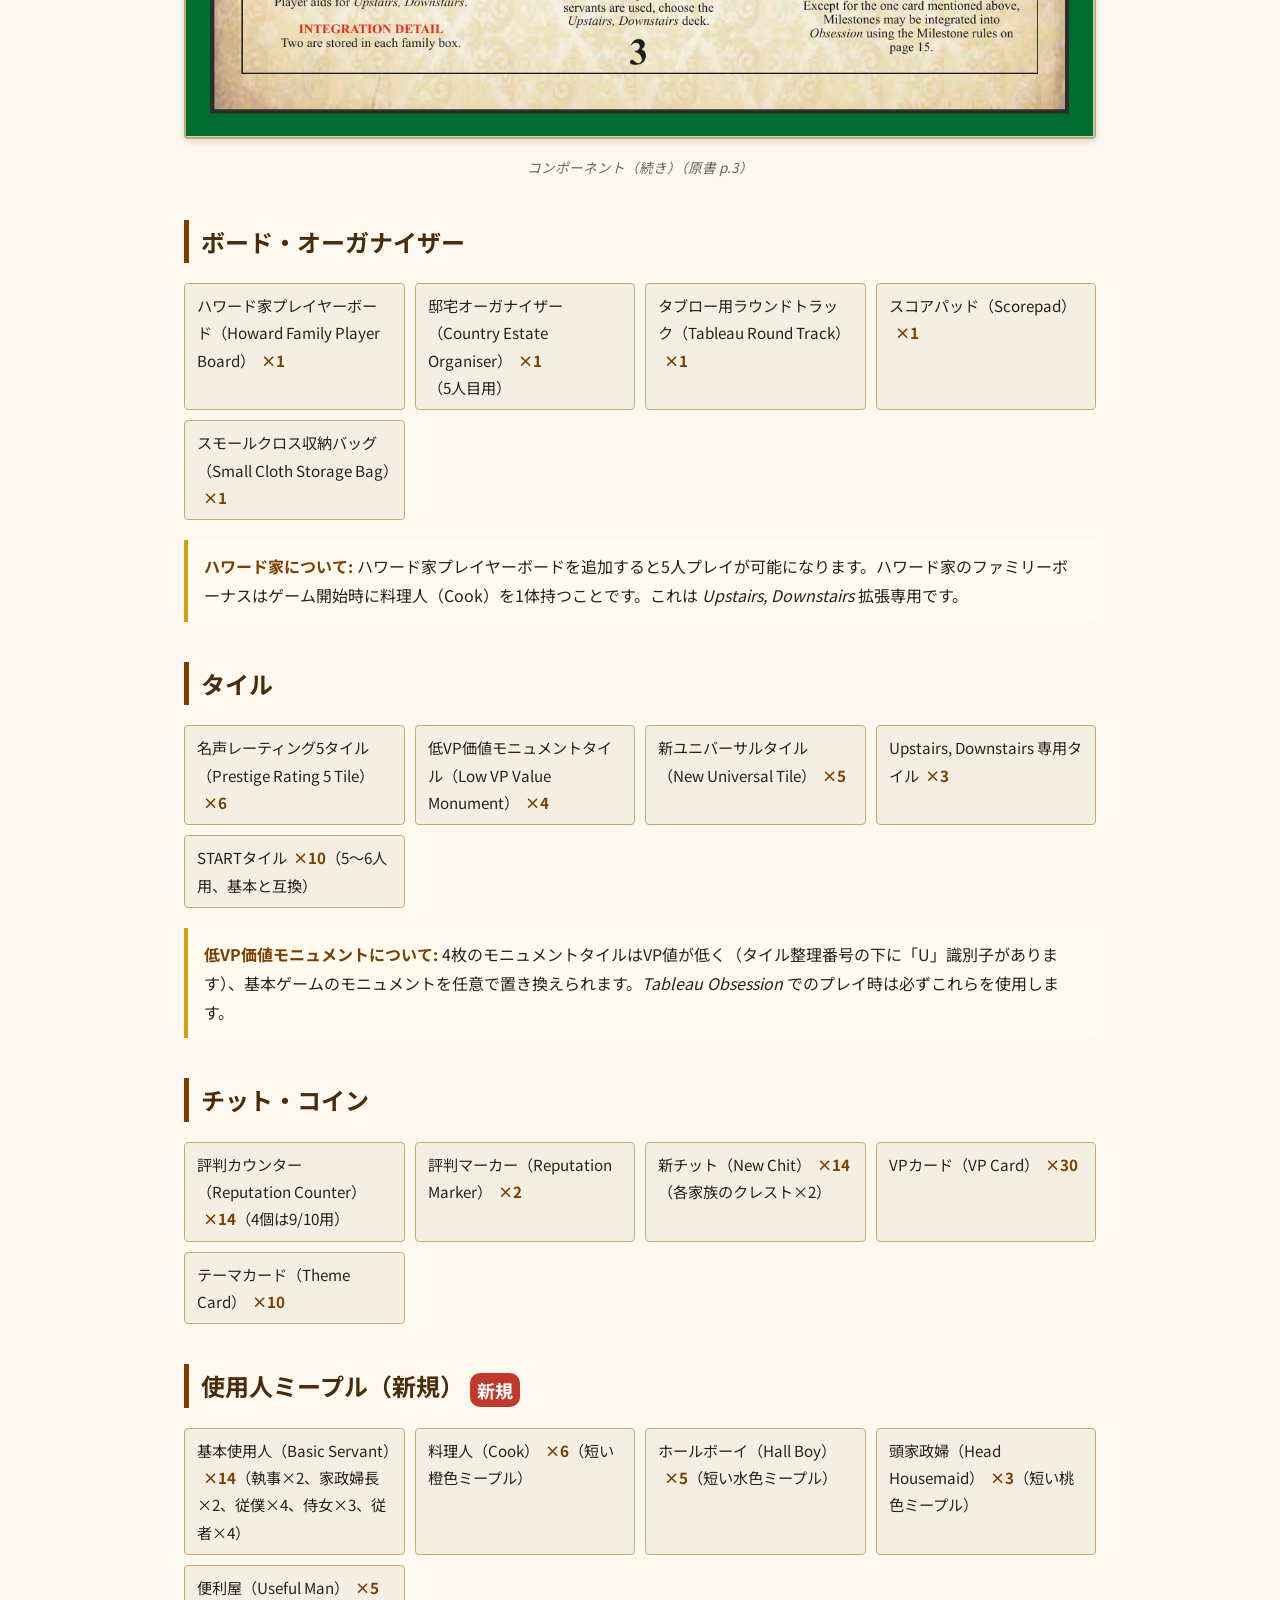
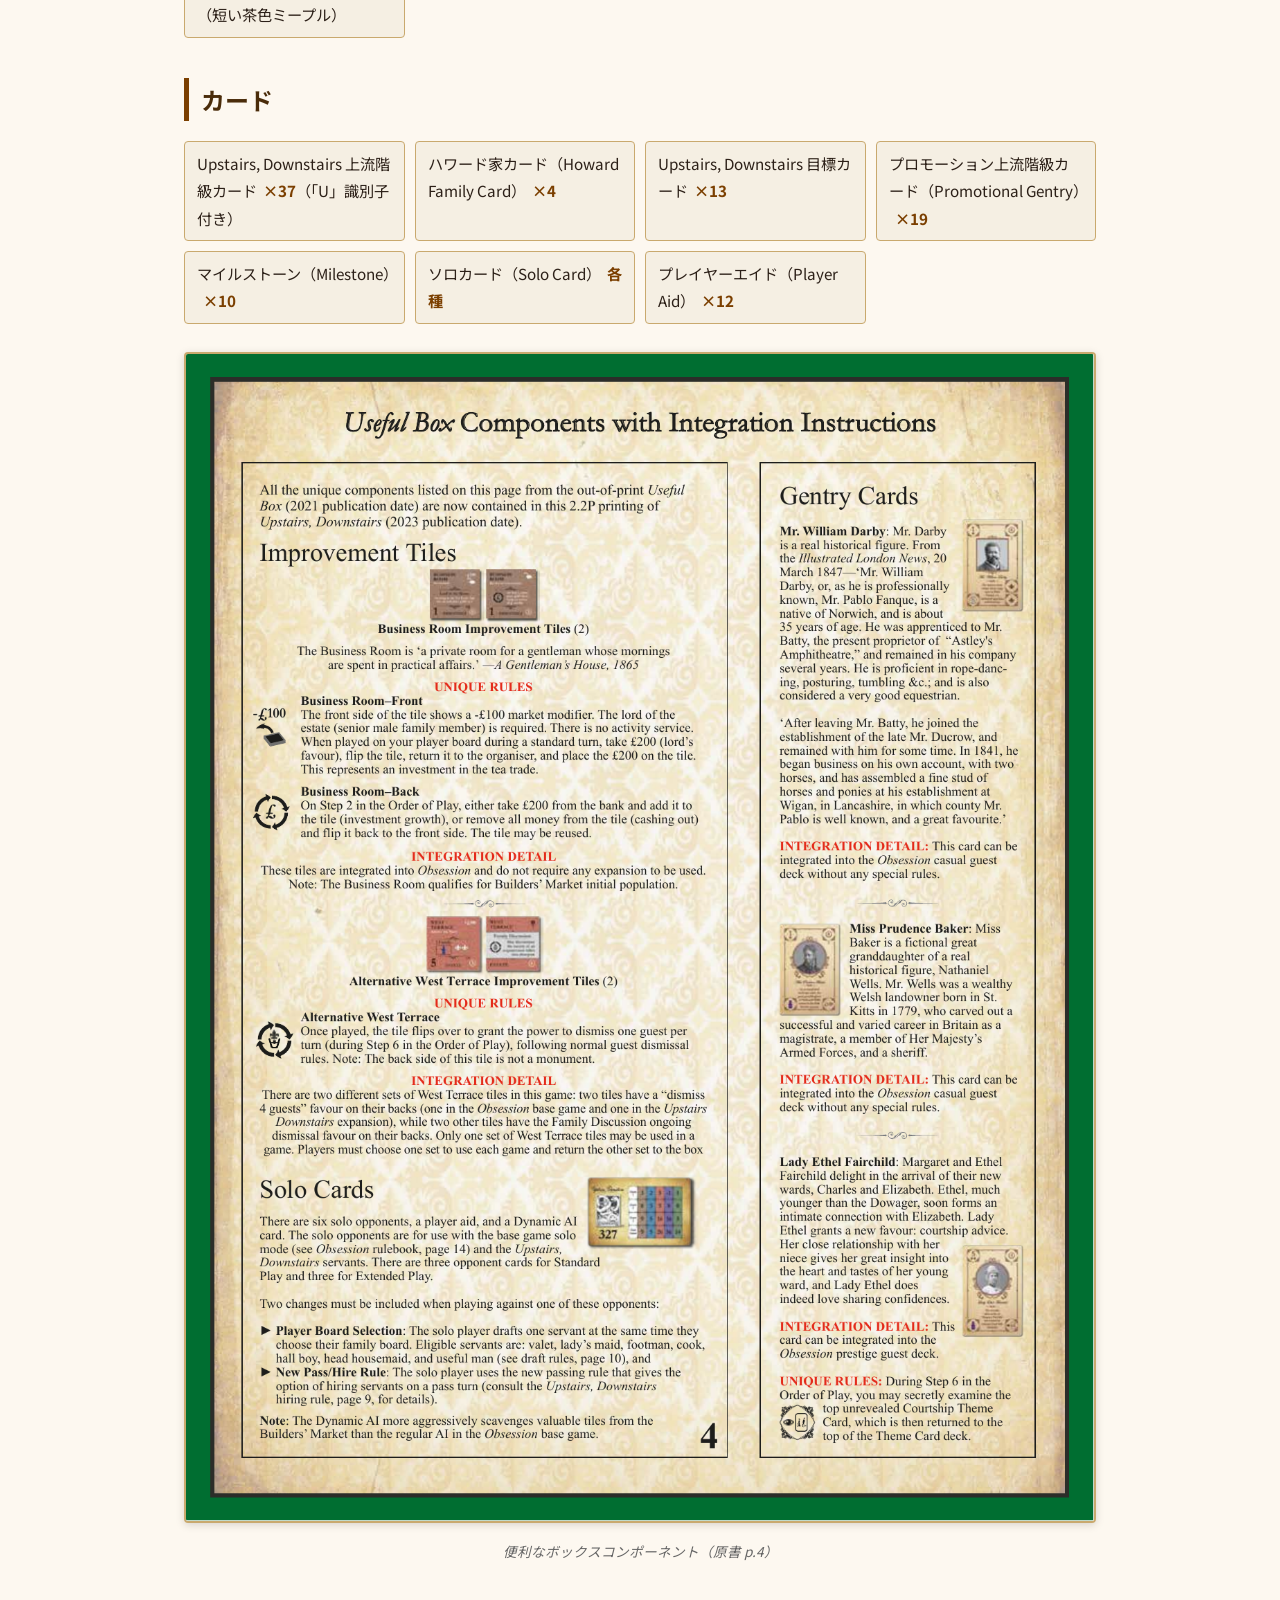
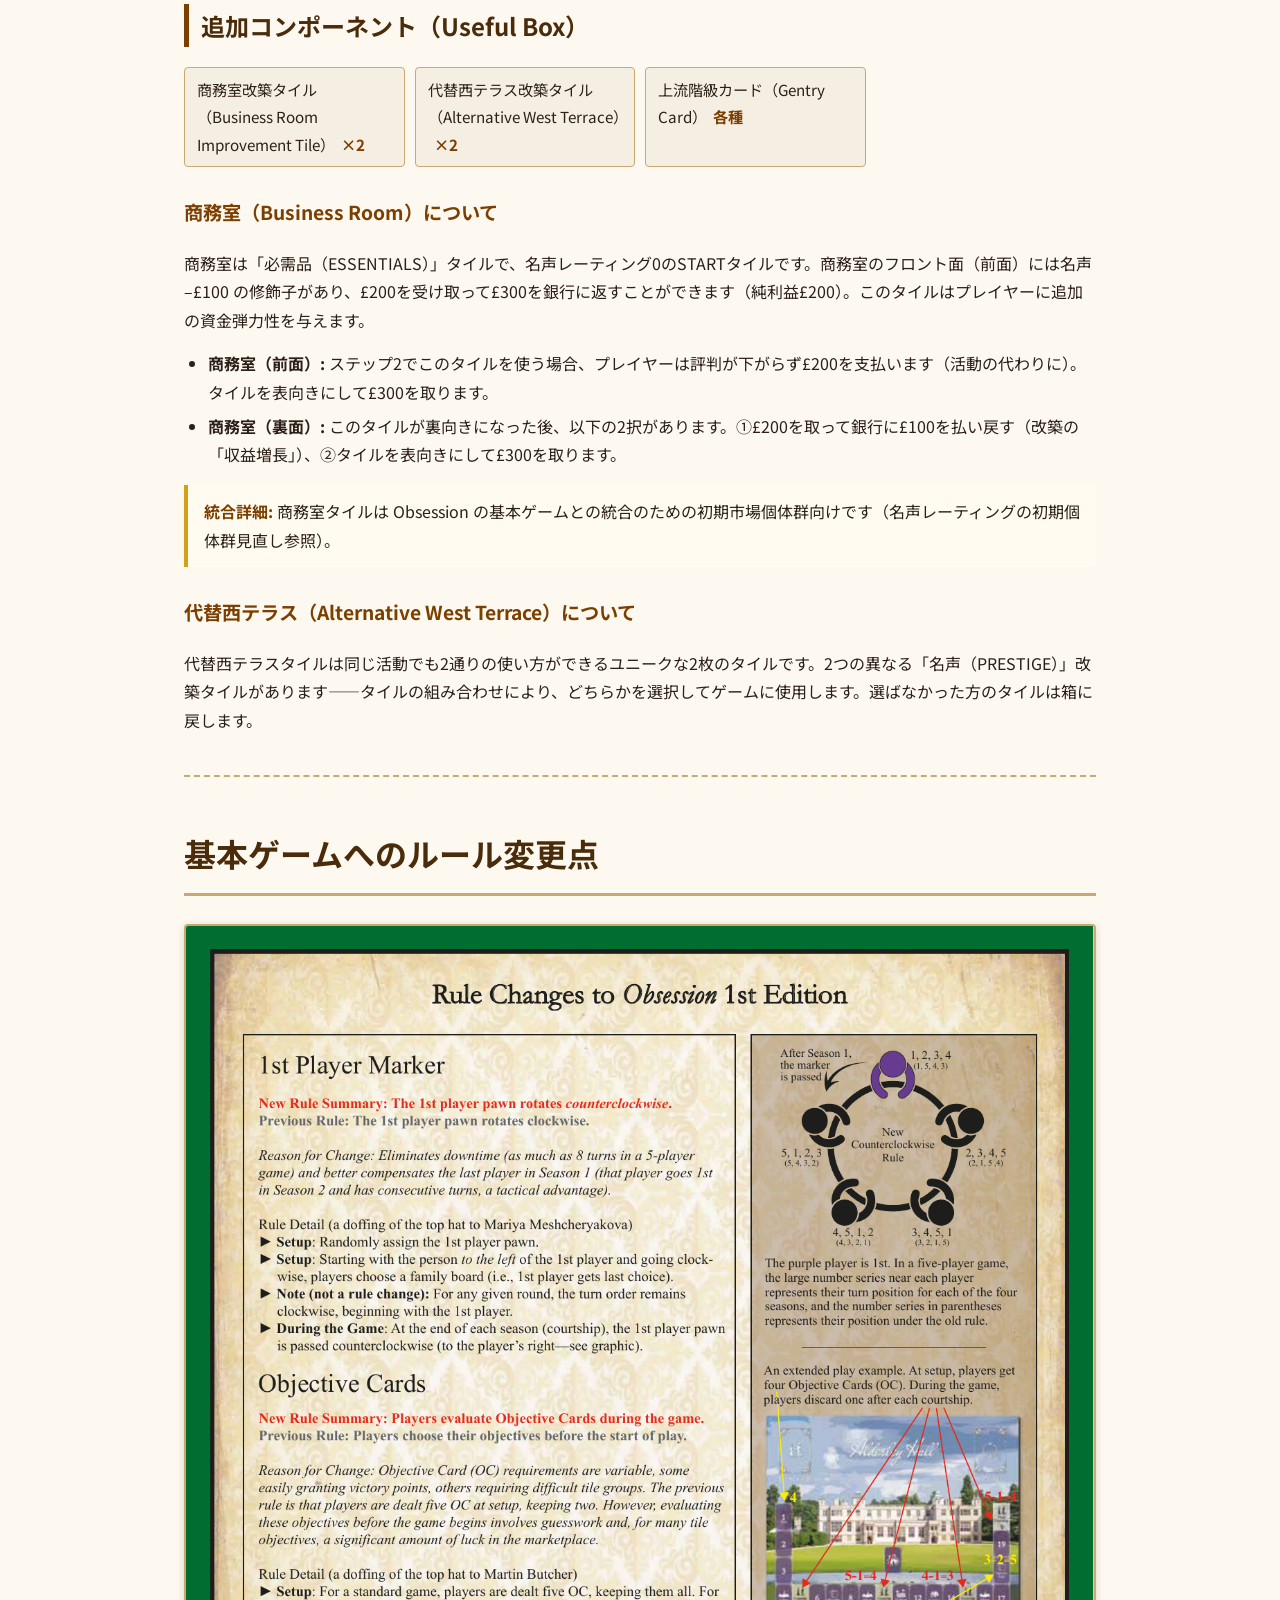
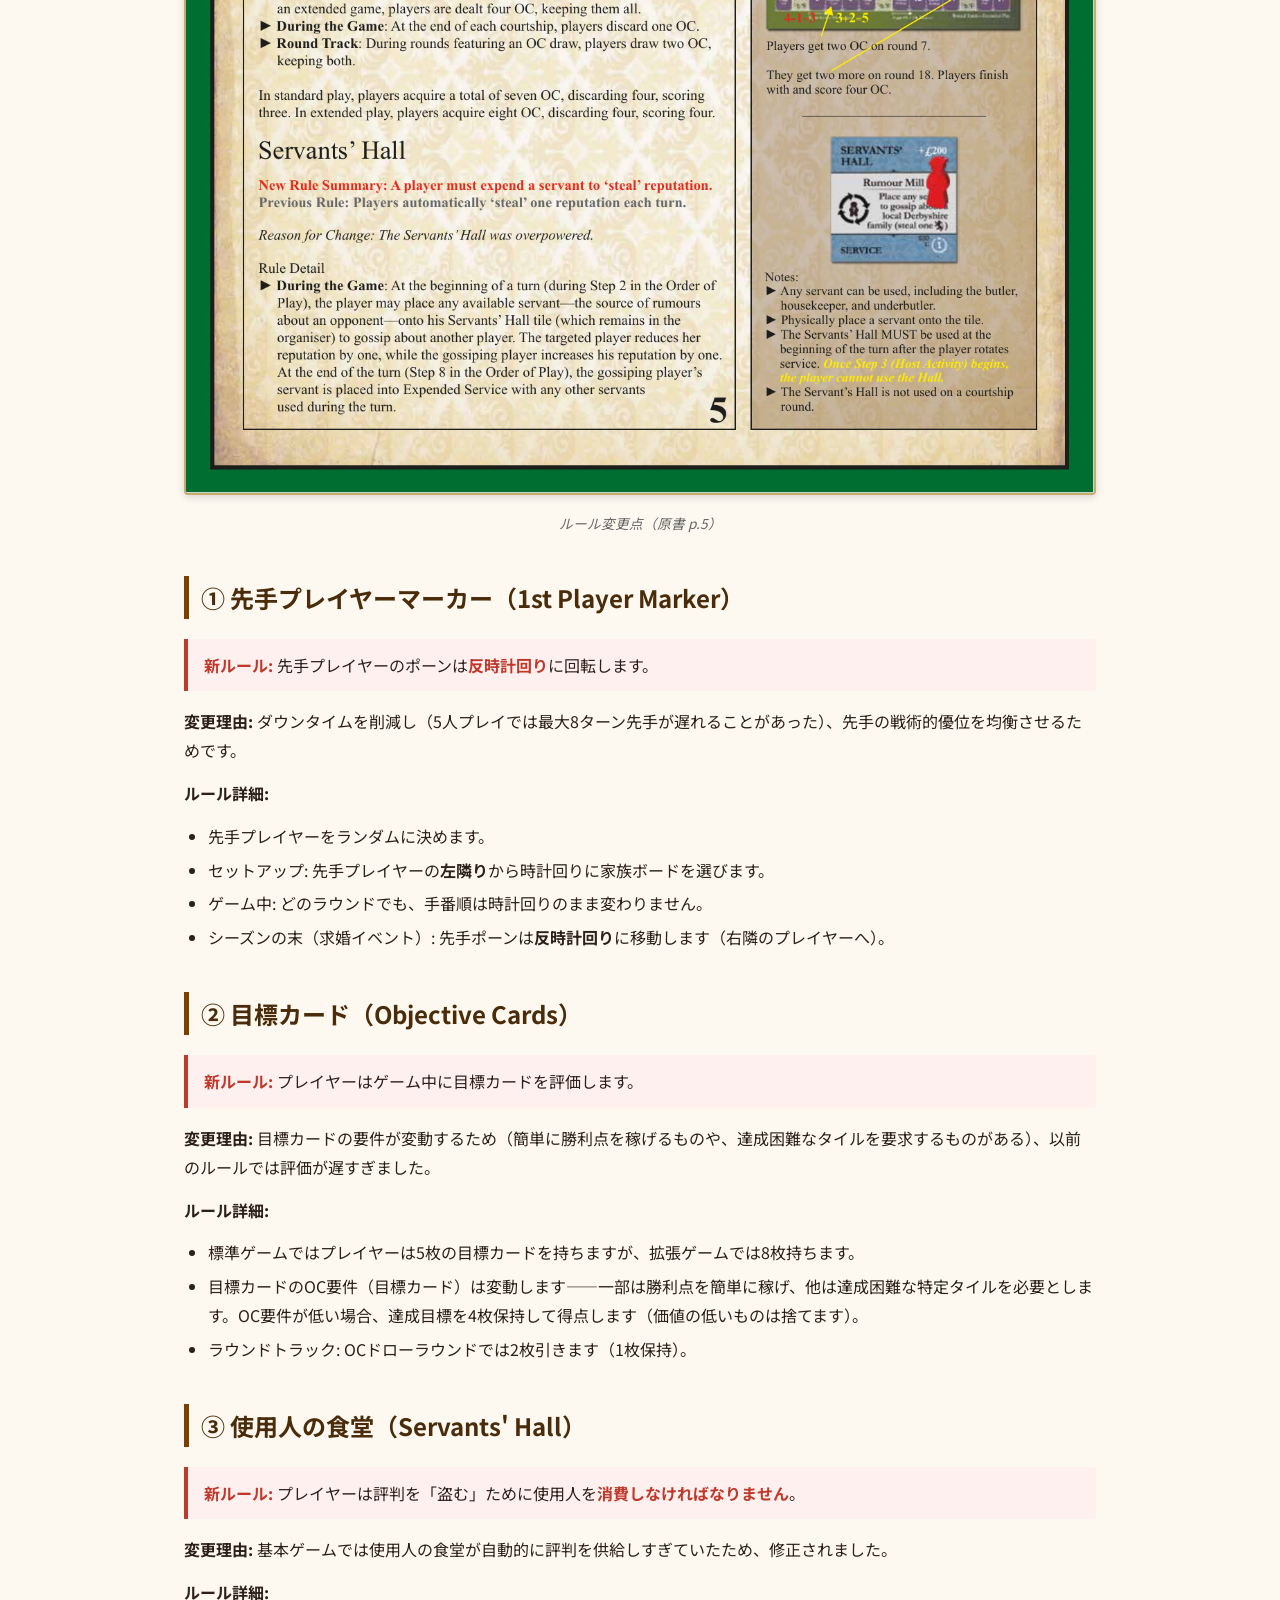
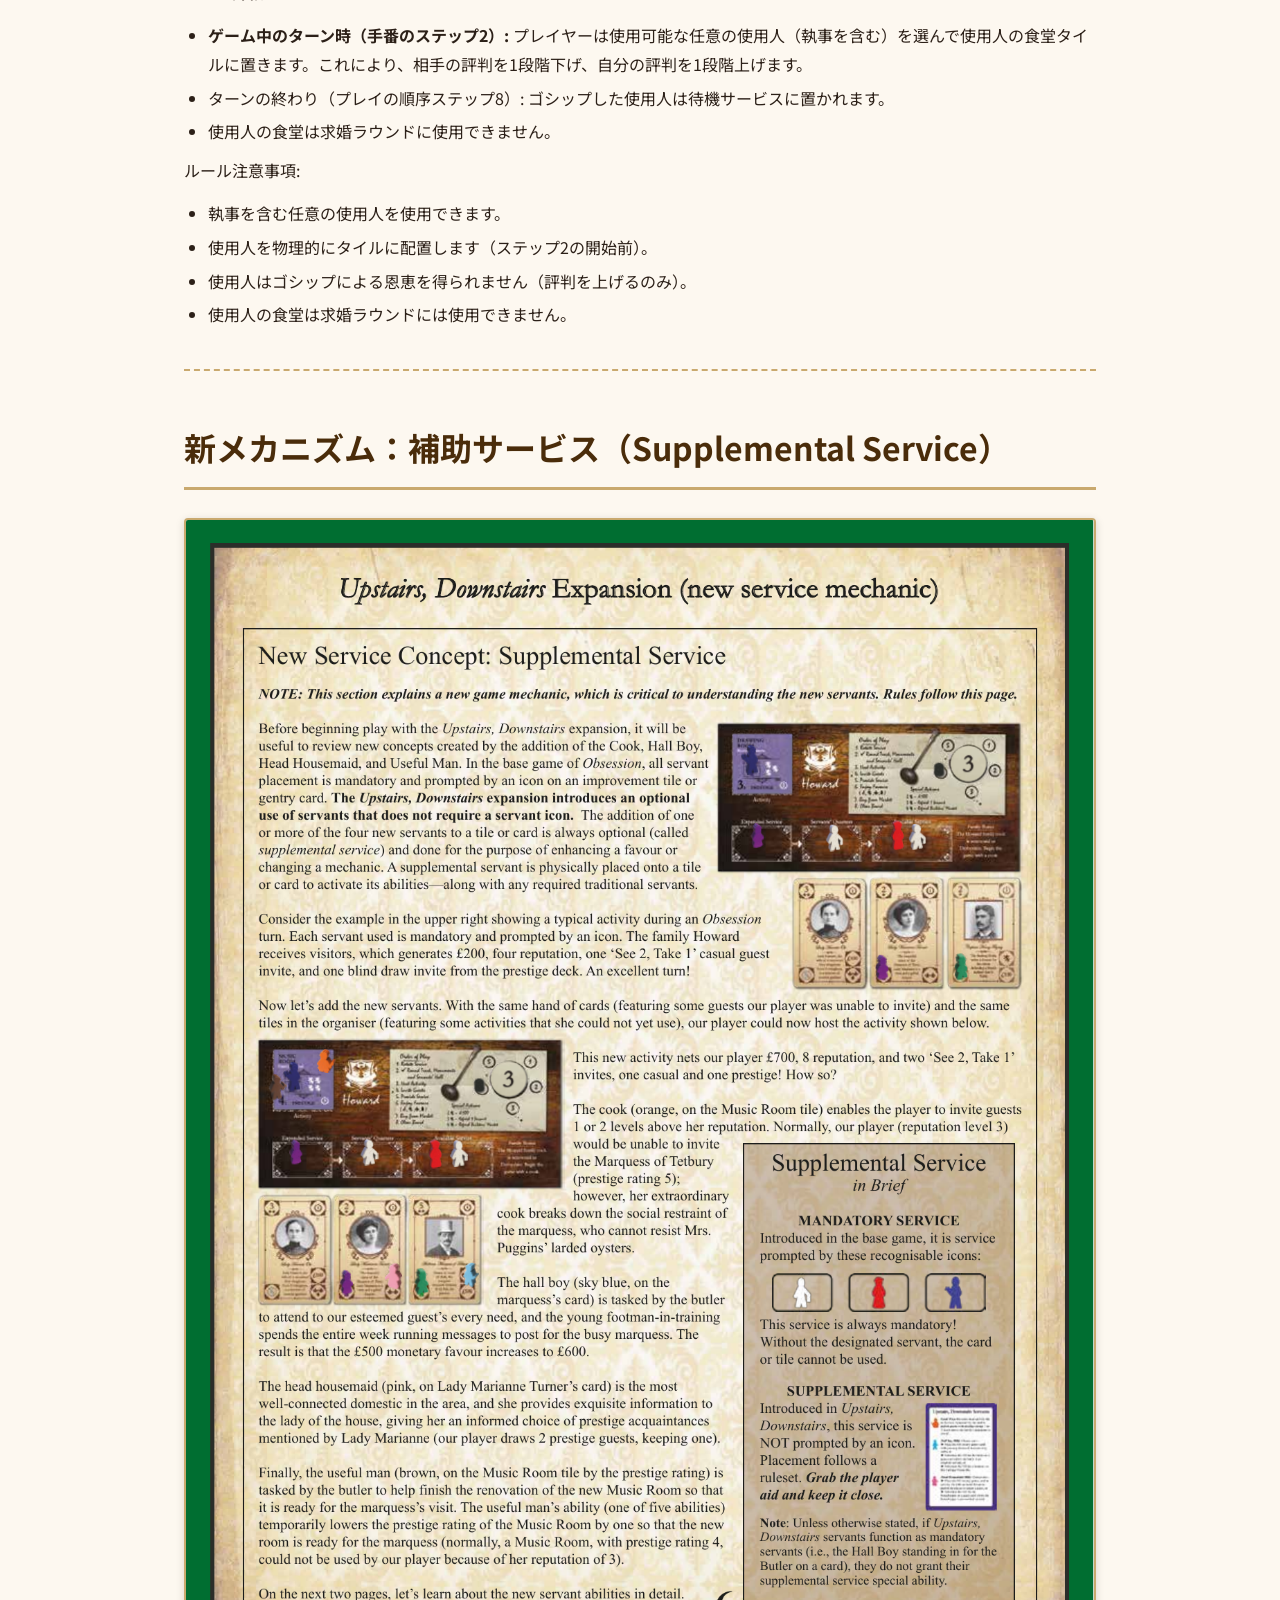
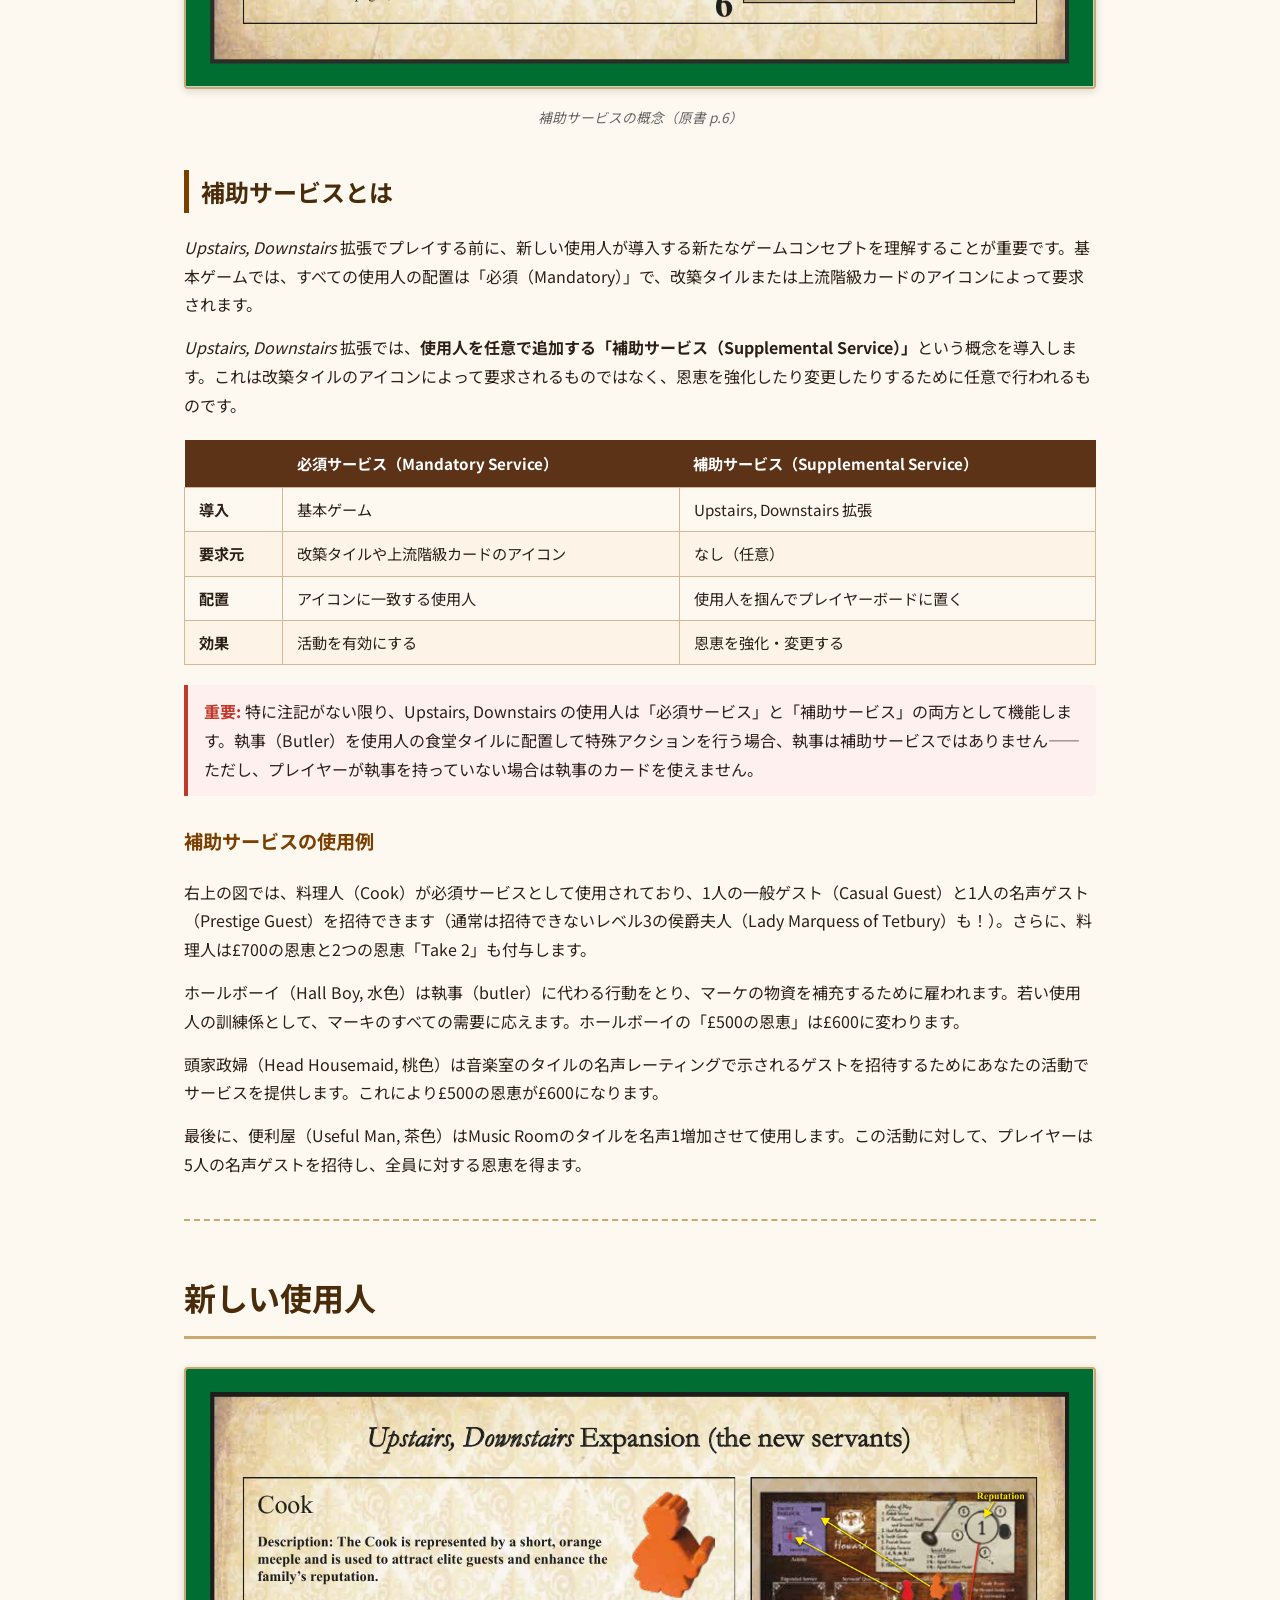
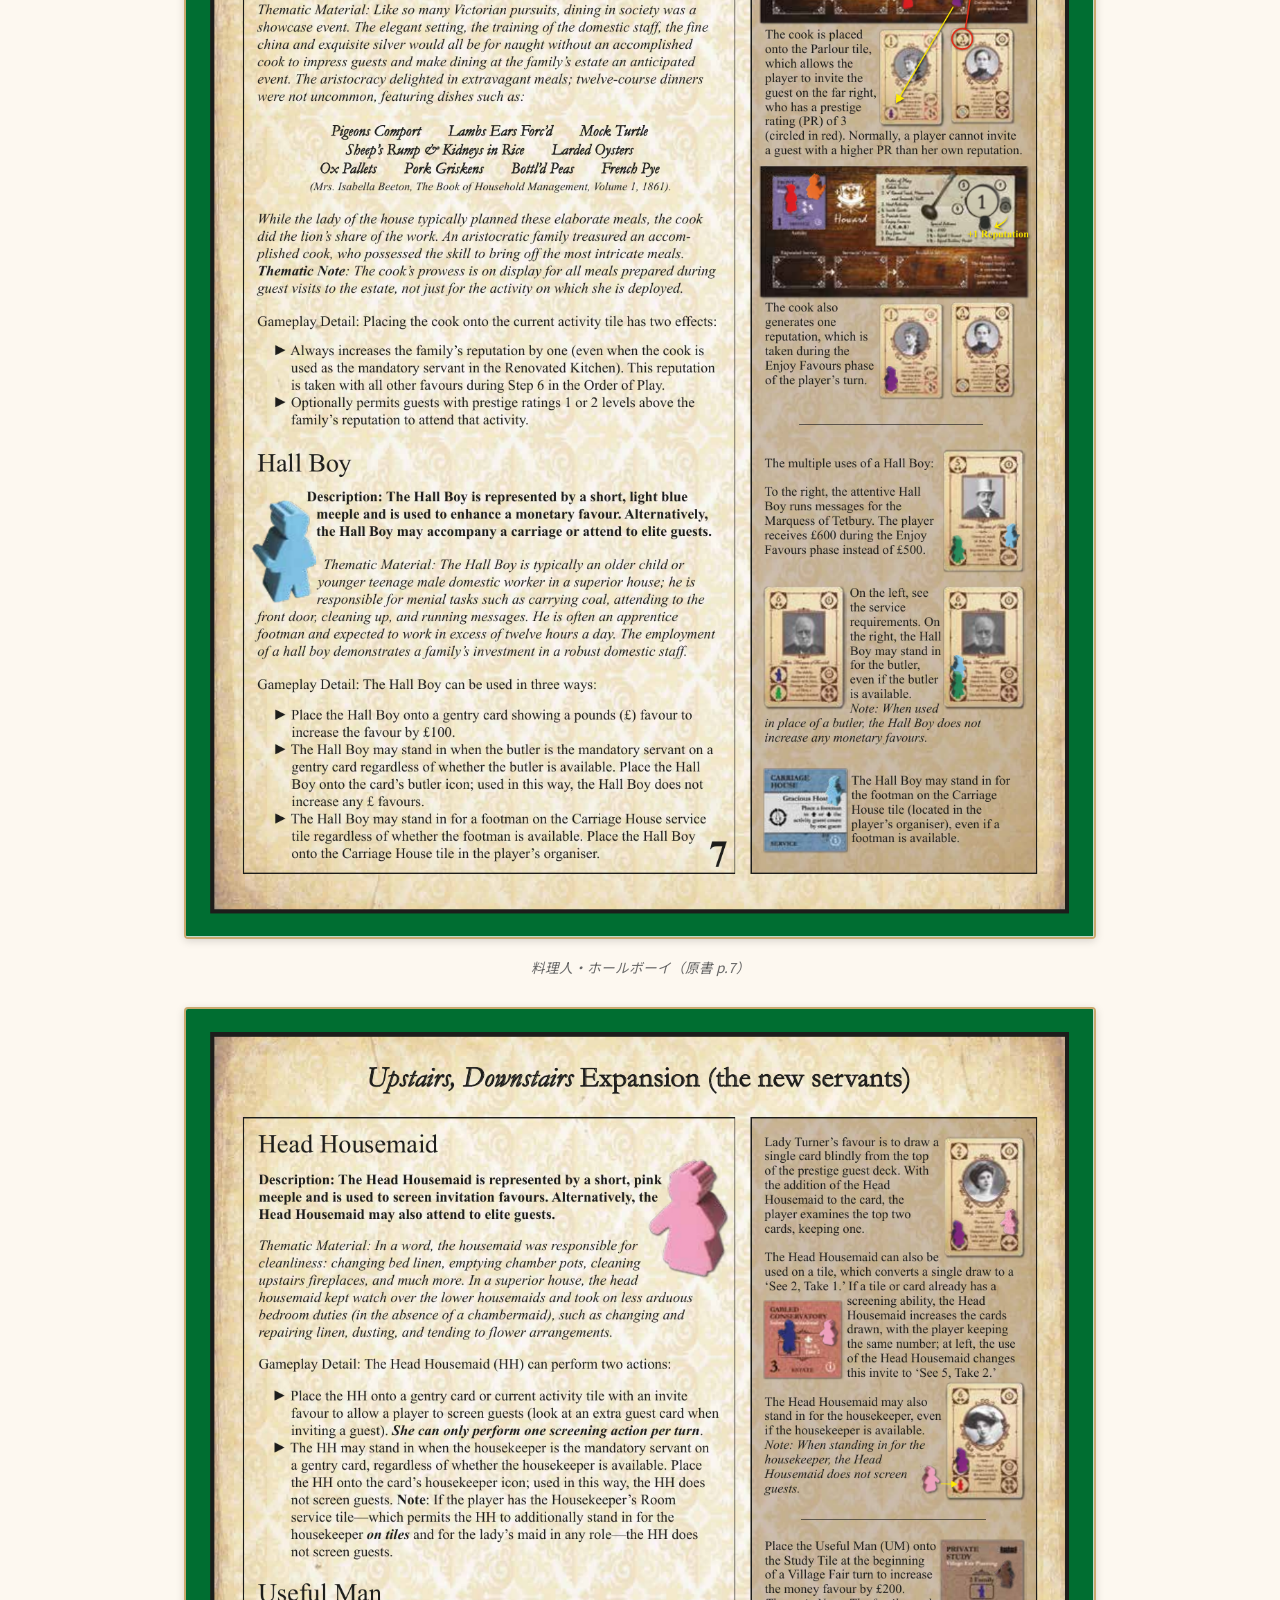
<file: upstairs_downstairs_expansion.html>
<!DOCTYPE html>
<html lang="ja">
<head>
  <meta charset="UTF-8">
  <meta name="viewport" content="width=device-width, initial-scale=1.0">
  <title>Obsession: Upstairs, Downstairs 拡張（日本語版）</title>
  <link rel="stylesheet" href="stylesheet.css">
  <style>
    .servant-card {
      display: flex;
      gap: 16px;
      background: var(--color-rule-bg);
      border: 1px solid var(--color-border);
      border-radius: 8px;
      padding: 16px;
      margin: 16px 0;
    }
    .servant-card .icon {
      font-size: 2em;
      flex-shrink: 0;
      width: 48px;
      text-align: center;
    }
    .new-tag {
      display: inline-block;
      background: #c0392b;
      color: #fff;
      font-size: 0.75em;
      font-weight: 700;
      padding: 1px 7px;
      border-radius: 10px;
      vertical-align: middle;
      margin-left: 6px;
    }
    .ud-tag {
      display: inline-block;
      background: #2980b9;
      color: #fff;
      font-size: 0.75em;
      font-weight: 700;
      padding: 1px 7px;
      border-radius: 10px;
      vertical-align: middle;
      margin-left: 6px;
    }
  </style>
</head>
<body>

<nav class="site-nav">
  <span class="nav-title">Obsession 日本語版</span>
  <span class="nav-sep">|</span>
  <a href="index.html">トップ</a>
  <span class="nav-sep">·</span>
  <a href="main_rulebook.html">基本ルール</a>
  <span class="nav-sep">·</span>
  <a href="wessex_expansion.html">Wessex拡張</a>
  <span class="nav-sep">·</span>
  <strong>U&amp;D拡張</strong>
  <span class="nav-sep">·</span>
  <a href="characters_expansion.html">Characters拡張</a>
  <span class="nav-sep">·</span>
  <a href="glossary.html">用語集</a>
</nav>

<main>

<h1>Upstairs, Downstairs 拡張</h1>
<p style="color:#888; font-size:0.9em;">原書: Upstairs, Downstairs Rulebook（Searchable – 2024）/ 16ページ</p>

<div class="note">
  <strong>前提:</strong> この拡張には Obsession 基本ゲームが必要です。基本ゲームになじんでから拡張を追加することを開発者は強く推奨しています。
</div>

<nav class="toc">
  <h2>目次</h2>
  <ol>
    <li><a href="#components-ud">コンポーネント一覧</a></li>
    <li><a href="#rule-changes">基本ゲームへのルール変更点</a></li>
    <li><a href="#supplemental-service">新メカニズム：補助サービス</a></li>
    <li><a href="#new-servants">新しい使用人</a></li>
    <li><a href="#hiring-rule">雇用ルールとパス時の雇用</a></li>
    <li><a href="#setup-ud">セットアップ（使用人ドラフト含む）</a></li>
    <li><a href="#5-6-player">5〜6人プレイのルール</a></li>
    <li><a href="#team-play">チームプレイ（競争・協力）</a></li>
    <li><a href="#solo-estate">ソロ・エステートチャレンジ</a></li>
    <li><a href="#tableau">タブロー・オブセッション</a></li>
    <li><a href="#milestones">マイルストーン</a></li>
    <li><a href="#new-tiles-ud">新しい改築タイル</a></li>
  </ol>
</nav>

<figure>
  <img src="images/upstairs_downstairs/page-01.png" alt="Upstairs Downstairs拡張 表紙と目次">
  <figcaption>表紙（原書 p.1）</figcaption>
</figure>

<p>
  <em>Upstairs, Downstairs</em> 拡張は、以下の要素を追加するメジャー拡張です:
</p>
<ul>
  <li>5人・6人プレイへの対応</li>
  <li>新しい使用人メカニズム（補助サービス）</li>
  <li>新たなゲームモード（チームプレイ・ソロ・エステートチャレンジ・タブロー・オブセッション）</li>
  <li>マイルストーン（公開目標）</li>
  <li>新しい改築タイルと上流階級カード</li>
</ul>

<hr class="section-divider">

<!-- ============================================================ -->
<!-- コンポーネント                                                 -->
<!-- ============================================================ -->
<section id="components-ud">
  <h1>コンポーネント一覧</h1>

  <figure>
    <img src="images/upstairs_downstairs/page-02.png" alt="コンポーネント一覧（前半）。ボード、タイル、チット類">
    <figcaption>コンポーネント（原書 p.2）</figcaption>
  </figure>
  <figure>
    <img src="images/upstairs_downstairs/page-03.png" alt="コンポーネント一覧（後半）。使用人、カード、プロモカード類">
    <figcaption>コンポーネント（続き）（原書 p.3）</figcaption>
  </figure>

  <h2>ボード・オーガナイザー</h2>
  <div class="components-grid">
    <div class="component-item">ハワード家プレイヤーボード（Howard Family Player Board）<span class="qty">×1</span></div>
    <div class="component-item">邸宅オーガナイザー（Country Estate Organiser）<span class="qty">×1</span>（5人目用）</div>
    <div class="component-item">タブロー用ラウンドトラック（Tableau Round Track）<span class="qty">×1</span></div>
    <div class="component-item">スコアパッド（Scorepad）<span class="qty">×1</span></div>
    <div class="component-item">スモールクロス収納バッグ（Small Cloth Storage Bag）<span class="qty">×1</span></div>
  </div>

  <div class="note">
    <strong>ハワード家について:</strong> ハワード家プレイヤーボードを追加すると5人プレイが可能になります。ハワード家のファミリーボーナスはゲーム開始時に料理人（Cook）を1体持つことです。これは <em>Upstairs, Downstairs</em> 拡張専用です。
  </div>

  <h2>タイル</h2>
  <div class="components-grid">
    <div class="component-item">名声レーティング5タイル（Prestige Rating 5 Tile）<span class="qty">×6</span></div>
    <div class="component-item">低VP価値モニュメントタイル（Low VP Value Monument）<span class="qty">×4</span></div>
    <div class="component-item">新ユニバーサルタイル（New Universal Tile）<span class="qty">×5</span></div>
    <div class="component-item">Upstairs, Downstairs 専用タイル<span class="qty">×3</span></div>
    <div class="component-item">STARTタイル<span class="qty">×10</span>（5〜6人用、基本と互換）</div>
  </div>

  <div class="note">
    <strong>低VP価値モニュメントについて:</strong> 4枚のモニュメントタイルはVP値が低く（タイル整理番号の下に「U」識別子があります）、基本ゲームのモニュメントを任意で置き換えられます。<em>Tableau Obsession</em> でのプレイ時は必ずこれらを使用します。
  </div>

  <h2>チット・コイン</h2>
  <div class="components-grid">
    <div class="component-item">評判カウンター（Reputation Counter）<span class="qty">×14</span>（4個は9/10用）</div>
    <div class="component-item">評判マーカー（Reputation Marker）<span class="qty">×2</span></div>
    <div class="component-item">新チット（New Chit）<span class="qty">×14</span>（各家族のクレスト×2）</div>
    <div class="component-item">VPカード（VP Card）<span class="qty">×30</span></div>
    <div class="component-item">テーマカード（Theme Card）<span class="qty">×10</span></div>
  </div>

  <h2>使用人ミープル（新規）<span class="new-tag">新規</span></h2>
  <div class="components-grid">
    <div class="component-item">基本使用人（Basic Servant）<span class="qty">×14</span>（執事×2、家政婦長×2、従僕×4、侍女×3、従者×4）</div>
    <div class="component-item">料理人（Cook）<span class="qty">×6</span>（短い橙色ミープル）</div>
    <div class="component-item">ホールボーイ（Hall Boy）<span class="qty">×5</span>（短い水色ミープル）</div>
    <div class="component-item">頭家政婦（Head Housemaid）<span class="qty">×3</span>（短い桃色ミープル）</div>
    <div class="component-item">便利屋（Useful Man）<span class="qty">×5</span>（短い茶色ミープル）</div>
  </div>

  <h2>カード</h2>
  <div class="components-grid">
    <div class="component-item">Upstairs, Downstairs 上流階級カード<span class="qty">×37</span>（「U」識別子付き）</div>
    <div class="component-item">ハワード家カード（Howard Family Card）<span class="qty">×4</span></div>
    <div class="component-item">Upstairs, Downstairs 目標カード<span class="qty">×13</span></div>
    <div class="component-item">プロモーション上流階級カード（Promotional Gentry）<span class="qty">×19</span></div>
    <div class="component-item">マイルストーン（Milestone）<span class="qty">×10</span></div>
    <div class="component-item">ソロカード（Solo Card）<span class="qty">各種</span></div>
    <div class="component-item">プレイヤーエイド（Player Aid）<span class="qty">×12</span></div>
  </div>

  <figure>
    <img src="images/upstairs_downstairs/page-04.png" alt="便利なボックスコンポーネント。ビジネスルームタイルや西テラスタイル、ソロカードなど">
    <figcaption>便利なボックスコンポーネント（原書 p.4）</figcaption>
  </figure>

  <h2>追加コンポーネント（Useful Box）</h2>
  <div class="components-grid">
    <div class="component-item">商務室改築タイル（Business Room Improvement Tile）<span class="qty">×2</span></div>
    <div class="component-item">代替西テラス改築タイル（Alternative West Terrace）<span class="qty">×2</span></div>
    <div class="component-item">上流階級カード（Gentry Card）<span class="qty">各種</span></div>
  </div>

  <h3>商務室（Business Room）について</h3>
  <p>
    商務室は「必需品（ESSENTIALS）」タイルで、名声レーティング0のSTARTタイルです。商務室のフロント面（前面）には名声 –£100 の修飾子があり、£200を受け取って£300を銀行に返すことができます（純利益£200）。このタイルはプレイヤーに追加の資金弾力性を与えます。
  </p>
  <ul>
    <li><strong>商務室（前面）:</strong> ステップ2でこのタイルを使う場合、プレイヤーは評判が下がらず£200を支払います（活動の代わりに）。タイルを表向きにして£300を取ります。</li>
    <li><strong>商務室（裏面）:</strong> このタイルが裏向きになった後、以下の2択があります。①£200を取って銀行に£100を払い戻す（改築の「収益増長」）、②タイルを表向きにして£300を取ります。</li>
  </ul>

  <div class="note">
    <strong>統合詳細:</strong> 商務室タイルは Obsession の基本ゲームとの統合のための初期市場個体群向けです（名声レーティングの初期個体群見直し参照）。
  </div>

  <h3>代替西テラス（Alternative West Terrace）について</h3>
  <p>
    代替西テラスタイルは同じ活動でも2通りの使い方ができるユニークな2枚のタイルです。2つの異なる「名声（PRESTIGE）」改築タイルがあります——タイルの組み合わせにより、どちらかを選択してゲームに使用します。選ばなかった方のタイルは箱に戻します。
  </p>
</section>

<hr class="section-divider">

<!-- ============================================================ -->
<!-- 基本ゲームへのルール変更点                                     -->
<!-- ============================================================ -->
<section id="rule-changes">
  <h1>基本ゲームへのルール変更点</h1>

  <figure>
    <img src="images/upstairs_downstairs/page-05.png" alt="基本ゲームからの変更点。先手マーカー、目標カード、使用人の食堂">
    <figcaption>ルール変更点（原書 p.5）</figcaption>
  </figure>

  <h2>① 先手プレイヤーマーカー（1st Player Marker）</h2>
  <div class="critical">
    <strong>新ルール:</strong> 先手プレイヤーのポーンは<strong>反時計回り</strong>に回転します。
  </div>
  <p>
    <strong>変更理由:</strong> ダウンタイムを削減し（5人プレイでは最大8ターン先手が遅れることがあった）、先手の戦術的優位を均衡させるためです。
  </p>
  <p>
    <strong>ルール詳細:</strong>
  </p>
  <ul>
    <li>先手プレイヤーをランダムに決めます。</li>
    <li>セットアップ: 先手プレイヤーの<strong>左隣り</strong>から時計回りに家族ボードを選びます。</li>
    <li>ゲーム中: どのラウンドでも、手番順は時計回りのまま変わりません。</li>
    <li>シーズンの末（求婚イベント）: 先手ポーンは<strong>反時計回り</strong>に移動します（右隣のプレイヤーへ）。</li>
  </ul>

  <h2>② 目標カード（Objective Cards）</h2>
  <div class="critical">
    <strong>新ルール:</strong> プレイヤーはゲーム中に目標カードを評価します。
  </div>
  <p>
    <strong>変更理由:</strong> 目標カードの要件が変動するため（簡単に勝利点を稼げるものや、達成困難なタイルを要求するものがある）、以前のルールでは評価が遅すぎました。
  </p>
  <p>
    <strong>ルール詳細:</strong>
  </p>
  <ul>
    <li>標準ゲームではプレイヤーは5枚の目標カードを持ちますが、拡張ゲームでは8枚持ちます。</li>
    <li>目標カードのOC要件（目標カード）は変動します——一部は勝利点を簡単に稼げ、他は達成困難な特定タイルを必要とします。OC要件が低い場合、達成目標を4枚保持して得点します（価値の低いものは捨てます）。</li>
    <li>ラウンドトラック: OCドローラウンドでは2枚引きます（1枚保持）。</li>
  </ul>

  <h2>③ 使用人の食堂（Servants' Hall）</h2>
  <div class="critical">
    <strong>新ルール:</strong> プレイヤーは評判を「盗む」ために使用人を<strong>消費しなければなりません</strong>。
  </div>
  <p>
    <strong>変更理由:</strong> 基本ゲームでは使用人の食堂が自動的に評判を供給しすぎていたため、修正されました。
  </p>
  <p>
    <strong>ルール詳細:</strong>
  </p>
  <ul>
    <li><strong>ゲーム中のターン時（手番のステップ2）:</strong> プレイヤーは使用可能な任意の使用人（執事を含む）を選んで使用人の食堂タイルに置きます。これにより、相手の評判を1段階下げ、自分の評判を1段階上げます。</li>
    <li>ターンの終わり（プレイの順序ステップ8）: ゴシップした使用人は待機サービスに置かれます。</li>
    <li>使用人の食堂は求婚ラウンドに使用できません。</li>
  </ul>
  <p>ルール注意事項:</p>
  <ul>
    <li>執事を含む任意の使用人を使用できます。</li>
    <li>使用人を物理的にタイルに配置します（ステップ2の開始前）。</li>
    <li>使用人はゴシップによる恩恵を得られません（評判を上げるのみ）。</li>
    <li>使用人の食堂は求婚ラウンドには使用できません。</li>
  </ul>
</section>

<hr class="section-divider">

<!-- ============================================================ -->
<!-- 補助サービス                                                   -->
<!-- ============================================================ -->
<section id="supplemental-service">
  <h1>新メカニズム：補助サービス（Supplemental Service）</h1>

  <figure>
    <img src="images/upstairs_downstairs/page-06.png" alt="補助サービスの概念説明。必須サービスと補助サービスの違い">
    <figcaption>補助サービスの概念（原書 p.6）</figcaption>
  </figure>

  <h2>補助サービスとは</h2>
  <p>
    <em>Upstairs, Downstairs</em> 拡張でプレイする前に、新しい使用人が導入する新たなゲームコンセプトを理解することが重要です。基本ゲームでは、すべての使用人の配置は「必須（Mandatory）」で、改築タイルまたは上流階級カードのアイコンによって要求されます。
  </p>
  <p>
    <em>Upstairs, Downstairs</em> 拡張では、<strong>使用人を任意で追加する「補助サービス（Supplemental Service）」</strong>という概念を導入します。これは改築タイルのアイコンによって要求されるものではなく、恩恵を強化したり変更したりするために任意で行われるものです。
  </p>

  <table>
    <thead>
      <tr>
        <th></th>
        <th>必須サービス（Mandatory Service）</th>
        <th>補助サービス（Supplemental Service）</th>
      </tr>
    </thead>
    <tbody>
      <tr>
        <td><strong>導入</strong></td>
        <td>基本ゲーム</td>
        <td>Upstairs, Downstairs 拡張</td>
      </tr>
      <tr>
        <td><strong>要求元</strong></td>
        <td>改築タイルや上流階級カードのアイコン</td>
        <td>なし（任意）</td>
      </tr>
      <tr>
        <td><strong>配置</strong></td>
        <td>アイコンに一致する使用人</td>
        <td>使用人を掴んでプレイヤーボードに置く</td>
      </tr>
      <tr>
        <td><strong>効果</strong></td>
        <td>活動を有効にする</td>
        <td>恩恵を強化・変更する</td>
      </tr>
    </tbody>
  </table>

  <div class="critical">
    <strong>重要:</strong> 特に注記がない限り、Upstairs, Downstairs の使用人は「必須サービス」と「補助サービス」の両方として機能します。執事（Butler）を使用人の食堂タイルに配置して特殊アクションを行う場合、執事は補助サービスではありません——ただし、プレイヤーが執事を持っていない場合は執事のカードを使えません。
  </div>

  <h3>補助サービスの使用例</h3>
  <p>
    右上の図では、料理人（Cook）が必須サービスとして使用されており、1人の一般ゲスト（Casual Guest）と1人の名声ゲスト（Prestige Guest）を招待できます（通常は招待できないレベル3の侯爵夫人（Lady Marquess of Tetbury）も！）。さらに、料理人は£700の恩恵と2つの恩恵「Take 2」も付与します。
  </p>
  <p>
    ホールボーイ（Hall Boy, 水色）は執事（butler）に代わる行動をとり、マーケの物資を補充するために雇われます。若い使用人の訓練係として、マーキのすべての需要に応えます。ホールボーイの「£500の恩恵」は£600に変わります。
  </p>
  <p>
    頭家政婦（Head Housemaid, 桃色）は音楽室のタイルの名声レーティングで示されるゲストを招待するためにあなたの活動でサービスを提供します。これにより£500の恩恵が£600になります。
  </p>
  <p>
    最後に、便利屋（Useful Man, 茶色）はMusic Roomのタイルを名声1増加させて使用します。この活動に対して、プレイヤーは5人の名声ゲストを招待し、全員に対する恩恵を得ます。
  </p>
</section>

<hr class="section-divider">

<!-- ============================================================ -->
<!-- 新しい使用人                                                   -->
<!-- ============================================================ -->
<section id="new-servants">
  <h1>新しい使用人</h1>

  <figure>
    <img src="images/upstairs_downstairs/page-07.png" alt="料理人とホールボーイの詳細説明。能力と使用方法">
    <figcaption>料理人・ホールボーイ（原書 p.7）</figcaption>
  </figure>
  <figure>
    <img src="images/upstairs_downstairs/page-08.png" alt="頭家政婦と便利屋の詳細説明。能力と使用方法">
    <figcaption>頭家政婦・便利屋（原書 p.8）</figcaption>
  </figure>

  <div class="servant-card">
    <div class="icon">🟠</div>
    <div>
      <h3>料理人（Cook）<span class="new-tag">新規</span></h3>
      <p><strong>説明:</strong> 料理人は短い橙色のミープルで表されます。エリートゲストを招待し、家族の評判を高める役割を担います。</p>
      <p><strong>テーマ的背景:</strong> ヴィクトリア朝において、社交の場での食事は洗練の証でした。精巧な料理、上品なテーブルセッティング、繊細な磁器と銀食器——これらなしには貴族の訪問も満足のいくものにはならず、才能ある料理人が影の立役者でした。</p>
      <p><strong>ゲームプレイの詳細:</strong></p>
      <ul>
        <li>料理人をアクティビティタイルに置くことで、<strong>評判を1段階上げる</strong>（ゲスト招待の有無に関わらず）。</li>
        <li>料理人は<strong>名声レーティングが自分の評判より1〜2高い活動を主催できる</strong>。</li>
        <li>料理人は常に評判を恩恵として1つ生成し、「恩恵の獲得（Enjoy Favours）」ステップで受け取ります。</li>
      </ul>
    </div>
  </div>

  <div class="servant-card">
    <div class="icon">🔵</div>
    <div>
      <h3>ホールボーイ（Hall Boy）<span class="new-tag">新規</span></h3>
      <p><strong>説明:</strong> ホールボーイは短い水色のミープルで表されます。金銭的な恩恵を強化し、上流階級カードを補充する役割を担います。</p>
      <p><strong>テーマ的背景:</strong> 典型的なホールボーイ（またはボーイ）は若い、あるいは年齢の若い使用人で、玄関ホールの面倒を見る係でした。清掃し、訪問者を迎え、使用人の仕事を何でもこなしました。彼の採用は、家族が使用人への相当な投資をしている証でした。</p>
      <p><strong>ゲームプレイの詳細（3通りの使い方）:</strong></p>
      <ul>
        <li>上流階級カードのポンド（£）恩恵を示すカードにホールボーイを置いて、恩恵を£100増やす。</li>
        <li>ホールボーイを改築タイルに置いて（恩恵の獲得ステップ中）、恩恵に関わらず£100の恩恵を得る（ただし執事がいる場合のみ）。</li>
        <li>ホールボーイを馬車の家（Carriage House）サービスタイルに置いて（名声レーティングが1増加しているタイル）、そのタイルに置かれた従者の恩恵に加えて追加の恩恵を得る。</li>
      </ul>
      <div class="note">
        <strong>注:</strong> ホールボーイが金銭的恩恵を増やす場合、そのカードや活動でも恩恵が増えますが、執事のバトラーカードに置かれた場合は執事の特殊能力は発動しません。
      </div>
    </div>
  </div>

  <div class="servant-card">
    <div class="icon">🩷</div>
    <div>
      <h3>頭家政婦（Head Housemaid）<span class="new-tag">新規</span></h3>
      <p><strong>説明:</strong> 頭家政婦は短い桃色のミープルで表されます。侍女（Lady's Maid）としても機能し、エリートゲストへのスクリーニングを行います。</p>
      <p><strong>テーマ的背景:</strong> 家政婦長（Housekeeper）の監督下で、頭家政婦は下位の家政婦たちを統括し、家事全般の管理を担いました。家主の妻に代わって来客の取り次ぎも行い、邸宅の評判を守る役割を果たしていました。</p>
      <p><strong>ゲームプレイの詳細（2通りの使い方）:</strong></p>
      <ul>
        <li>頭家政婦をゲントリーカードに置いて、招待上限を1枚増やす（侍女の代わりとしてカードを使用し、上流階級カードを招待する場合に1体追加の侍女として機能する）。ただし、家政婦長がすでに侍女の代わりに使用されている場合、頭家政婦は招待上限を増やせません。</li>
        <li>頭家政婦をステップ2（恩恵の獲得）で使用して、上流階級カードを1枚追加で引ける（「See 2, Take 1」）。頭家政婦が使用された場合、プレイヤーは上から2枚のカードを引き、1枚を選んで持ちます。</li>
      </ul>
    </div>
  </div>

  <div class="servant-card">
    <div class="icon">🟤</div>
    <div>
      <h3>便利屋（Useful Man）<span class="new-tag">新規</span></h3>
      <p><strong>説明:</strong> 便利屋は短い茶色のミープルで表されます。村の市（Village Fair）の準備を行い、改築タイルを操作できます。</p>
      <p><strong>テーマ的背景:</strong> 便利屋（またはユーティリティーマン）は大邸宅で雑多な作業をこなした職人肌の男性使用人でした。修繕・メンテナンス・運搬など、家の機能を保つあらゆる作業を担いました。彼の採用は収入と使用人への投資のシグナルでした。</p>
      <p><strong>ゲームプレイの詳細（5通りの使い方）:</strong></p>
      <ul>
        <li>便利屋を村の市（Village Fair）ラウンドに配置して、評判を増やしながら£200の恩恵を得る（スタディタイルが反転していない場合は£300、反転している場合は£100のみ）。</li>
        <li>便利屋を改築タイルの任意の場所に置いて（名声モニュメントを除く）、タイルの名声レーティングを1増やし（実際にはテーブル改築タイルを1枚リセットしてコストを£100下げる）、その後タイルを反転させる。</li>
        <li>（ステップ2の開始前に）改築タイルを前向きに戻すことができる（ただし、改築タイルの名声レーティングが邸宅の現在の名声より低い場合のみ）。便利屋をタイルに置いた後、£100のコストがかかります（£0に引き下げ、残りのコストを支払います）。</li>
        <li>任意の改築タイル（モニュメントを除く）から取り出して、建築家市場に置く（タイルは£300スペースに置かれ、そこから通常に購入できます）——残り5枚のタイルを袋から引き、通常通りに市場に配置します。</li>
        <li><strong>ワンタイム（プレイヤーのターン中いつでも）:</strong> 便利屋を邸宅オーガナイザーから取り出して捨て札にし、建築家市場をリフレッシュします（残り5枚のタイルを引き、通常通り配置します）——このリフレッシュは評判コストなしに行われます。</li>
      </ul>
      <div class="note">
        <strong>注:</strong> 便利屋を用いる場合、邸宅オーガナイザー内に置くと（ステップ2でアクティブになり）ゲーム全体で繰り返し使用できます。改築タイルに置いた後でも建築家市場のリフレッシュに使えます。
      </div>
    </div>
  </div>
</section>

<hr class="section-divider">

<!-- ============================================================ -->
<!-- 雇用ルール                                                     -->
<!-- ============================================================ -->
<section id="hiring-rule">
  <h1>雇用ルールとパス時の雇用</h1>

  <figure>
    <img src="images/upstairs_downstairs/page-09.png" alt="パス時の雇用ルール、使用人の制限事項">
    <figcaption>雇用ルール（原書 p.9）</figcaption>
  </figure>

  <div class="note">
    <strong>注:</strong> この雇用・パスルールは <em>Upstairs, Downstairs</em> 拡張を使用する場合に必要です。基本ゲームのみの場合は任意です。
  </div>

  <h2>パス時に使用人を雇用できる新ルール</h2>
  <div class="critical">
    <strong>新ルール:</strong> プレイヤーはパス（Pass）時に使用人を雇用できます（標準ターンとパスが同一ターンに行われます）。
  </div>
  <p>
    <strong>変更理由:</strong> Upstairs, Downstairs 拡張では、従僕・侍女・従者がそれほど重要でなくなります。これらの使用人がより重要な機能を持つ新使用人の追加により、単に使用人を雇用するためだけにパスする必要性が減ります。
  </p>

  <h3>パスターンの詳細</h3>
  <ol class="steps">
    <li>
      <span class="step-num">予備</span>
      <div class="step-body">
        <strong>予備ステップ:</strong> ルールブックのステップ1で示されたように、プレイヤーはゲントリーデッキを補充し（評判を下げてデッキを補充）、ラウンドトラックを確認（ステップ2）し、モニュメントに対するOCの引き直しを行い（該当する場合）、必要に応じて使用人の食堂を使います。
      </div>
    </li>
    <li>
      <span class="step-num">新</span>
      <div class="step-body">
        <strong>新しい雇用選択肢:</strong> 元のゲームでは、パスにより2つの選択肢（£200を受け取るか、建築家市場のタイルを購入するか）がありました。今では3つ目の選択肢として<strong>使用人を雇用する</strong>ことができます。
      </div>
    </li>
  </ol>

  <h3>雇用アクションの詳細</h3>
  <p>
    雇用アクションを使用する場合：
  </p>
  <ul>
    <li>執事（Butler）のサービスは必須です（執事の部屋タイルが必要）。</li>
    <li>2人の使用人を共有ボードの「雇用可能（Servants for Hire）」エリアから選んで雇用できます。</li>
    <li>雇用した使用人はすぐに「使用可能（Available Service）」に配置されます。</li>
  </ul>

  <h2>使用人の制限事項（Servant Limitations）</h2>

  <div class="critical">
    <strong>重要なルール:</strong> プレイヤーは複数の従僕・侍女・従者（モニュメントは除く）のみを雇用できます。料理人・ホールボーイ・頭家政婦・便利屋などの Upstairs, Downstairs 新使用人は複数雇用できません。
  </div>

  <ul>
    <li><strong>雇用制限:</strong> 雇用アクションを使用する場合、2体の使用人のうち従僕・侍女・従者のみ（Upstairs, Downstairs 使用人以外）が2体雇用の対象です。</li>
    <li><strong>招待制限:</strong> 名声レーティングが自分の評判より高い場合、招待できないゲストが存在します。執事がいない場合は特殊アクションを使えません（使用人の食堂がない限り）。</li>
    <li><strong>副執事の制限:</strong> 副執事は従者・従僕・執事の代わりにはなれますが、Upstairs, Downstairs の新使用人の代わりにはなれません。</li>
    <li><strong>料理人のリクルート制限:</strong> 料理人は料理人のみが持つ特殊能力（料理人の食堂など）からのみ雇用できます。</li>
  </ul>

  <h2>パスを使わずに新ルールを使う（オプション）</h2>
  <p>
    拡張を使う際、基本ゲームのプレイヤーは新ルールに慣れるまで元のパスルールを使い続けて構いません。プレイヤーは£200を受け取るか市場タイルを購入するかのどちらかを選べます。
  </p>
  <p>
    ただし、新しいルールに切り替えた場合、パスはより戦略的で有益になります。特に序盤でパスして使用人を雇用するかどうかの判断——および、デッキを補充するかどうかの判断——は、ゲームの勝敗を左右する重要な選択です。
  </p>
</section>

<hr class="section-divider">

<!-- ============================================================ -->
<!-- セットアップ                                                   -->
<!-- ============================================================ -->
<section id="setup-ud">
  <h1>セットアップ（使用人ドラフト含む）</h1>

  <figure>
    <img src="images/upstairs_downstairs/page-10.png" alt="使用人ドラフトを含むセットアップ詳細">
    <figcaption>ドラフト付きセットアップ（原書 p.10）</figcaption>
  </figure>

  <div class="critical">
    <strong>注意:</strong> プレイヤーはそれぞれ料理人・ホールボーイ・頭家政婦・便利屋を1体ずつ（計4体）持てます。
  </div>

  <h2>プレイヤーエリアのセットアップ（ドラフトあり）</h2>

  <p>
    <em>Upstairs, Downstairs</em> 拡張のプレイヤーエリアセットアップは、Obsession ルールブックのp.3の基本セットアップと同様ですが、「使用人ドラフト」が追加されます。
  </p>
  <p>
    ゲーム開始時の使用人ドラフト方法:
  </p>
  <ol>
    <li>「短い」使用人（料理人・ホールボーイ・頭家政婦・便利屋）を各1体ずつ取り出して、ランダムに4体を並べます。</li>
    <li>先手プレイヤー（1stプレイヤー）から始めて、各プレイヤーが1体を選びます。</li>
    <li>次に2番目のプレイヤーが選び、以降順に選びます。</li>
    <li>2番目のラウンドでは、最後のプレイヤーから逆順で選びます（スネークドラフト方式）。</li>
  </ol>
  <p>
    こうして、各プレイヤーは1体の新使用人を使用可能な状態からスタートします。ドラフトされなかった使用人は供給（Servants for Hire）エリアに戻します。
  </p>

  <div class="family-bonus">
    <strong>ハワード家ボーナス:</strong> ハワード家プレイヤーボードを選んだプレイヤーは、ドラフトで料理人を選んだ場合、2番目の使用人を選ぶ権利はありません。ハワード家のプレイヤーボードには最初から料理人があるため、自動的に料理人+α（ドラフト追加分）となります——ただし、選ぶ権利は通常通りあります。
  </div>

  <h2>中央プレイエリアのセットアップ</h2>
  <p>
    Obsession ルールブックのp.4の手順に従いますが、以下の変更があります:
  </p>
  <ul>
    <li>ステップ1：ドラフト後に残りの使用人を共有ボードの「雇用可能」エリアに配置します（副執事×2、従者×10、従僕×4、侍女×3、頭家政婦×2、便利屋×4、料理人×5、ホールボーイ×4）。</li>
    <li>ステップ6：目標カードの引き直しについては、<em>Upstairs, Downstairs</em> 拡張の目標カードを使用します。</li>
    <li>ステップ7以降はObsession ルールブックに従います。</li>
  </ul>
  <p><strong>以上でUpstairs, Downstairs 拡張のセットアップは完了です。</strong></p>
</section>

<hr class="section-divider">

<!-- ============================================================ -->
<!-- 5〜6人プレイ                                                   -->
<!-- ============================================================ -->
<section id="5-6-player">
  <h1>5〜6人プレイのルール</h1>

  <figure>
    <img src="images/upstairs_downstairs/page-11.png" alt="5人・6人プレイのルール。プレイヤーボード、ゲスト、使用人の変更">
    <figcaption>5〜6人プレイのルール（原書 p.11）</figcaption>
  </figure>

  <h2>プレイヤーボードとオーガナイザー</h2>
  <p>
    利用可能なプレイヤーボードは4種類（Obsession 基本）に加え、ハワード家（Upstairs, Downstairs）とウェセックス家（Wessex拡張、別売）があります。なお、Obsessionには別のセパレートオーガナイザーがあります: ハワード家またはウェセックス家用（それぞれ別の拡張に1つずつ）。6人プレイではどちらかを使用します。
  </p>

  <div class="note">
    <strong>重要:</strong> 6人プレイでは、<strong>必ず統合オーガナイザーを使用してください</strong>（右の図参照）——これは5家族分の5つのタイルスロットを持つ特殊なオーガナイザーです。
  </div>

  <h2>ゲスト・使用人・コンポーネント</h2>
  <ul>
    <li><strong>ゲスト:</strong> Upstairs, Downstairs の33枚のゲストカードを追加して、5〜6人プレイに十分なゲストを確保してください。<strong>重要ルール:</strong> プレイ中はスクリーニングが必要です（条件外のゲストが来た場合、スクリーニングアウトしてください。ゲストが用意できない場合は5人招待はできません）。</li>
    <li><strong>使用人:</strong> 5〜6人プレイの開始使用人も統合セットアップに従います。</li>
    <li><strong>目標カード:</strong> 目標カードはゲームの最後に捨てられます（各シーズンの末）。各プレイヤーは各シーズンの末に目標カードを1枚捨て、3枚保持します。</li>
  </ul>

  <h2>6人個人競争プレイの調整（ルール）</h2>
  <p>
    6人プレイの場合、特定の調整が必要です:
  </p>
  <ul>
    <li><strong>プレイヤーエリアのセットアップ:</strong> ステップ1〜2はルールブックのとおり。6人プレイでは先手プレイヤーのポーン以外に補助ポーンがあります——最後のプレイヤーは補助を持たず、1st player gets no compensation (a tactical advantage!)。それ以外はObsessionのルールブックのとおり。</li>
    <li><strong>中央エリアのセットアップ:</strong> 2〜4人用のセットアップに従います（Obsession ルールブックp.4〜5）。以下の変更があります: 副執事×3、従者×10、従僕×5の侍女×4。</li>
    <li><strong>ステップ3〜10:</strong> Obsession ルールブックに従います。</li>
  </ul>

  <h3>5〜6人プレイの招待制限（Guest Limitation Rule）</h3>
  <p>
    5〜6人プレイでは、非常に高い名声レーティングの活動を開催する際（例えば名声レーティング5以上）、招待できるゲストの枚数に制限があります——プレイヤーは名声ゲストをゲームから除外できます（一般ゲストのみ除外可能）。名声ゲストがゲームにいなくなると、プレイヤーは名声ゲストの招待数をゲーム内に残った枚数に変更します。この制限はゲスト招待上限に加算されます——除外した名声ゲストの数だけVPが引かれます。
  </p>
</section>

<hr class="section-divider">

<!-- ============================================================ -->
<!-- チームプレイ                                                   -->
<!-- ============================================================ -->
<section id="team-play">
  <h1>チームプレイ（競争・協力）</h1>

  <figure>
    <img src="images/upstairs_downstairs/page-12.png" alt="チームプレイのルール（4または6人）。協力アクションと得点計算">
    <figcaption>競争チームプレイ（原書 p.12）</figcaption>
  </figure>

  <h2>競争チームプレイ（4人または6人）</h2>
  <p>
    公式の6人競争プレイは、3チーム×2人（チームを同じグラフィックで識別）を使用するゲームモードです。先手プレイヤーは各チームに1人ずつ存在し、チームメンバーは向かい合って座ります。
  </p>

  <h3>セットアップ</h3>
  <p>
    Upstairs, Downstairs のセットアップ手順（p.10）と同様ですが、以下の変更があります：
  </p>
  <ul>
    <li>先手プレイヤーのポーンを各チームに1つ割り当てます。</li>
    <li>チームのメンバーは隣接する家族ボードを選びます。</li>
  </ul>

  <h3>協力アクション（Cooperative Actions）</h3>

  <h4>お金（Money）</h4>
  <p>
    チームメンバーはお互いに£100か£200を渡すよう依頼できます（または拒否できます——チームメンバーは自分の計画があります）。依頼された使用人が「使用可能」にいる場合、その使用人は依頼プレイヤーに渡すことができます。
  </p>

  <h4>使用人（Servants）</h4>
  <p>
    アクティブプレイヤーは自分のチームメンバーから使用人を借りることができます。すべての使用人が「使用可能（Available Service）」の状態にある場合に使用できます。チームメンバーは特殊アクション（SA）を自分でもチームメンバーのために使えます。活動が完了すると、使用人は借りた使用人の持ち主（チームメンバー）の「待機（Expended Service）」に戻されます。
  </p>

  <h4>ゲスト（Guests）</h4>
  <p>
    アクティブプレイヤーはチームメンバーを活動に招待できます（チームメンバーが「アクティブハンド」にいる場合のみ）。チームメンバーが活動に参加できる場合: アクティブプレイヤーはチームメンバーも招待できます（チームメンバーのカードがそのゲストの条件を満たす場合）。
  </p>
  <ul>
    <li>家族カードはチームメンバーの恩恵を活動に参加させます。</li>
    <li>チームメンバーは共に手札に何かを加えることができます（初期ゲストカードも含む）。</li>
    <li>アドミラー・ボーナス（Admirer Bonus）: 評判はアクティブプレイヤーまたはチームメンバーのどちらかに入れます。</li>
  </ul>

  <h4>ゲームの終了（End Game Scoring）</h4>
  <p>
    スコアシートの各カテゴリは以下のように集計されます:
  </p>
  <ul>
    <li>改築タイル VP: 平均</li>
    <li>上流階級カード VP: 平均</li>
    <li>目標カード VP: <strong>Team Score 3（チームスコア上位3枚合計）</strong></li>
    <li>評判 VP: 平均</li>
    <li>サービス VP: 平均</li>
    <li>財富 VP: 平均</li>
    <li>求婚活動 VP Card: 平均</li>
  </ul>
</section>

<hr class="section-divider">

<!-- ============================================================ -->
<!-- ソロ・エステートチャレンジ                                     -->
<!-- ============================================================ -->
<section id="solo-estate">
  <h1>ソロ・エステートチャレンジ（Solo Estate Challenge）</h1>

  <figure>
    <img src="images/upstairs_downstairs/page-13.png" alt="ソロ・エステートチャレンジのセットアップ">
    <figcaption>ソロ・エステートチャレンジ・セットアップ（原書 p.13）</figcaption>
  </figure>
  <figure>
    <img src="images/upstairs_downstairs/page-14.png" alt="ソロ・エステートチャレンジのゲームプレイと得点計算">
    <figcaption>ソロ・エステートチャレンジ・ゲームプレイと得点（原書 p.14）</figcaption>
  </figure>

  <p>
    従来の Obsession ソリテアは「段階的に難しくなる対戦相手との求婚競争」でしたが、<strong>ソロ・エステートチャレンジ（SEC）</strong>は求婚をなくし、<strong>邸宅の発展のみを勝利への道</strong>とします。
  </p>

  <h2>セットアップ</h2>

  <h3>固有のプレイヤーエリアのセットアップ</h3>
  <ul>
    <li>ソリテアプレイヤー（SP）は常に先手プレイヤーです。</li>
    <li>SPは目標カードを持ちません。</li>
    <li>SPはドラフトで1体の使用人を引き、これを使用人として使います（Cook はハワード家ボード以外では使いません）。</li>
  </ul>

  <h3>ゲーム長（標準・拡張）</h3>
  <p>
    ソロ・エステートチャレンジの標準・拡張ゲームは Obsession の標準・拡張ゲームと同じ評判ホイールのカウンター（RWC）を使います。
  </p>
  <ul>
    <li>標準ゲーム（ラウンド15）: ターゲットスコア 132</li>
    <li>拡張ゲーム（ラウンド20）: ターゲットスコア 188</li>
  </ul>

  <h3>固有の中央エリアのセットアップ</h3>
  <ul>
    <li>ステップ2: すべてのグループ目標カードを目標カードデッキから取り出し、ゲームに使用できるようにします（目標カードはMain LibraryとVP Cardsで入手可）。</li>
    <li>ステップ6: 初期個体群には<em>Upstairs, Downstairs</em> 拡張のスタートタイルを含めます。以下の変更で変更: スイートタイルを含めますが、ハイブリッドタイルは含めません。</li>
    <li>ステップ7: タブロー用ラウンドトラックを使用します（5番目にあるSECが使用したもの）。そのラウンドトラックの白いポーンをSTARTスペースに置きます。VPカードと目標カードの初期配置については、タブロー用ラウンドトラックに従います（ゲームの残り時間に依存します）。チャールズとエリザベス・フェアチャイルドのカードは使用しません。</li>
    <li>ステップ8: Obsession のルールブックに従います。</li>
  </ul>

  <h2>ゲームプレイ</h2>
  <p>
    各ソリテアプレイヤーのターンは、プレイヤーボードの各家族について記したプレイの順序（Order of Play）に従います。ゲームは以下の2つの条件が満たされたときに終了します:
  </p>
  <ol>
    <li>SPが最大評判に達する。</li>
    <li>SPの邸宅オーガナイザー（Country Estate Organiser）のタイルが完成（揃う）する。</li>
  </ol>
  <p>
    これらの条件が満たされると、ゲームは終了し、得点が計算されます。
  </p>

  <h3>ステップ7: プレイの順序「建築家市場での買い物（Buy from Market）」</h3>
  <p>
    SPは市場の優位を持ちます——すべてのタイルのコストが£500以下（標準ゲーム）かつ対象のタイルの整理番号（TSN）を把握した状態でプレイを行い、市場の優先タイルを先手として選びます。<em>注: SPが重複タイルを引いた場合は市場から除外されます（通常のプレイとは異なります）。これはゲームメカニズムによる制限です。</em>
  </p>
  <p>
    SPはゲーム中いつでも市場からスカベンジを行います（タイルを市場から除去します）。スカベンジできるタイルがない場合は何も起きません。
  </p>

  <h2>AIスカベンジング（AI Scavenging）</h2>
  <p>
    ステップ7のあとに、SPは市場からスカベンジタイルを探します（AIが市場の最も価値の高いタイルを取る方法）。ダイスを振り、タイル整理番号（TSN）の最上位タイルが取られます。市場にスカベンジ対象のタイルがない場合は何も起きません。
  </p>

  <h2>得点計算（End Game Scoring）</h2>
  <p>
    SPはObsessionのスコアシートを使って得点を計算し、ゲーム長に応じたターゲットスコアと比較します。<strong>ターゲットスコアを超えた場合、SPは勝利です！</strong>
  </p>

  <h3>重要ルール:</h3>
  <p>AIは以下の場合にスカベンジを行いません:</p>
  <ul>
    <li>スタックからSPがタイルを完成させる前に同じタイルが2枚揃った場合</li>
    <li>たとえば、SPが名声レーティング4の市場を持っていて、AIが同じ名声4のタイルを取ることができない場合</li>
  </ul>

  <h3>ラウンドトラック（SECモード）</h3>
  <p>
    ラウンドトラックの数字はVPに加減算されます: 例えばSPがラウンド14（黄色でXが付いています）で終了した場合、15VPから引かれます。以降も同様で、数字が大きいほど大きなペナルティです。ラウンド17で終了した場合、5–10–15のパターンで3回7VPが追加されます。
  </p>

  <h3>ターゲットスコアのバリアント</h3>
  <p>
    上級難易度向けに、スカベンジされたモニュメントのVPをターゲットスコアに追加します（AIスカベンジング参照）。
  </p>
</section>

<hr class="section-divider">

<!-- ============================================================ -->
<!-- タブロー・オブセッション                                       -->
<!-- ============================================================ -->
<section id="tableau">
  <h1>タブロー・オブセッション（Tableau Obsession）</h1>

  <figure>
    <img src="images/upstairs_downstairs/page-15.png" alt="タブロー・オブセッションとマイルストーンのルール">
    <figcaption>タブロー・オブセッション（原書 p.15）</figcaption>
  </figure>

  <p>
    <em>Tableau Obsession</em>（「タブロー・デュエル（Duel）」とも呼ばれます）は Obsession の究極のゲームモードです。ランダム性をほぼ完全に排除し、ヴィクトリア朝の社会活動を代表するゲームとなっています。
  </p>
  <ul>
    <li>タブロー用ラウンドトラックを使用します（2）</li>
    <li>求婚活動（Courtship）はありません（3）</li>
    <li>各プレイヤーのターンが終わると<strong>即座に</strong>終了します（さらなるターンはありません）</li>
  </ul>
  <p>
    タブロー・オブセッションの得点計算は以下のみです:
  </p>
  <ul>
    <li>改築タイルVP</li>
    <li>プレイヤー評判VP</li>
    <li>未使用ゲスト（Negative VP）</li>
    <li>VPカードと目標カード（Main Libraryで入手）</li>
  </ul>

  <h2>セットアップ</h2>

  <h3>固有のプレイヤーエリアのセットアップ</h3>
  <ul>
    <li>ステップ2: 家族ボードを選ぶ際、先手プレイヤーの<strong>左側</strong>のプレイヤーから時計回りに選びます。</li>
    <li>ステップ3: プレイヤーエリアのセットアップ時に2人の使用人が選ばれます: ①使用人ドラフト（p.10参照）、②もう1体の使用人は初期使用人です（ステップ5で説明した通常の5体）。最初に、2体の9/10評判ホイールカウンターを使用して、追加の評判段階8と9をトラックします。</li>
    <li>ステップ10: 目標カードは使用しません——ただし、よりダイナミックな経験を求める場合はステップ3から初期的に9つの目標カードを保持できます（拡張プレイでは）。</li>
    <li>マイルストーン: マイルストーンは任意で追加できます（マイルストーンについては後述）。</li>
  </ul>

  <h3>固有の中央エリアのセットアップ</h3>
  <ul>
    <li>ステップ2: すべてのグループ（目標カード）をゲームから取り出して、ゲームで使用します（Main LibraryとVPカードで入手）。</li>
    <li>ステップ7: タブロー用ラウンドトラックを使用します。VPカードとラウンドトラックの詳細はタブロー用ラウンドトラックの説明に従います。</li>
    <li>ステップ8: 通常のルールに従いますが、Obsession の基本ゲームよりも前のセットアップでは、市場をさらに選別します: スタートタイルが市場に含まれないことを確認してください。</li>
  </ul>

  <h2>固有のゲームルール（Unique Master Rules）</h2>
  <ul>
    <li>クイーン・ヴィクトリアカード: タブロー・オブセッションのプレイ時は、p.25のObsession Glossaryに記載された手順（クイーン・ヴィクトリアのユニークルール）で使用します。</li>
    <li>ラウンド5でのグランドボール: ラウンド5の先手プレイヤーのターンが始まる前に、グランドボール（Grand Ball）が開催されます。先手プレイヤーから始めて各プレイヤーは3枚の名声ゲストを引き（デッキから1枚取り）、手札に加えます。各プレイヤーは望む目標カードの残りを捨て、カードを保持します。ラウンドが普通に続きます。</li>
    <li>リソースを使い切る: ゲームの最後に評判目標を達成するために、プレイヤーはVPを収集して活発なリフレッシュで使い切ります（特に建築家の休日を利用して）。1回のリフレッシュを使い切ります。ゲームの最後まで取り組みます。</li>
  </ul>
</section>

<hr class="section-divider">

<!-- ============================================================ -->
<!-- マイルストーン                                                 -->
<!-- ============================================================ -->
<section id="milestones">
  <h1>マイルストーン（Milestones）</h1>

  <p>
    マイルストーンは<strong>公開目標（Public Objectives）</strong>で、すべてのプレイヤーに公開されています。プライベートな目標カードとは異なり、複数のプレイヤーが同じマイルストーンを達成することはできません（早い者勝ち）。
  </p>
  <p>全部で10枚のマイルストーンがあります（上位10枚のみ——下位10枚は基本ゲームでは使用不可）。</p>

  <h2>セットアップ</h2>
  <ol>
    <li>プレイヤーエリアのセットアップを開始する前に、2枚のマイルストーンをゲームに追加します（任意で使用します）。または設定ごとに選択します（2〜3枚のマイルストーンを1枚ずつ）。</li>
    <li>それ以外の場合は各プレイヤーが好みのマイルストーンを選んでゲームで使用します。</li>
  </ol>

  <h2>ゲームプレイ</h2>
  <ul>
    <li>プレイヤーのターン中<strong>いつでも</strong>、マイルストーンの条件を満たした場合、プレイヤーは自分のボードのエリアにマイルストーンを置きます。</li>
    <li>各プレイヤーが取れるマイルストーンは1枚のみ（1stまたは2ndポジションのみ）。</li>
    <li>プレイヤーはマイルストーンの条件を満たした後にのみ請求できます（ゲームの要件を満たす）。</li>
    <li>マイルストーンは（可能であれば）失うことができません——ただし、条件が満たせなくなった場合は返還します（例えば、タイルが捨てられた場合）。</li>
  </ul>

  <div class="note">
    <strong>注:</strong> マイルストーンは Obsession のルールブック p.13のマイルストーンルールに記載されています。
  </div>
</section>

<hr class="section-divider">

<!-- ============================================================ -->
<!-- 新しい改築タイル                                               -->
<!-- ============================================================ -->
<section id="new-tiles-ud">
  <h1>新しい改築タイル</h1>

  <figure>
    <img src="images/upstairs_downstairs/page-16.png" alt="新しい改築タイルのルール詳細。馬車の家、ストック湖、家政婦室、改装厨房など">
    <figcaption>新しい改築タイルのルール（原書 p.16）</figcaption>
  </figure>

  <h2>馬車の家（Carriage House）</h2>
  <p>
    馬車の家はプレイヤーが1人のゲストを活動に招待する機会を与える改築タイルです（名声レーティングが邸宅のものより高いゲストを含む可能性があります）。
  </p>
  <p><strong>ユニークルール:</strong></p>
  <ul>
    <li>使用可能な従者（Footman）またはホールボーイを必ず置かなければなりません。</li>
    <li>通常のルールが適用されます（名声レーティング、対象ゲストの条件など）。</li>
    <li>馬車の家はスイート・サービスタイルの招待のために使えません。</li>
    <li>馬車の家を使用後は使えません（1ターンに1枚のタイルのみ）。</li>
  </ul>

  <h2>ストック湖（Stocked Lake）</h2>
  <p>
    ストック湖は名声レーティング4の<strong>最初のスポーツタイル</strong>です。基本ゲームの他のスポーツタイルと同様に機能します。
  </p>

  <h2>家政婦室（Housekeeper's Room）</h2>
  <p>
    家政婦室は家政婦長（Housekeeper）に<strong>恒久的な新能力</strong>を与えます。家政婦長はこのタイルを置くことで、活動中の必須使用人として侍女の代わりに使えます（つまり、侍女がいなくても家政婦長が侍女として機能します）。
  </p>

  <h2>改装厨房（Renovated Kitchen）</h2>
  <p>
    改装厨房は Cook（料理人）の使用人（または使用人食堂の使用人）によって起動されます。料理人がこのタイルを使うと、<strong>次のタイルの名声レーティングで最大の恩恵</strong>を得ます。
  </p>
  <p><strong>前面（Front Side）:</strong> このタイルは料理人の必須使用人のタイルで、邸宅に置かれたものです（料理人の名声レーティング補正を参照）。2人以上のゲストがいる場合（名声条件を満たす場合）、招待できます（名声レーティングの確認）。料理人を使うたびに評判を1上げます（すべての場合に）。</p>
  <p><strong>後面（Back Side）:</strong> このタイルが反転した後は、邸宅オーガナイザーに留まり、ゲームの残りの間ずっと料理人を便利屋として使えます（料理人の便利屋能力を使用）。料理人の前向きの場合と同様に、このサービスが使われると評判を1上げます。また、料理人を通常通りに他の活動に使えます（次の段落も参照）。</p>
  <ul>
    <li>追加ゲストは通常の資格ルールに従う必要があります（名声レーティング、対象ゲストの条件など）。</li>
    <li>料理人のサービスタイルは活動に1回しか使用できません。</li>
    <li>馬車の家の招待のために料理人を使うことはできません。</li>
    <li>この料理人のサービスタイルは活動を行った後は使用できません（1ターンに1枚のタイルのみ）。</li>
  </ul>

  <h2>バッカー開発プロモーションタイル（Backer-Developed Promotional Tiles）</h2>
  <p>
    2019年のKickstarter キャンペーンで2枚の勝利プロモーションタイルが選ばれました:
  </p>
  <ul>
    <li><strong>教区教会（Parish Church）:</strong> 邸宅（ESTATE）改築タイルをモニュメントタイルとして使えます（アクションは不要です）。教会のフロント面は何もなし、後面は1枚の目標カードとして機能し（評判も£100も得られます）。</li>
    <li><strong>バブリング・ブルック（Bubbling Brook）:</strong> このハイブリッドタイルは表/裏のどちらでも使えます。邸宅（ESTATE）側の恩恵は、ステップ4で任意のカードを1枚引いて手札に加えます。現在の活動のゲストは加算されませんが、参加します。後面のモニュメント側では、各ターンの開始（ステップ2）でプレイヤーは捨て札から1枚取ることができます。</li>
  </ul>

</section>

</main>

<footer>
  <p>Obsession: Upstairs, Downstairs 拡張 日本語訳版 — 原著: Dan Hallagan / Kayenta Games</p>
  <p>翻訳: Claude Code（AI翻訳） | <a href="index.html">トップページ</a> | <a href="glossary.html">用語集</a></p>
</footer>

</body>
</html>
</file>
<file: stylesheet.css>
@import url('https://fonts.googleapis.com/css2?family=Noto+Sans+JP:wght@400;500;700&display=swap');

:root {
  --color-bg: #fdf8f0;
  --color-text: #2c2018;
  --color-heading: #4a2c0a;
  --color-accent: #7b3f00;
  --color-rule-bg: #f5efe3;
  --color-border: #c9a96e;
  --color-note-bg: #fffbf0;
  --color-note-border: #d4a017;
  --color-critical-bg: #fff0f0;
  --color-critical-border: #c0392b;
  --color-table-header: #5c3317;
  --color-nav-bg: #3d2008;
  --color-nav-text: #f5e6c8;
}

*, *::before, *::after { box-sizing: border-box; }

body {
  font-family: 'Noto Sans JP', 'Hiragino Kaku Gothic ProN', 'Yu Gothic', sans-serif;
  font-size: 16px;
  line-height: 1.8;
  color: var(--color-text);
  background: var(--color-bg);
  margin: 0;
  padding: 0;
}

/* ナビゲーション */
nav.site-nav {
  background: var(--color-nav-bg);
  color: var(--color-nav-text);
  padding: 12px 24px;
  position: sticky;
  top: 0;
  z-index: 100;
  display: flex;
  flex-wrap: wrap;
  gap: 8px 16px;
  align-items: center;
  font-size: 13px;
}
nav.site-nav a {
  color: var(--color-nav-text);
  text-decoration: none;
  opacity: 0.85;
}
nav.site-nav a:hover { opacity: 1; text-decoration: underline; }
nav.site-nav .nav-title {
  font-weight: 700;
  font-size: 15px;
  margin-right: 12px;
  opacity: 1;
}
nav.site-nav .nav-sep { opacity: 0.4; }

/* ページ内目次 */
.toc {
  background: var(--color-rule-bg);
  border: 1px solid var(--color-border);
  border-radius: 6px;
  padding: 20px 28px;
  margin: 32px auto;
  max-width: 700px;
}
.toc h2 { margin-top: 0; font-size: 1.1em; color: var(--color-heading); }
.toc ol { margin: 0; padding-left: 20px; }
.toc li { margin: 4px 0; }
.toc a { color: var(--color-accent); text-decoration: none; }
.toc a:hover { text-decoration: underline; }

/* メインコンテンツ */
main {
  max-width: 960px;
  margin: 0 auto;
  padding: 32px 24px 80px;
}

/* 見出し */
h1 {
  font-size: 2em;
  color: var(--color-heading);
  border-bottom: 3px solid var(--color-border);
  padding-bottom: 10px;
  margin-top: 48px;
}
h2 {
  font-size: 1.5em;
  color: var(--color-heading);
  border-left: 5px solid var(--color-accent);
  padding-left: 12px;
  margin-top: 40px;
}
h3 {
  font-size: 1.2em;
  color: var(--color-accent);
  margin-top: 28px;
}
h4 {
  font-size: 1.05em;
  color: var(--color-accent);
  margin-top: 20px;
}

/* 段落・リスト */
p { margin: 10px 0 14px; }
ul, ol { padding-left: 24px; margin: 10px 0; }
li { margin: 5px 0; }

/* ページ画像 */
figure {
  margin: 28px 0;
  text-align: center;
}
figure img {
  max-width: 100%;
  height: auto;
  border: 2px solid var(--color-border);
  border-radius: 4px;
  box-shadow: 0 2px 8px rgba(0,0,0,0.15);
}
figcaption {
  font-size: 0.85em;
  color: #666;
  margin-top: 8px;
  font-style: italic;
}

/* 手順番号付きステップ */
.steps { list-style: none; padding: 0; }
.steps > li {
  display: flex;
  gap: 16px;
  margin-bottom: 20px;
  padding: 14px 16px;
  background: var(--color-rule-bg);
  border-radius: 6px;
  border: 1px solid var(--color-border);
}
.steps > li .step-num {
  flex-shrink: 0;
  width: 32px;
  height: 32px;
  border-radius: 50%;
  background: var(--color-accent);
  color: #fff;
  display: flex;
  align-items: center;
  justify-content: center;
  font-weight: 700;
  font-size: 1em;
}
.steps > li .step-body { flex: 1; }

/* 注釈・重要ルール */
.note {
  background: var(--color-note-bg);
  border-left: 4px solid var(--color-note-border);
  padding: 12px 16px;
  margin: 16px 0;
  border-radius: 0 4px 4px 0;
}
.note strong { color: var(--color-accent); }

.critical {
  background: var(--color-critical-bg);
  border-left: 4px solid var(--color-critical-border);
  padding: 12px 16px;
  margin: 16px 0;
  border-radius: 0 4px 4px 0;
}
.critical strong { color: var(--color-critical-border); }

.tip {
  background: #f0f7f0;
  border-left: 4px solid #5a9060;
  padding: 12px 16px;
  margin: 16px 0;
  border-radius: 0 4px 4px 0;
}
.tip strong { color: #3a6040; }

/* ファミリーボーナス */
.family-bonus {
  background: #f8f0ff;
  border: 1px dashed #9b59b6;
  border-radius: 6px;
  padding: 10px 14px;
  margin: 12px 0;
  font-size: 0.95em;
}
.family-bonus strong { color: #6c3483; }

/* テーブル */
table {
  width: 100%;
  border-collapse: collapse;
  margin: 20px 0;
  font-size: 0.95em;
}
th {
  background: var(--color-table-header);
  color: #fff;
  padding: 10px 14px;
  text-align: left;
  font-weight: 700;
}
td {
  padding: 8px 14px;
  border: 1px solid #d4b896;
}
tr:nth-child(even) td { background: #fdf4e7; }

/* コンポーネント一覧 */
.components-grid {
  display: grid;
  grid-template-columns: repeat(auto-fill, minmax(220px, 1fr));
  gap: 10px;
  margin: 20px 0;
}
.component-item {
  background: var(--color-rule-bg);
  border: 1px solid var(--color-border);
  border-radius: 4px;
  padding: 8px 12px;
  font-size: 0.95em;
}
.component-item .qty {
  font-weight: 700;
  color: var(--color-accent);
  margin-left: 6px;
}

/* VP配分グラフ代替 */
.vp-dist {
  display: flex;
  flex-wrap: wrap;
  gap: 10px;
  margin: 16px 0;
}
.vp-item {
  background: var(--color-rule-bg);
  border: 1px solid var(--color-border);
  border-radius: 6px;
  padding: 8px 14px;
  text-align: center;
  min-width: 120px;
}
.vp-item .pct { font-size: 1.3em; font-weight: 700; color: var(--color-accent); }

/* セクション区切り */
.section-divider {
  border: none;
  border-top: 2px dashed var(--color-border);
  margin: 40px 0;
}

/* フッター */
footer {
  text-align: center;
  padding: 24px;
  color: #888;
  font-size: 0.85em;
  border-top: 1px solid var(--color-border);
  margin-top: 60px;
}

/* 印刷対応 */
@media print {
  nav.site-nav { display: none; }
  body { font-size: 12px; background: #fff; }
  figure img { max-width: 80%; }
  h1, h2, h3 { page-break-after: avoid; }
  .steps > li, .note, .critical { page-break-inside: avoid; }
  a::after { content: none !important; }
}

@media (max-width: 600px) {
  main { padding: 16px 12px 60px; }
  h1 { font-size: 1.5em; }
  h2 { font-size: 1.25em; }
  .components-grid { grid-template-columns: 1fr 1fr; }
}
</file>
